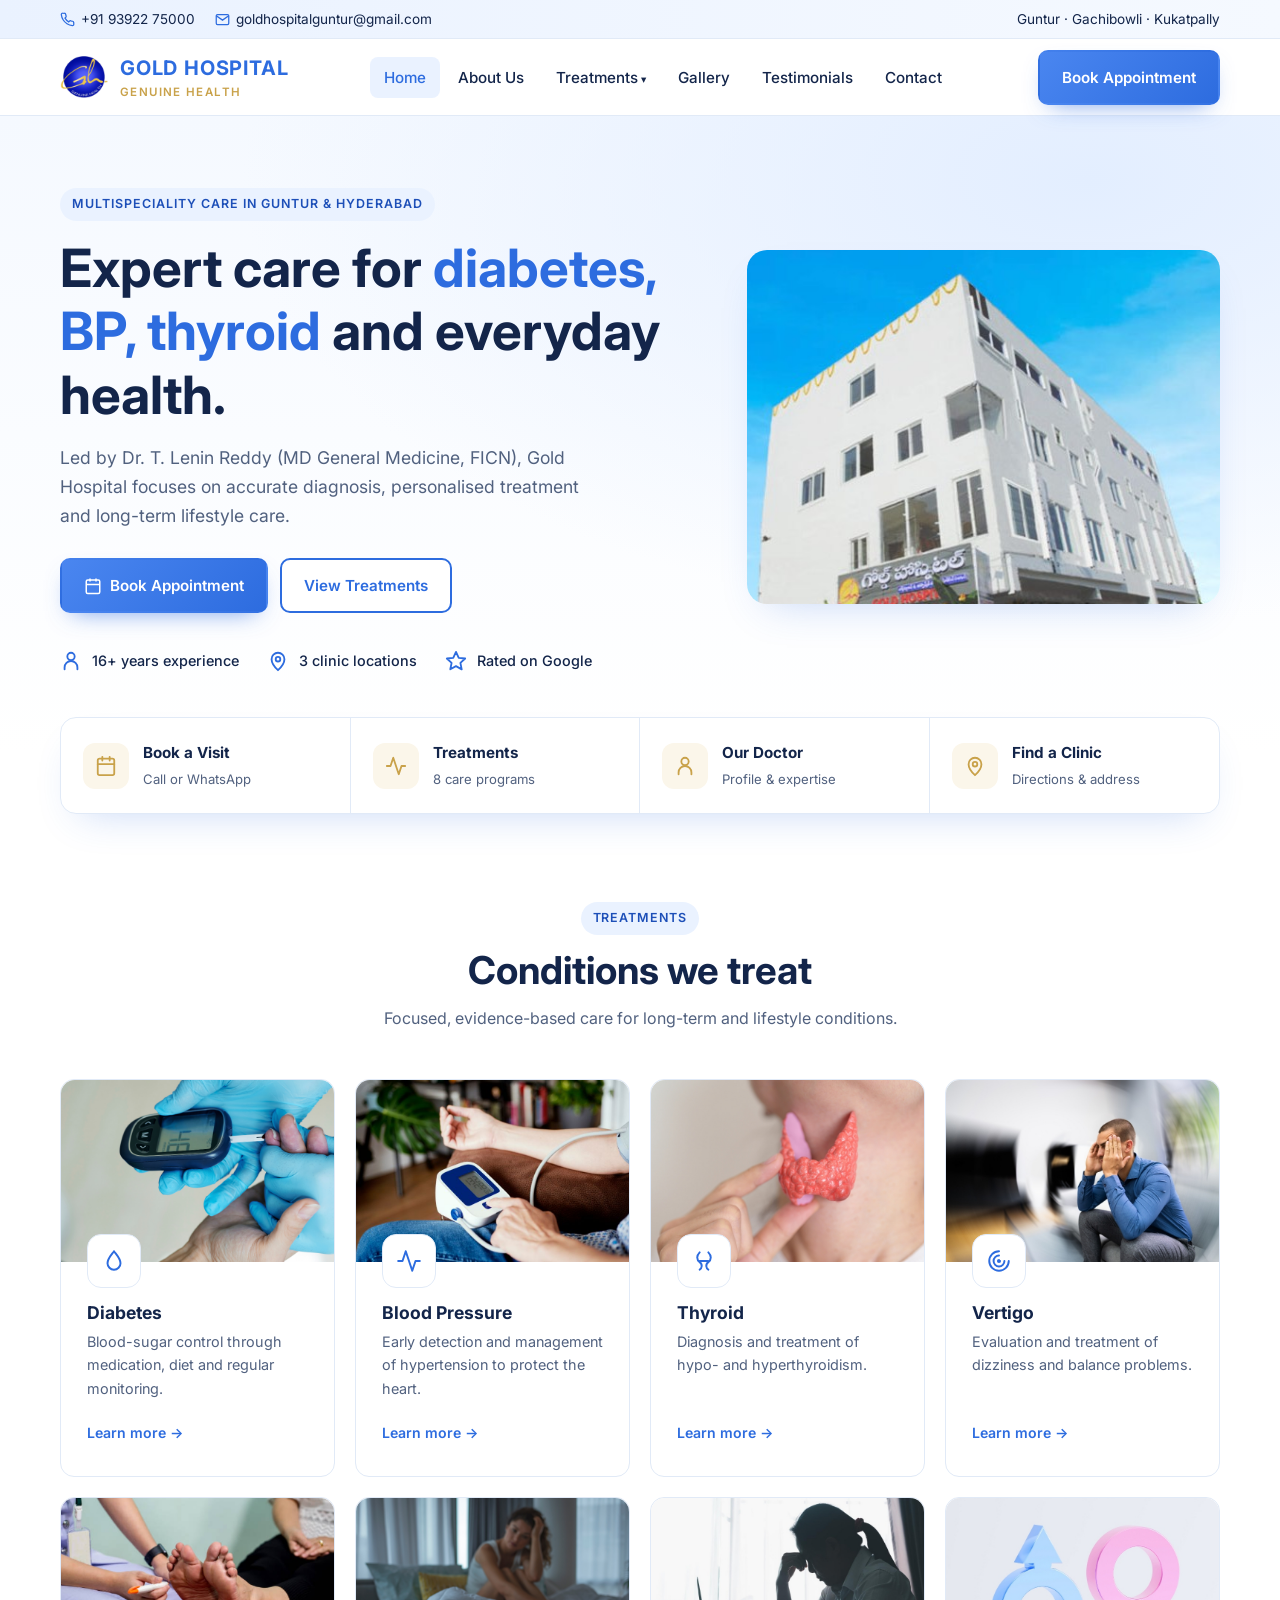
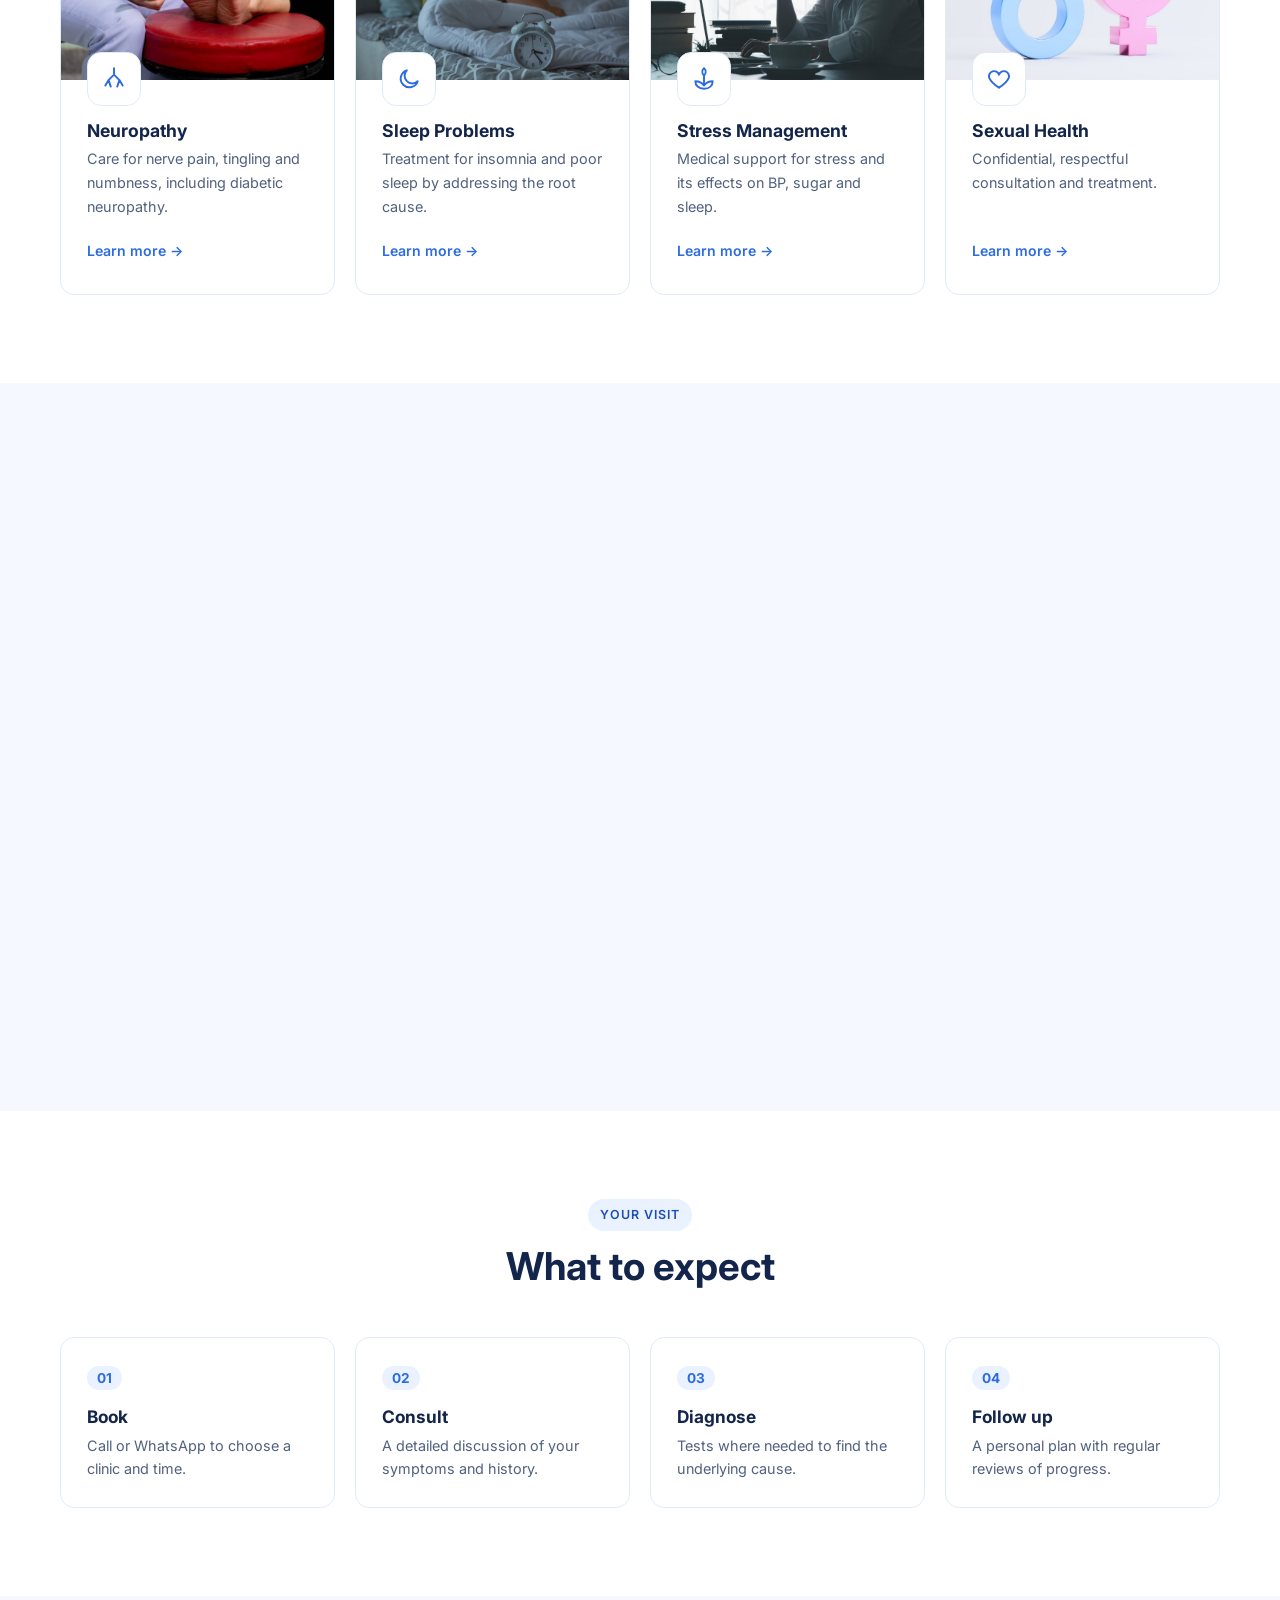
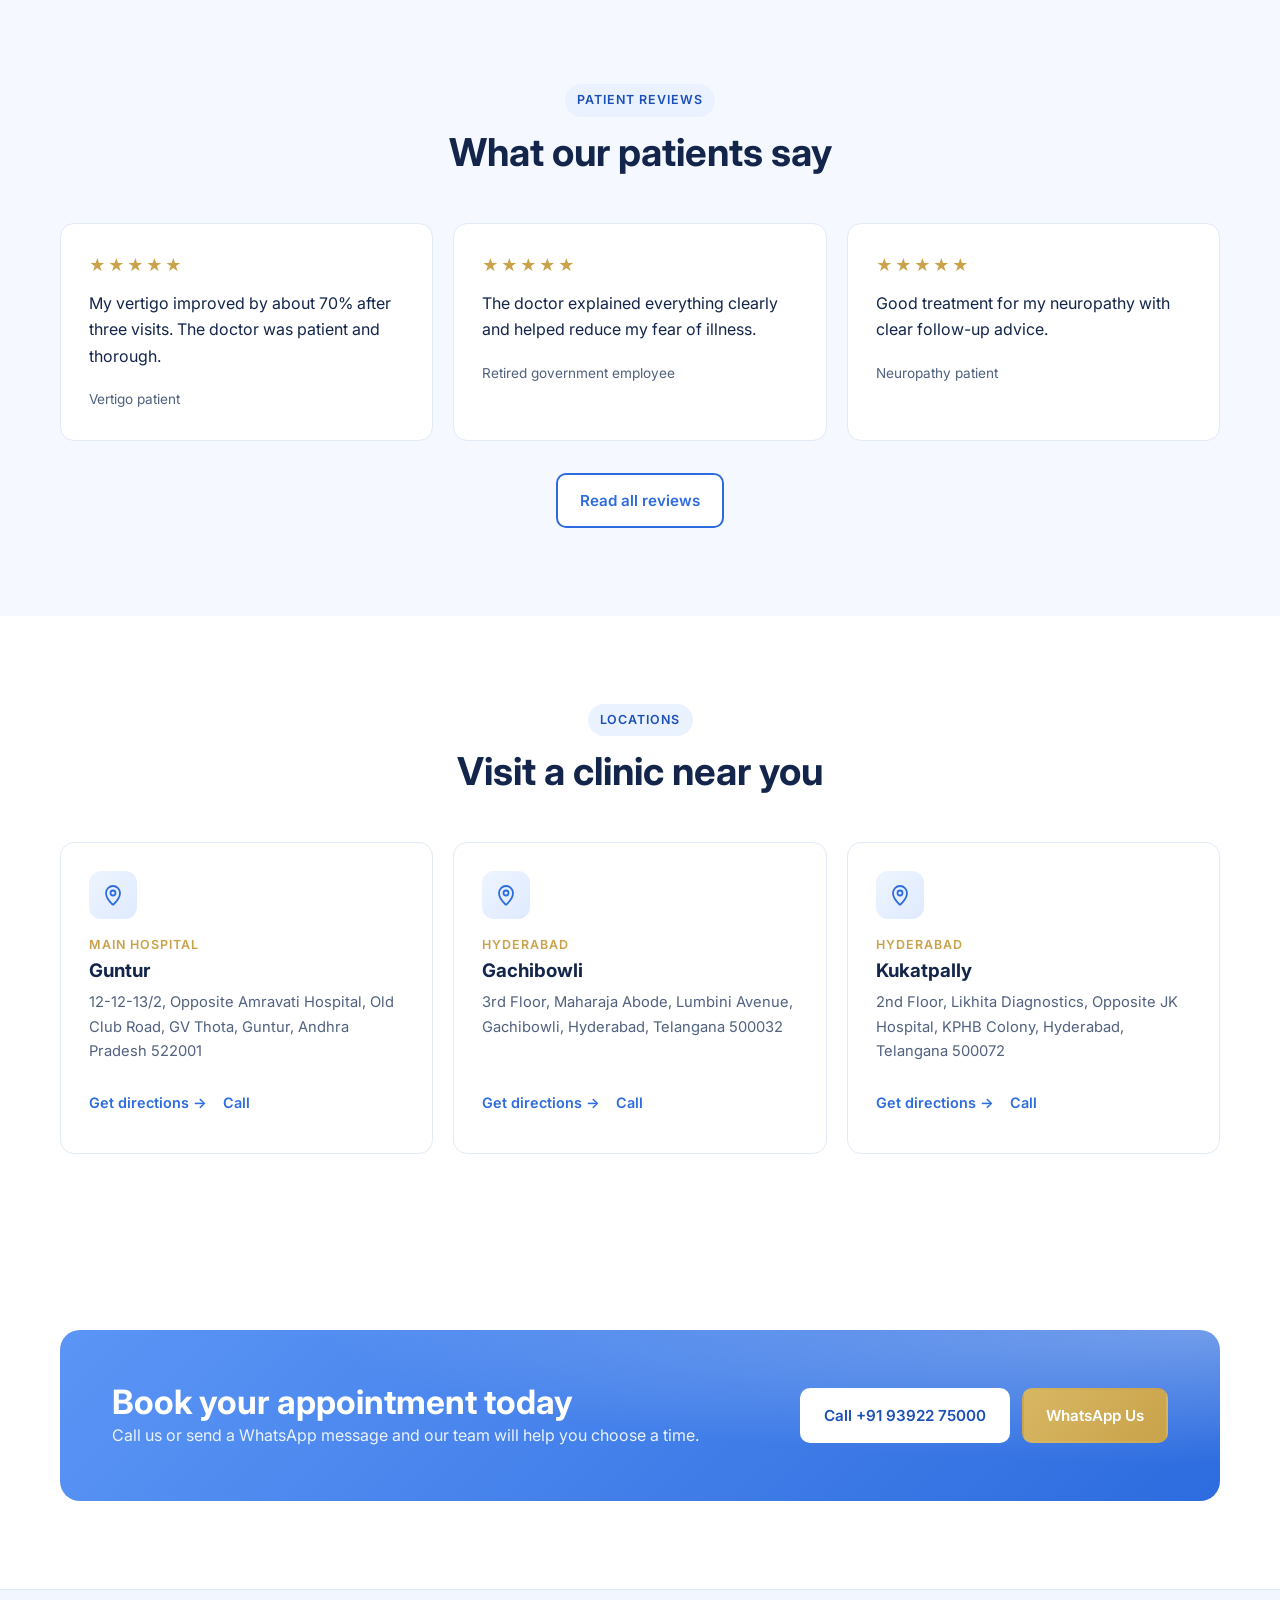
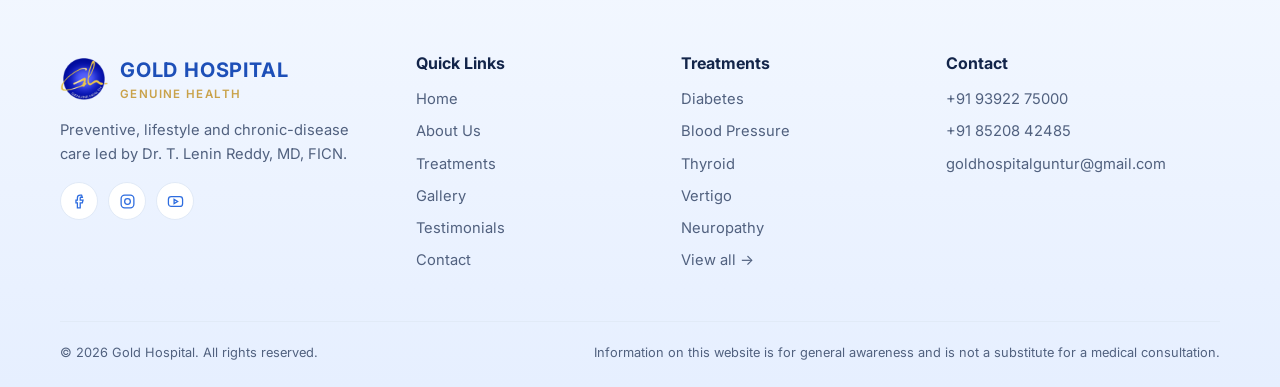
<file: index.html>
<!doctype html>
<html lang="en">
<head>
<meta charset="utf-8">
<meta name="viewport" content="width=device-width,initial-scale=1">
<title>Gold Hospital | Guntur &amp; Hyderabad</title>
<meta name="description" content="Gold Hospital: diabetes, BP, thyroid, vertigo, neuropathy and lifestyle care by Dr. T. Lenin Reddy in Guntur and Hyderabad.">
<link rel="icon" href="images/logo.png">
<link rel="preconnect" href="https://fonts.googleapis.com">
<link href="https://fonts.googleapis.com/css2?family=Inter:wght@400;500;600;700&display=swap" rel="stylesheet">
<link rel="stylesheet" href="assets/style.css">
</head>
<body>
<div class="topbar"><div class="wrap">
  <div style="display:flex;gap:20px;flex-wrap:wrap">
    <a href="tel:+919392275000"><svg viewBox="0 0 24 24" fill="none" stroke-width="2" ><path d="M22 16.9v3a2 2 0 0 1-2.2 2 19.8 19.8 0 0 1-8.6-3.1 19.5 19.5 0 0 1-6-6A19.8 19.8 0 0 1 2.1 4.2 2 2 0 0 1 4.1 2h3a2 2 0 0 1 2 1.7c.1.9.4 1.8.7 2.7a2 2 0 0 1-.5 2.1L8 9.8a16 16 0 0 0 6 6l1.3-1.3a2 2 0 0 1 2.1-.4c.9.3 1.8.6 2.7.7a2 2 0 0 1 1.7 2z"/></svg>+91 93922 75000</a>
    <a href="mailto:goldhospitalguntur@gmail.com" class="hide-sm"><svg viewBox="0 0 24 24" fill="none" stroke-width="2" ><rect x="2" y="4" width="20" height="16" rx="2"/><path d="m22 6-10 7L2 6"/></svg>goldhospitalguntur@gmail.com</a>
  </div>
  <span class="hide-sm">Guntur · Gachibowli · Kukatpally</span>
</div></div>
<header id="hdr"><div class="wrap">
  <a href="index.html" class="brand"><img src="images/logo.png" alt="Gold Hospital logo"><div><b>GOLD HOSPITAL</b><small>GENUINE HEALTH</small></div></a>
  <nav class="menu" id="menu"><a href="index.html" class="current">Home</a><a href="about.html">About Us</a><div class="dd"><a href="treatments.html">Treatments</a><button class="dd-btn" aria-label="Show treatments" aria-expanded="false"></button><div class="dd-menu"><a href="diabetes.html">Diabetes</a><a href="blood-pressure.html">Blood Pressure</a><a href="thyroid.html">Thyroid</a><a href="vertigo.html">Vertigo</a><a href="neuropathy.html">Neuropathy</a><a href="sleep-deprivation.html">Sleep Problems</a><a href="stress-management.html">Stress Management</a><a href="sexual-problems.html">Sexual Health</a></div></div><a href="gallery.html">Gallery</a><a href="testimonials.html">Testimonials</a><a href="contact.html">Contact</a></nav>
  <a href="contact.html" class="btn btn-primary">Book Appointment</a>
  <button class="burger" id="burger" aria-label="Open menu" aria-expanded="false"><span></span><span></span><span></span></button>
</div></header>
<main>
<section class="hero"><div class="wrap">
  <div>
    <span class="tag fade" style="--d:.05s">Multispeciality Care in Guntur &amp; Hyderabad</span>
    <h1 class="fade" style="--d:.15s">Expert care for <span>diabetes, BP, thyroid</span> and everyday health.</h1>
    <p class="fade" style="--d:.25s">Led by Dr. T. Lenin Reddy (MD General Medicine, FICN), Gold Hospital focuses on accurate diagnosis, personalised treatment and long-term lifestyle care.</p>
    <div class="actions fade" style="--d:.35s">
      <a href="contact.html" class="btn btn-primary"><svg viewBox="0 0 24 24" fill="none" stroke="currentColor" stroke-width="2"><rect x="3" y="4" width="18" height="18" rx="2"/><path d="M16 2v4M8 2v4M3 10h18"/></svg>Book Appointment</a>
      <a href="treatments.html" class="btn btn-outline">View Treatments</a>
    </div>
    <div class="trust fade" style="--d:.45s">
      <div><svg viewBox="0 0 24 24" fill="none" stroke-width="2" ><circle cx="12" cy="7" r="4"/><path d="M5 21v-2a7 7 0 0 1 14 0v2"/></svg>16+ years experience</div>
      <div><svg viewBox="0 0 24 24" fill="none" stroke-width="2" ><path d="M12 22s7-6.5 7-12a7 7 0 0 0-14 0c0 5.5 7 12 7 12z"/><circle cx="12" cy="10" r="2.5"/></svg>3 clinic locations</div>
      <div><svg viewBox="0 0 24 24" fill="none" stroke-width="2" ><path d="M12 2l3 6.5 7 .8-5.2 4.8 1.4 7L12 17.6 5.8 21l1.4-7L2 9.3l7-.8z"/></svg>Rated on Google</div>
    </div>
  </div>
  <div class="fade" style="--d:.3s"><img class="hero-img" src="images/Gold-Hospital-Building.jpeg" alt="Gold Hospital building"></div>
</div></section>

<div class="quick"><div class="wrap">
  <a href="contact.html"><div class="ic"><svg viewBox="0 0 24 24" fill="none" stroke-width="2" ><rect x="3" y="4" width="18" height="18" rx="2"/><path d="M16 2v4M8 2v4M3 10h18"/></svg></div><div><b>Book a Visit</b><span>Call or WhatsApp</span></div></a>
  <a href="treatments.html"><div class="ic"><svg viewBox="0 0 24 24" fill="none" stroke-width="2" ><path d="M22 12h-4l-3 9L9 3l-3 9H2"/></svg></div><div><b>Treatments</b><span>8 care programs</span></div></a>
  <a href="about.html"><div class="ic"><svg viewBox="0 0 24 24" fill="none" stroke-width="2" ><circle cx="12" cy="7" r="4"/><path d="M5 21v-2a7 7 0 0 1 14 0v2"/></svg></div><div><b>Our Doctor</b><span>Profile &amp; expertise</span></div></a>
  <a href="contact.html#locations"><div class="ic"><svg viewBox="0 0 24 24" fill="none" stroke-width="2" ><path d="M12 22s7-6.5 7-12a7 7 0 0 0-14 0c0 5.5 7 12 7 12z"/><circle cx="12" cy="10" r="2.5"/></svg></div><div><b>Find a Clinic</b><span>Directions &amp; address</span></div></a>
</div></div>

<section><div class="wrap">
  <div class="head fade"><span class="tag">Treatments</span><h2>Conditions we treat</h2><p>Focused, evidence-based care for long-term and lifestyle conditions.</p></div>
  <div class="services"><a class="svc fade" href="diabetes.html"><div class="svc-img"><img src="images/Endocrinology-Diabetes.png" alt="Diabetes treatment" loading="lazy"></div><div class="ic over"><svg viewBox="0 0 24 24"><path d="M12 3c3 4 6 7 6 11a6 6 0 0 1-12 0c0-4 3-7 6-11z"/></svg></div><h3>Diabetes</h3><p>Blood-sugar control through medication, diet and regular monitoring.</p><span class="more">Learn more →</span></a><a class="svc fade" href="blood-pressure.html"><div class="svc-img"><img src="images/Hypertension-High-BP-Wellness-Profile.jpg" alt="Blood Pressure treatment" loading="lazy"></div><div class="ic over"><svg viewBox="0 0 24 24"><path d="M22 12h-4l-3 9L9 3l-3 9H2"/></svg></div><h3>Blood Pressure</h3><p>Early detection and management of hypertension to protect the heart.</p><span class="more">Learn more →</span></a><a class="svc fade" href="thyroid.html"><div class="svc-img"><img src="images/thyroid-image.jpg" alt="Thyroid treatment" loading="lazy"></div><div class="ic over"><svg viewBox="0 0 24 24"><path d="M8 4c-3 3-3 7 0 9s2 6 0 7M16 4c3 3 3 7 0 9s-2 6 0 7M8 12h8"/></svg></div><h3>Thyroid</h3><p>Diagnosis and treatment of hypo- and hyperthyroidism.</p><span class="more">Learn more →</span></a><a class="svc fade" href="vertigo.html"><div class="svc-img"><img src="images/Vertigo.jpg" alt="Vertigo treatment" loading="lazy"></div><div class="ic over"><svg viewBox="0 0 24 24"><path d="M12 3a9 9 0 1 0 9 9M12 7a5 5 0 1 0 5 5M12 11a1 1 0 1 0 1 1"/></svg></div><h3>Vertigo</h3><p>Evaluation and treatment of dizziness and balance problems.</p><span class="more">Learn more →</span></a><a class="svc fade" href="neuropathy.html"><div class="svc-img"><img src="images/Neuropathy-Treatment-23.jpg" alt="Neuropathy treatment" loading="lazy"></div><div class="ic over"><svg viewBox="0 0 24 24"><path d="M12 2v6M12 8l-5 5M12 8l5 5M7 13l-3 5M7 13l2 6M17 13l3 5M17 13l-2 6"/></svg></div><h3>Neuropathy</h3><p>Care for nerve pain, tingling and numbness, including diabetic neuropathy.</p><span class="more">Learn more →</span></a><a class="svc fade" href="sleep-deprivation.html"><div class="svc-img"><img src="images/Sleep-Disorders.png" alt="Sleep Problems treatment" loading="lazy"></div><div class="ic over"><svg viewBox="0 0 24 24"><path d="M20 14A8 8 0 1 1 10 4a6 6 0 0 0 10 10z"/></svg></div><h3>Sleep Problems</h3><p>Treatment for insomnia and poor sleep by addressing the root cause.</p><span class="more">Learn more →</span></a><a class="svc fade" href="stress-management.html"><div class="svc-img"><img src="images/Stress-image.jpg" alt="Stress Management treatment" loading="lazy"></div><div class="ic over"><svg viewBox="0 0 24 24"><path d="M12 21c-5 0-8-3-8-7 3 0 6 1 8 4 2-3 5-4 8-4 0 4-3 7-8 7zM12 18V9M12 9c-2-2-2-5 0-7 2 2 2 5 0 7z"/></svg></div><h3>Stress Management</h3><p>Medical support for stress and its effects on BP, sugar and sleep.</p><span class="more">Learn more →</span></a><a class="svc fade" href="sexual-problems.html"><div class="svc-img"><img src="images/Sexual-Problems-image.jpg" alt="Sexual Health treatment" loading="lazy"></div><div class="ic over"><svg viewBox="0 0 24 24"><path d="M12 20s-7-4.4-9-9a4.5 4.5 0 0 1 9-3 4.5 4.5 0 0 1 9 3c-2 4.6-9 9-9 9z"/></svg></div><h3>Sexual Health</h3><p>Confidential, respectful consultation and treatment.</p><span class="more">Learn more →</span></a></div>
</div></section>

<section class="alt"><div class="wrap doc">
  <div class="doc-photo real fade"><img src="images/dr.lenin1_.jpg" alt="Dr. T. Lenin Reddy"><div class="badge"><b>Dr. T. Lenin Reddy</b><span>MD General Medicine, FICN</span></div></div>
  <div class="fade">
    <span class="tag">Our Doctor</span>
    <h2>Dr. T. Lenin Reddy</h2>
    <p>Dr. T. Lenin Reddy is a Consultant Physician with more than 16 years of experience in general medicine. He takes time to understand each patient's history and lifestyle, and combines early diagnosis with practical, long-term treatment plans.</p>
    <div class="checks"><div><svg viewBox="0 0 24 24" fill="none" stroke-width="2" stroke="#d9a43a"><circle cx="12" cy="12" r="10"/><path d="m8 12 3 3 5-6"/></svg>Diabetes &amp; hypertension</div><div><svg viewBox="0 0 24 24" fill="none" stroke-width="2" stroke="#d9a43a"><circle cx="12" cy="12" r="10"/><path d="m8 12 3 3 5-6"/></svg>Vertigo &amp; neuropathy</div><div><svg viewBox="0 0 24 24" fill="none" stroke-width="2" stroke="#d9a43a"><circle cx="12" cy="12" r="10"/><path d="m8 12 3 3 5-6"/></svg>Preventive &amp; lifestyle medicine</div><div><svg viewBox="0 0 24 24" fill="none" stroke-width="2" stroke="#d9a43a"><circle cx="12" cy="12" r="10"/><path d="m8 12 3 3 5-6"/></svg>Weight &amp; metabolic health</div></div>
    <a href="about.html" class="btn btn-primary">Learn more about us</a>
  </div>
</div></section>

<section><div class="wrap">
  <div class="head fade"><span class="tag">Your Visit</span><h2>What to expect</h2></div>
  <div class="process">
    <div class="step fade"><h4>Book</h4><p>Call or WhatsApp to choose a clinic and time.</p></div>
    <div class="step fade"><h4>Consult</h4><p>A detailed discussion of your symptoms and history.</p></div>
    <div class="step fade"><h4>Diagnose</h4><p>Tests where needed to find the underlying cause.</p></div>
    <div class="step fade"><h4>Follow up</h4><p>A personal plan with regular reviews of progress.</p></div>
  </div>
</div></section>

<section class="alt"><div class="wrap">
  <div class="head fade"><span class="tag">Patient Reviews</span><h2>What our patients say</h2></div>
  <div class="reviews"><div class="rev fade"><div class="stars">★★★★★</div><p>My vertigo improved by about 70% after three visits. The doctor was patient and thorough.</p><span>Vertigo patient</span></div><div class="rev fade"><div class="stars">★★★★★</div><p>The doctor explained everything clearly and helped reduce my fear of illness.</p><span>Retired government employee</span></div><div class="rev fade"><div class="stars">★★★★★</div><p>Good treatment for my neuropathy with clear follow-up advice.</p><span>Neuropathy patient</span></div></div>
  <div class="center fade"><a class="btn btn-outline" href="testimonials.html">Read all reviews</a></div>
</div></section>

<section><div class="wrap">
  <div class="head fade"><span class="tag">Locations</span><h2>Visit a clinic near you</h2></div>
  <div class="locs"><div class="loc fade"><div class="ic"><svg viewBox="0 0 24 24"><path d="M12 22s7-6.5 7-12a7 7 0 0 0-14 0c0 5.5 7 12 7 12z"/><circle cx="12" cy="10" r="2.5"/></svg></div><small>Main Hospital</small><h3>Guntur</h3><p>12-12-13/2, Opposite Amravati Hospital, Old Club Road, GV Thota, Guntur, Andhra Pradesh 522001</p><div class="links"><a href="https://maps.app.goo.gl/8vp49yUhH4xesyKYA" target="_blank" rel="noopener">Get directions →</a><a href="tel:+919392275000">Call</a></div></div><div class="loc fade"><div class="ic"><svg viewBox="0 0 24 24"><path d="M12 22s7-6.5 7-12a7 7 0 0 0-14 0c0 5.5 7 12 7 12z"/><circle cx="12" cy="10" r="2.5"/></svg></div><small>Hyderabad</small><h3>Gachibowli</h3><p>3rd Floor, Maharaja Abode, Lumbini Avenue, Gachibowli, Hyderabad, Telangana 500032</p><div class="links"><a href="https://maps.app.goo.gl/BS2TNJMsL8JmcVRh8" target="_blank" rel="noopener">Get directions →</a><a href="tel:+918520842485">Call</a></div></div><div class="loc fade"><div class="ic"><svg viewBox="0 0 24 24"><path d="M12 22s7-6.5 7-12a7 7 0 0 0-14 0c0 5.5 7 12 7 12z"/><circle cx="12" cy="10" r="2.5"/></svg></div><small>Hyderabad</small><h3>Kukatpally</h3><p>2nd Floor, Likhita Diagnostics, Opposite JK Hospital, KPHB Colony, Hyderabad, Telangana 500072</p><div class="links"><a href="https://maps.app.goo.gl/L6GABzcSboY91FHW7" target="_blank" rel="noopener">Get directions →</a><a href="tel:+918520842485">Call</a></div></div></div>
</div></section>
<div class="wrap" style="margin-top:88px"><div class="cta fade">
  <div><h2>Book your appointment today</h2><p>Call us or send a WhatsApp message and our team will help you choose a time.</p></div>
  <div class="actions"><a href="tel:+919392275000" class="btn btn-white">Call +91 93922 75000</a><a href="https://wa.me/919392275000" target="_blank" rel="noopener" class="btn btn-gold">WhatsApp Us</a></div>
</div></div>
</main>
<footer><div class="wrap">
  <div class="fgrid">
    <div><a href="index.html" class="brand" style="margin-bottom:14px"><img src="images/logo.png" alt=""><div><b>GOLD HOSPITAL</b><small>GENUINE HEALTH</small></div></a><p>Preventive, lifestyle and chronic-disease care led by Dr. T. Lenin Reddy, MD, FICN.</p>
      <div class="soc">
        <a href="https://www.facebook.com/goldhospitalguntur/" target="_blank" rel="noopener" aria-label="Facebook"><svg viewBox="0 0 24 24"><path d="M15 3h-2a4 4 0 0 0-4 4v3H7v4h2v7h4v-7h3l1-4h-4V7a1 1 0 0 1 1-1h2z"/></svg></a>
        <a href="https://www.instagram.com/goldhospital_guntur" target="_blank" rel="noopener" aria-label="Instagram"><svg viewBox="0 0 24 24"><rect x="3" y="3" width="18" height="18" rx="5"/><circle cx="12" cy="12" r="4"/></svg></a>
        <a href="https://www.youtube.com/channel/UC_iLjMo9iGosExm4Rg5Y2Zw/videos" target="_blank" rel="noopener" aria-label="YouTube"><svg viewBox="0 0 24 24"><rect x="2" y="5" width="20" height="14" rx="4"/><path d="M10 9l5 3-5 3z"/></svg></a>
      </div></div>
    <div><h4>Quick Links</h4><a href="index.html">Home</a><a href="about.html">About Us</a><a href="treatments.html">Treatments</a><a href="gallery.html">Gallery</a><a href="testimonials.html">Testimonials</a><a href="contact.html">Contact</a></div>
    <div><h4>Treatments</h4><a href="diabetes.html">Diabetes</a><a href="blood-pressure.html">Blood Pressure</a><a href="thyroid.html">Thyroid</a><a href="vertigo.html">Vertigo</a><a href="neuropathy.html">Neuropathy</a><a href="treatments.html">View all →</a></div>
    <div><h4>Contact</h4><a href="tel:+919392275000">+91 93922 75000</a><a href="tel:+918520842485">+91 85208 42485</a><a href="mailto:goldhospitalguntur@gmail.com">goldhospitalguntur@gmail.com</a></div>
  </div>
  <div class="legal"><span>© 2026 Gold Hospital. All rights reserved.</span><span>Information on this website is for general awareness and is not a substitute for a medical consultation.</span></div>
</div></footer>
<div class="mcall"><a href="tel:+919392275000" class="btn btn-primary">Call Now</a><a href="https://wa.me/919392275000" class="btn btn-gold" target="_blank" rel="noopener">WhatsApp</a></div>
<script src="assets/main.js"></script>
</body>
</html>
</file>
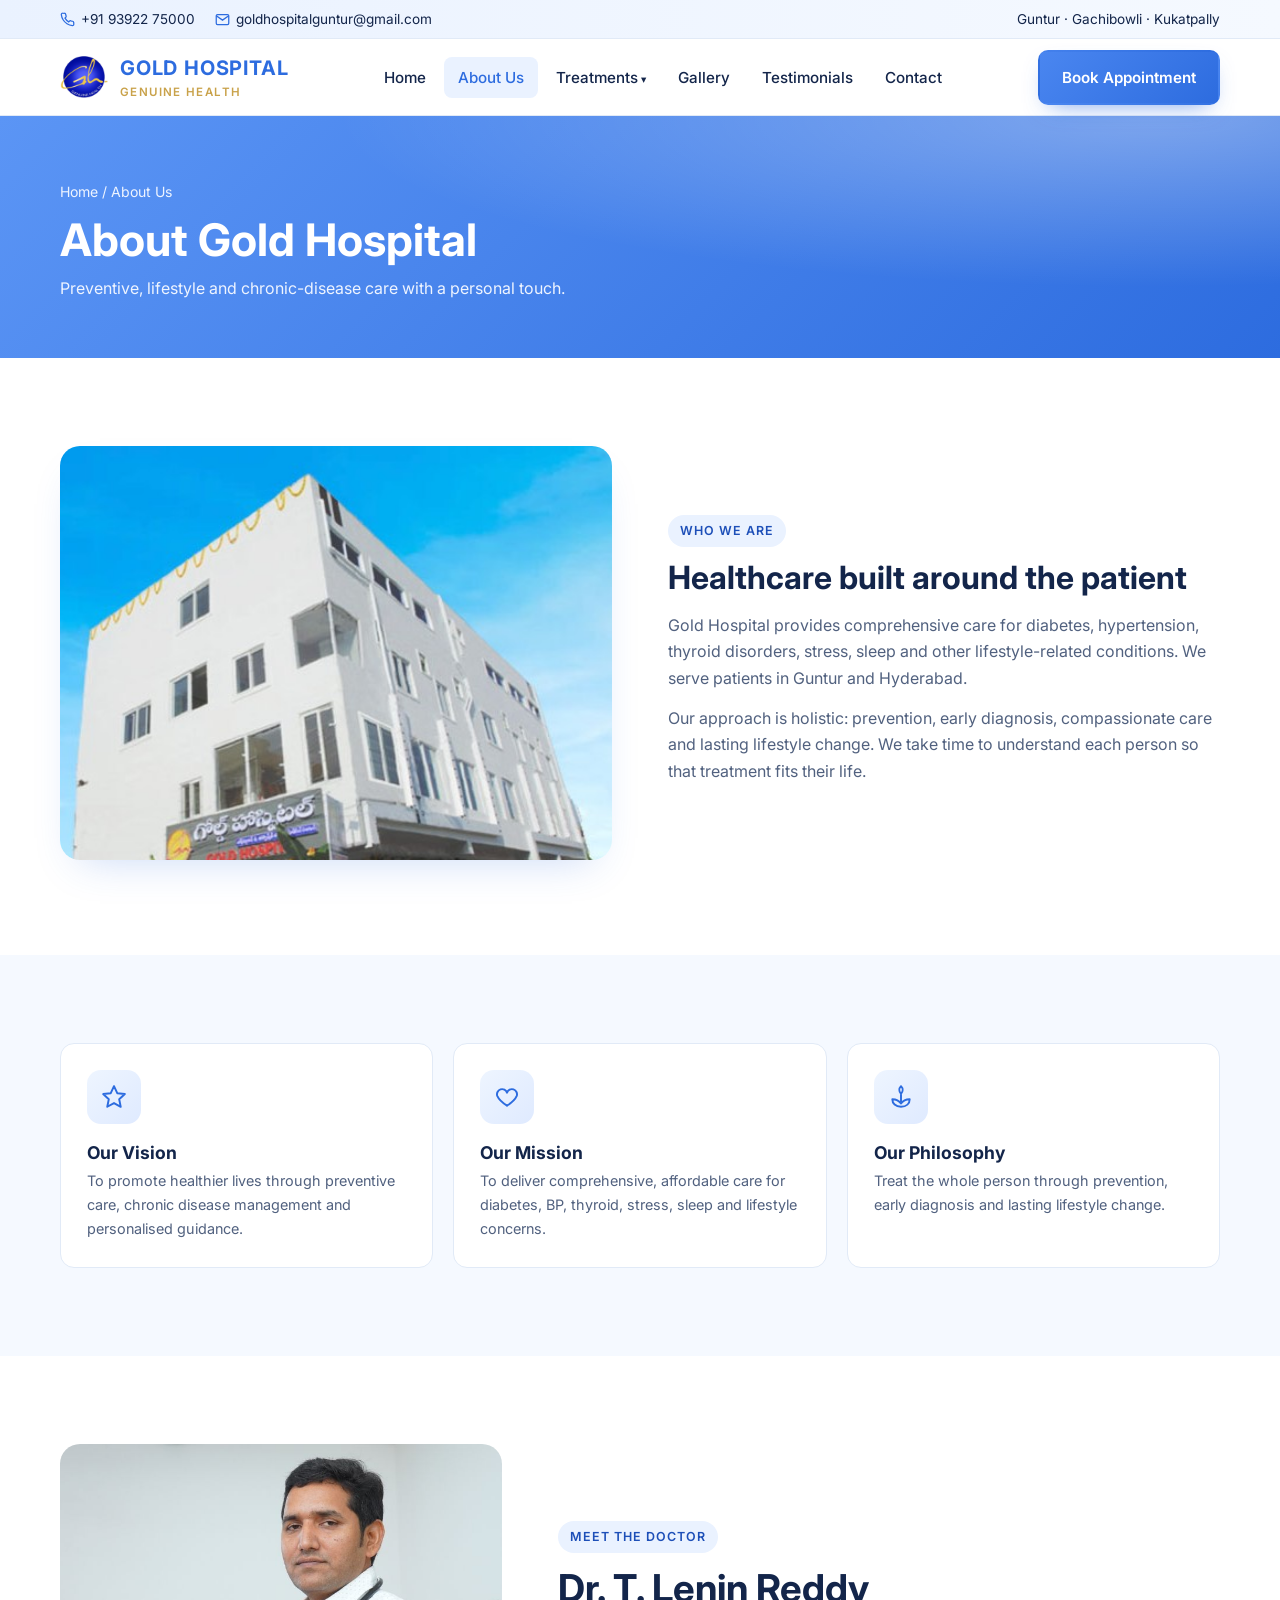
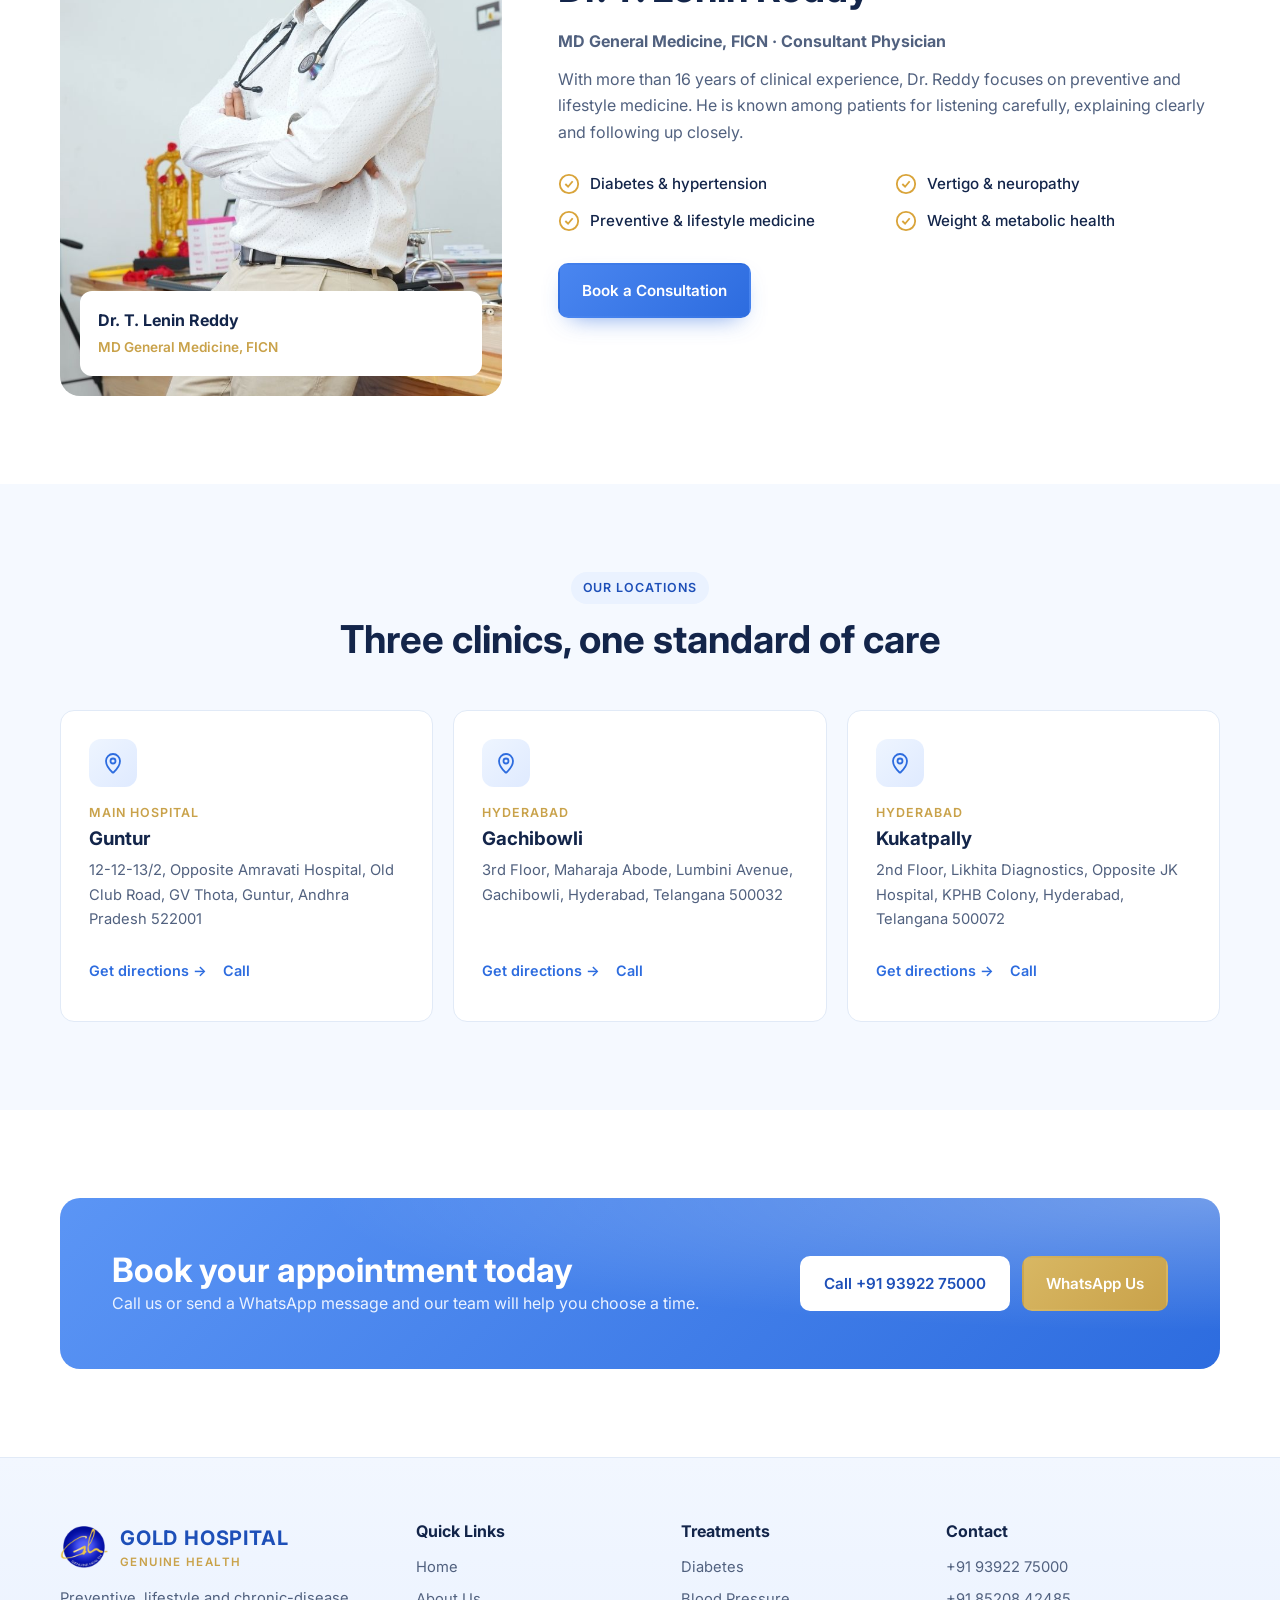
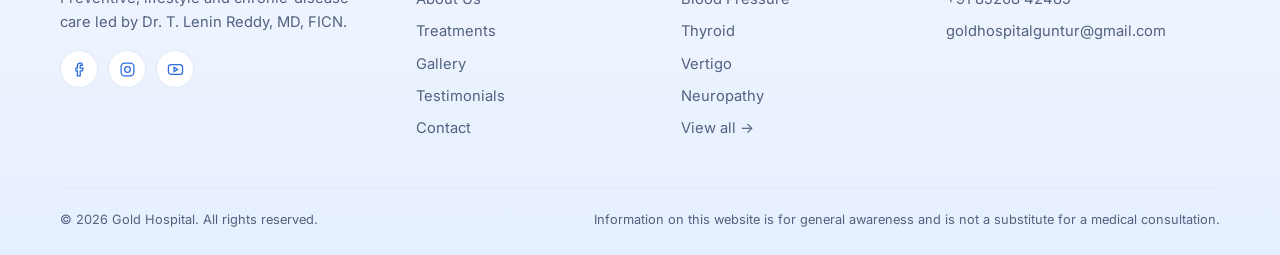
<file: about.html>
<!doctype html>
<html lang="en">
<head>
<meta charset="utf-8">
<meta name="viewport" content="width=device-width,initial-scale=1">
<title>About Us | Gold Hospital</title>
<meta name="description" content="About Gold Hospital and Dr. T. Lenin Reddy, MD, FICN.">
<link rel="icon" href="images/logo.png">
<link rel="preconnect" href="https://fonts.googleapis.com">
<link href="https://fonts.googleapis.com/css2?family=Inter:wght@400;500;600;700&display=swap" rel="stylesheet">
<link rel="stylesheet" href="assets/style.css">
</head>
<body>
<div class="topbar"><div class="wrap">
  <div style="display:flex;gap:20px;flex-wrap:wrap">
    <a href="tel:+919392275000"><svg viewBox="0 0 24 24" fill="none" stroke-width="2" ><path d="M22 16.9v3a2 2 0 0 1-2.2 2 19.8 19.8 0 0 1-8.6-3.1 19.5 19.5 0 0 1-6-6A19.8 19.8 0 0 1 2.1 4.2 2 2 0 0 1 4.1 2h3a2 2 0 0 1 2 1.7c.1.9.4 1.8.7 2.7a2 2 0 0 1-.5 2.1L8 9.8a16 16 0 0 0 6 6l1.3-1.3a2 2 0 0 1 2.1-.4c.9.3 1.8.6 2.7.7a2 2 0 0 1 1.7 2z"/></svg>+91 93922 75000</a>
    <a href="mailto:goldhospitalguntur@gmail.com" class="hide-sm"><svg viewBox="0 0 24 24" fill="none" stroke-width="2" ><rect x="2" y="4" width="20" height="16" rx="2"/><path d="m22 6-10 7L2 6"/></svg>goldhospitalguntur@gmail.com</a>
  </div>
  <span class="hide-sm">Guntur · Gachibowli · Kukatpally</span>
</div></div>
<header id="hdr"><div class="wrap">
  <a href="index.html" class="brand"><img src="images/logo.png" alt="Gold Hospital logo"><div><b>GOLD HOSPITAL</b><small>GENUINE HEALTH</small></div></a>
  <nav class="menu" id="menu"><a href="index.html">Home</a><a href="about.html" class="current">About Us</a><div class="dd"><a href="treatments.html">Treatments</a><button class="dd-btn" aria-label="Show treatments" aria-expanded="false"></button><div class="dd-menu"><a href="diabetes.html">Diabetes</a><a href="blood-pressure.html">Blood Pressure</a><a href="thyroid.html">Thyroid</a><a href="vertigo.html">Vertigo</a><a href="neuropathy.html">Neuropathy</a><a href="sleep-deprivation.html">Sleep Problems</a><a href="stress-management.html">Stress Management</a><a href="sexual-problems.html">Sexual Health</a></div></div><a href="gallery.html">Gallery</a><a href="testimonials.html">Testimonials</a><a href="contact.html">Contact</a></nav>
  <a href="contact.html" class="btn btn-primary">Book Appointment</a>
  <button class="burger" id="burger" aria-label="Open menu" aria-expanded="false"><span></span><span></span><span></span></button>
</div></header>
<main>
<section class="page-hero"><div class="wrap">
  <div class="crumbs"><a href="index.html">Home</a> / About Us</div>
  <h1>About Gold Hospital</h1><p>Preventive, lifestyle and chronic-disease care with a personal touch.</p>
</div></section>
<section><div class="wrap split">
  <div class="fade"><img class="hero-img" src="images/Gold-Hospital-Building.jpeg" alt="Gold Hospital building"></div>
  <div class="prose fade">
    <span class="tag">Who we are</span>
    <h2 style="margin-top:12px">Healthcare built around the patient</h2>
    <p>Gold Hospital provides comprehensive care for diabetes, hypertension, thyroid disorders, stress, sleep and other lifestyle-related conditions. We serve patients in Guntur and Hyderabad.</p>
    <p>Our approach is holistic: prevention, early diagnosis, compassionate care and lasting lifestyle change. We take time to understand each person so that treatment fits their life.</p>
  </div>
</div></section>

<section class="alt"><div class="wrap">
  <div class="services three">
    <div class="svc fade"><div class="ic"><svg viewBox="0 0 24 24"><path d="M12 2l3 6.5 7 .8-5.2 4.8 1.4 7L12 17.6 5.8 21l1.4-7L2 9.3l7-.8z"/></svg></div><h3>Our Vision</h3><p>To promote healthier lives through preventive care, chronic disease management and personalised guidance.</p></div>
    <div class="svc fade"><div class="ic"><svg viewBox="0 0 24 24"><path d="M12 20s-7-4.4-9-9a4.5 4.5 0 0 1 9-3 4.5 4.5 0 0 1 9 3c-2 4.6-9 9-9 9z"/></svg></div><h3>Our Mission</h3><p>To deliver comprehensive, affordable care for diabetes, BP, thyroid, stress, sleep and lifestyle concerns.</p></div>
    <div class="svc fade"><div class="ic"><svg viewBox="0 0 24 24"><path d="M12 21c-5 0-8-3-8-7 3 0 6 1 8 4 2-3 5-4 8-4 0 4-3 7-8 7zM12 18V9M12 9c-2-2-2-5 0-7 2 2 2 5 0 7z"/></svg></div><h3>Our Philosophy</h3><p>Treat the whole person through prevention, early diagnosis and lasting lifestyle change.</p></div>
  </div>
</div></section>

<section><div class="wrap doc">
  <div class="doc-photo real fade"><img src="images/dr.lenin1_.jpg" alt="Dr. T. Lenin Reddy"><div class="badge"><b>Dr. T. Lenin Reddy</b><span>MD General Medicine, FICN</span></div></div>
  <div class="fade">
    <span class="tag">Meet the Doctor</span>
    <h2>Dr. T. Lenin Reddy</h2>
    <p><b>MD General Medicine, FICN · Consultant Physician</b></p>
    <p style="margin-top:12px">With more than 16 years of clinical experience, Dr. Reddy focuses on preventive and lifestyle medicine. He is known among patients for listening carefully, explaining clearly and following up closely.</p>
    <div class="checks"><div><svg viewBox="0 0 24 24" fill="none" stroke-width="2" stroke="#d9a43a"><circle cx="12" cy="12" r="10"/><path d="m8 12 3 3 5-6"/></svg>Diabetes &amp; hypertension</div><div><svg viewBox="0 0 24 24" fill="none" stroke-width="2" stroke="#d9a43a"><circle cx="12" cy="12" r="10"/><path d="m8 12 3 3 5-6"/></svg>Vertigo &amp; neuropathy</div><div><svg viewBox="0 0 24 24" fill="none" stroke-width="2" stroke="#d9a43a"><circle cx="12" cy="12" r="10"/><path d="m8 12 3 3 5-6"/></svg>Preventive &amp; lifestyle medicine</div><div><svg viewBox="0 0 24 24" fill="none" stroke-width="2" stroke="#d9a43a"><circle cx="12" cy="12" r="10"/><path d="m8 12 3 3 5-6"/></svg>Weight &amp; metabolic health</div></div>
    <a href="contact.html" class="btn btn-primary">Book a Consultation</a>
  </div>
</div></section>

<section class="alt"><div class="wrap">
  <div class="head fade"><span class="tag">Our Locations</span><h2>Three clinics, one standard of care</h2></div>
  <div class="locs"><div class="loc fade"><div class="ic"><svg viewBox="0 0 24 24"><path d="M12 22s7-6.5 7-12a7 7 0 0 0-14 0c0 5.5 7 12 7 12z"/><circle cx="12" cy="10" r="2.5"/></svg></div><small>Main Hospital</small><h3>Guntur</h3><p>12-12-13/2, Opposite Amravati Hospital, Old Club Road, GV Thota, Guntur, Andhra Pradesh 522001</p><div class="links"><a href="https://maps.app.goo.gl/8vp49yUhH4xesyKYA" target="_blank" rel="noopener">Get directions →</a><a href="tel:+919392275000">Call</a></div></div><div class="loc fade"><div class="ic"><svg viewBox="0 0 24 24"><path d="M12 22s7-6.5 7-12a7 7 0 0 0-14 0c0 5.5 7 12 7 12z"/><circle cx="12" cy="10" r="2.5"/></svg></div><small>Hyderabad</small><h3>Gachibowli</h3><p>3rd Floor, Maharaja Abode, Lumbini Avenue, Gachibowli, Hyderabad, Telangana 500032</p><div class="links"><a href="https://maps.app.goo.gl/BS2TNJMsL8JmcVRh8" target="_blank" rel="noopener">Get directions →</a><a href="tel:+918520842485">Call</a></div></div><div class="loc fade"><div class="ic"><svg viewBox="0 0 24 24"><path d="M12 22s7-6.5 7-12a7 7 0 0 0-14 0c0 5.5 7 12 7 12z"/><circle cx="12" cy="10" r="2.5"/></svg></div><small>Hyderabad</small><h3>Kukatpally</h3><p>2nd Floor, Likhita Diagnostics, Opposite JK Hospital, KPHB Colony, Hyderabad, Telangana 500072</p><div class="links"><a href="https://maps.app.goo.gl/L6GABzcSboY91FHW7" target="_blank" rel="noopener">Get directions →</a><a href="tel:+918520842485">Call</a></div></div></div>
</div></section>
<div class="wrap" style="margin-top:88px"><div class="cta fade">
  <div><h2>Book your appointment today</h2><p>Call us or send a WhatsApp message and our team will help you choose a time.</p></div>
  <div class="actions"><a href="tel:+919392275000" class="btn btn-white">Call +91 93922 75000</a><a href="https://wa.me/919392275000" target="_blank" rel="noopener" class="btn btn-gold">WhatsApp Us</a></div>
</div></div>
</main>
<footer><div class="wrap">
  <div class="fgrid">
    <div><a href="index.html" class="brand" style="margin-bottom:14px"><img src="images/logo.png" alt=""><div><b>GOLD HOSPITAL</b><small>GENUINE HEALTH</small></div></a><p>Preventive, lifestyle and chronic-disease care led by Dr. T. Lenin Reddy, MD, FICN.</p>
      <div class="soc">
        <a href="https://www.facebook.com/goldhospitalguntur/" target="_blank" rel="noopener" aria-label="Facebook"><svg viewBox="0 0 24 24"><path d="M15 3h-2a4 4 0 0 0-4 4v3H7v4h2v7h4v-7h3l1-4h-4V7a1 1 0 0 1 1-1h2z"/></svg></a>
        <a href="https://www.instagram.com/goldhospital_guntur" target="_blank" rel="noopener" aria-label="Instagram"><svg viewBox="0 0 24 24"><rect x="3" y="3" width="18" height="18" rx="5"/><circle cx="12" cy="12" r="4"/></svg></a>
        <a href="https://www.youtube.com/channel/UC_iLjMo9iGosExm4Rg5Y2Zw/videos" target="_blank" rel="noopener" aria-label="YouTube"><svg viewBox="0 0 24 24"><rect x="2" y="5" width="20" height="14" rx="4"/><path d="M10 9l5 3-5 3z"/></svg></a>
      </div></div>
    <div><h4>Quick Links</h4><a href="index.html">Home</a><a href="about.html">About Us</a><a href="treatments.html">Treatments</a><a href="gallery.html">Gallery</a><a href="testimonials.html">Testimonials</a><a href="contact.html">Contact</a></div>
    <div><h4>Treatments</h4><a href="diabetes.html">Diabetes</a><a href="blood-pressure.html">Blood Pressure</a><a href="thyroid.html">Thyroid</a><a href="vertigo.html">Vertigo</a><a href="neuropathy.html">Neuropathy</a><a href="treatments.html">View all →</a></div>
    <div><h4>Contact</h4><a href="tel:+919392275000">+91 93922 75000</a><a href="tel:+918520842485">+91 85208 42485</a><a href="mailto:goldhospitalguntur@gmail.com">goldhospitalguntur@gmail.com</a></div>
  </div>
  <div class="legal"><span>© 2026 Gold Hospital. All rights reserved.</span><span>Information on this website is for general awareness and is not a substitute for a medical consultation.</span></div>
</div></footer>
<div class="mcall"><a href="tel:+919392275000" class="btn btn-primary">Call Now</a><a href="https://wa.me/919392275000" class="btn btn-gold" target="_blank" rel="noopener">WhatsApp</a></div>
<script src="assets/main.js"></script>
</body>
</html>
</file>
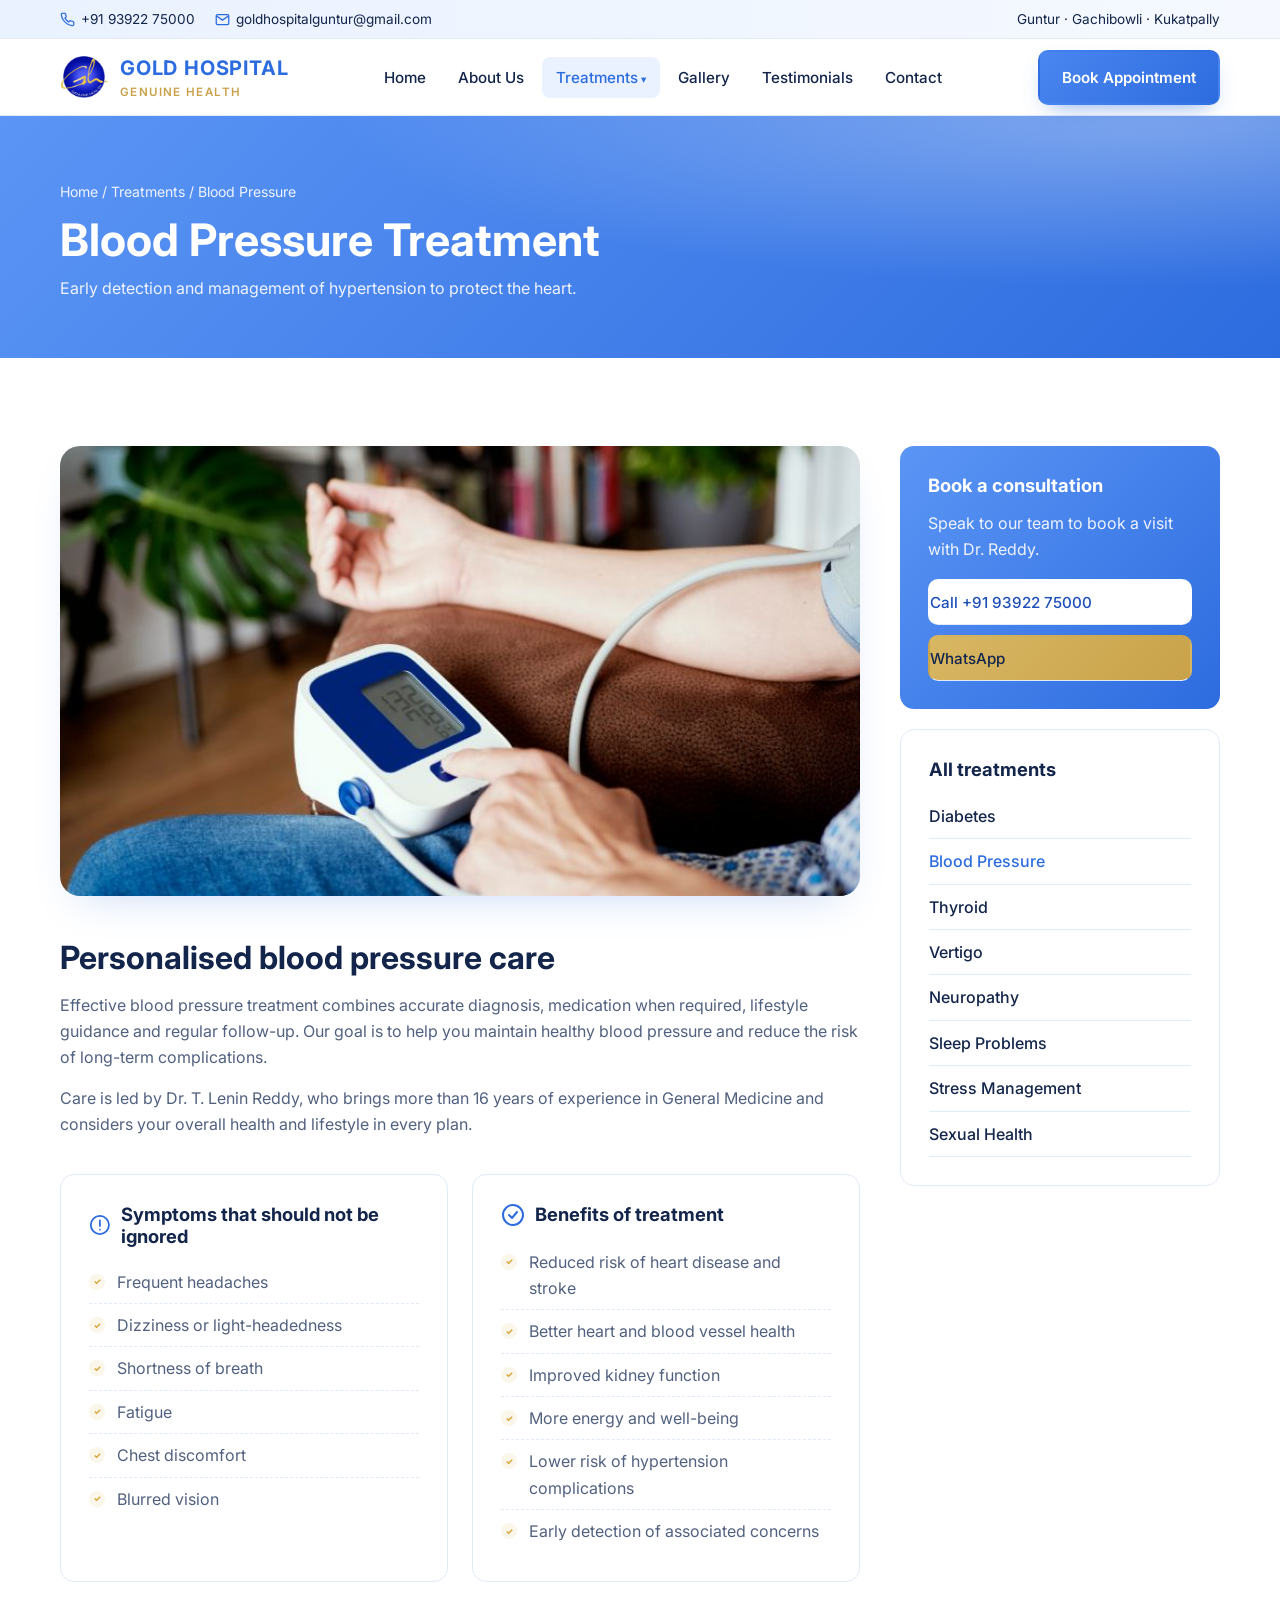
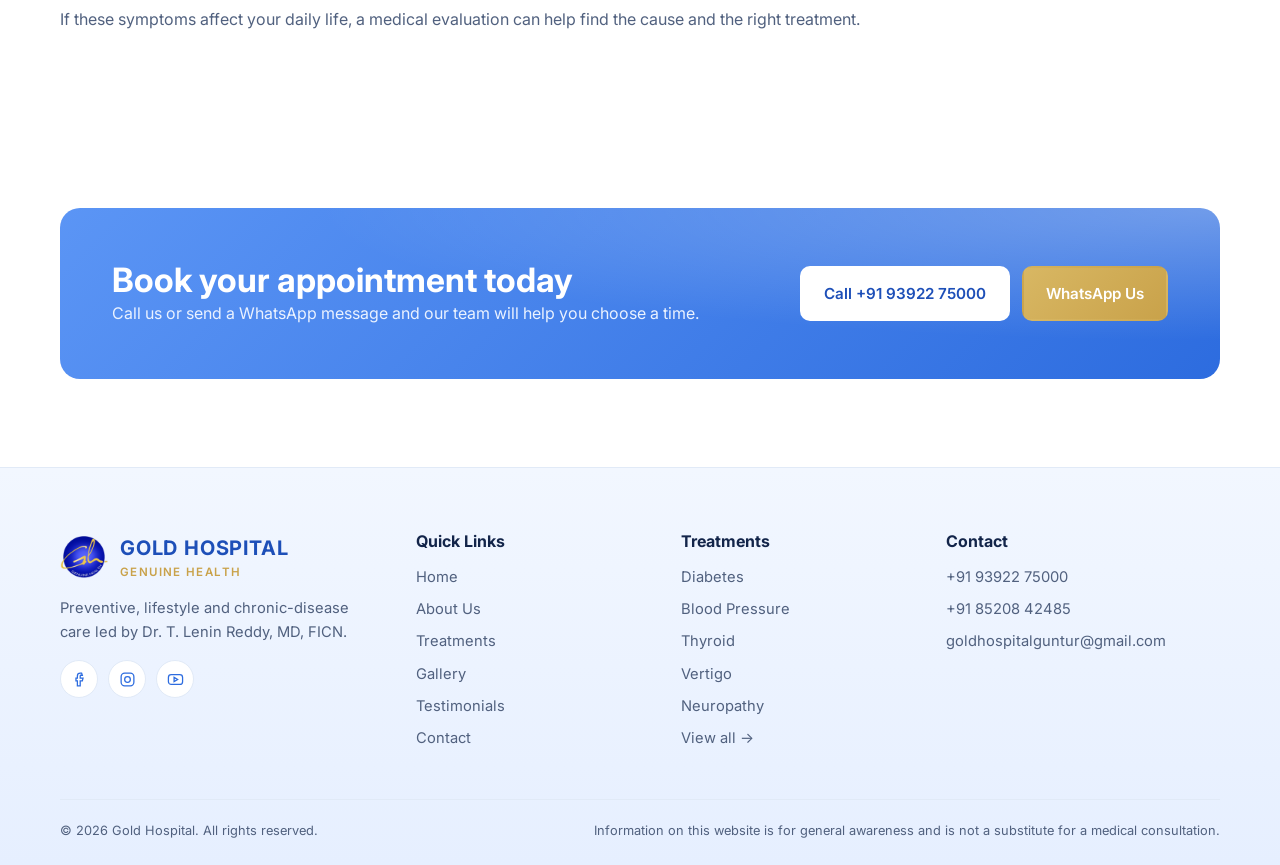
<file: blood-pressure.html>
<!doctype html>
<html lang="en">
<head>
<meta charset="utf-8">
<meta name="viewport" content="width=device-width,initial-scale=1">
<title>Blood Pressure Treatment in Guntur | Gold Hospital</title>
<meta name="description" content="Blood Pressure treatment at Gold Hospital by Dr. T. Lenin Reddy. Early detection and management of hypertension to protect the heart.">
<link rel="icon" href="images/logo.png">
<link rel="preconnect" href="https://fonts.googleapis.com">
<link href="https://fonts.googleapis.com/css2?family=Inter:wght@400;500;600;700&display=swap" rel="stylesheet">
<link rel="stylesheet" href="assets/style.css">
</head>
<body>
<div class="topbar"><div class="wrap">
  <div style="display:flex;gap:20px;flex-wrap:wrap">
    <a href="tel:+919392275000"><svg viewBox="0 0 24 24" fill="none" stroke-width="2" ><path d="M22 16.9v3a2 2 0 0 1-2.2 2 19.8 19.8 0 0 1-8.6-3.1 19.5 19.5 0 0 1-6-6A19.8 19.8 0 0 1 2.1 4.2 2 2 0 0 1 4.1 2h3a2 2 0 0 1 2 1.7c.1.9.4 1.8.7 2.7a2 2 0 0 1-.5 2.1L8 9.8a16 16 0 0 0 6 6l1.3-1.3a2 2 0 0 1 2.1-.4c.9.3 1.8.6 2.7.7a2 2 0 0 1 1.7 2z"/></svg>+91 93922 75000</a>
    <a href="mailto:goldhospitalguntur@gmail.com" class="hide-sm"><svg viewBox="0 0 24 24" fill="none" stroke-width="2" ><rect x="2" y="4" width="20" height="16" rx="2"/><path d="m22 6-10 7L2 6"/></svg>goldhospitalguntur@gmail.com</a>
  </div>
  <span class="hide-sm">Guntur · Gachibowli · Kukatpally</span>
</div></div>
<header id="hdr"><div class="wrap">
  <a href="index.html" class="brand"><img src="images/logo.png" alt="Gold Hospital logo"><div><b>GOLD HOSPITAL</b><small>GENUINE HEALTH</small></div></a>
  <nav class="menu" id="menu"><a href="index.html">Home</a><a href="about.html">About Us</a><div class="dd"><a href="treatments.html" class="current">Treatments</a><button class="dd-btn" aria-label="Show treatments" aria-expanded="false"></button><div class="dd-menu"><a href="diabetes.html">Diabetes</a><a href="blood-pressure.html">Blood Pressure</a><a href="thyroid.html">Thyroid</a><a href="vertigo.html">Vertigo</a><a href="neuropathy.html">Neuropathy</a><a href="sleep-deprivation.html">Sleep Problems</a><a href="stress-management.html">Stress Management</a><a href="sexual-problems.html">Sexual Health</a></div></div><a href="gallery.html">Gallery</a><a href="testimonials.html">Testimonials</a><a href="contact.html">Contact</a></nav>
  <a href="contact.html" class="btn btn-primary">Book Appointment</a>
  <button class="burger" id="burger" aria-label="Open menu" aria-expanded="false"><span></span><span></span><span></span></button>
</div></header>
<main>
<section class="page-hero"><div class="wrap">
  <div class="crumbs"><a href="index.html">Home</a> / <a href="treatments.html">Treatments</a> / Blood Pressure</div>
  <h1>Blood Pressure Treatment</h1><p>Early detection and management of hypertension to protect the heart.</p>
</div></section>
<section><div class="wrap layout">
  <div>
    <img class="hero-img fade" src="images/Hypertension-High-BP-Wellness-Profile.jpg" alt="Blood Pressure treatment at Gold Hospital" style="aspect-ratio:16/9">
    <div class="prose fade" style="margin:36px 0">
      <h2>Personalised blood pressure care</h2>
      <p>Effective blood pressure treatment combines accurate diagnosis, medication when required, lifestyle guidance and regular follow-up. Our goal is to help you maintain healthy blood pressure and reduce the risk of long-term complications.</p>
      <p>Care is led by Dr. T. Lenin Reddy, who brings more than 16 years of experience in General Medicine and considers your overall health and lifestyle in every plan.</p>
    </div>
    <div class="two-lists">
      <div class="box fade"><h3><svg viewBox="0 0 24 24" fill="none" stroke-width="2" ><circle cx="12" cy="12" r="10"/><path d="M12 7v6M12 17h.01"/></svg>Symptoms that should not be ignored</h3><ul><li>Frequent headaches</li><li>Dizziness or light-headedness</li><li>Shortness of breath</li><li>Fatigue</li><li>Chest discomfort</li><li>Blurred vision</li></ul></div>
      <div class="box fade"><h3><svg viewBox="0 0 24 24" fill="none" stroke-width="2" ><circle cx="12" cy="12" r="10"/><path d="m8 12 3 3 5-6"/></svg>Benefits of treatment</h3><ul><li>Reduced risk of heart disease and stroke</li><li>Better heart and blood vessel health</li><li>Improved kidney function</li><li>More energy and well-being</li><li>Lower risk of hypertension complications</li><li>Early detection of associated concerns</li></ul></div>
    </div>
    <p class="fade" style="margin-top:24px">If these symptoms affect your daily life, a medical evaluation can help find the cause and the right treatment.</p>
  </div>
  <aside class="side">
    <div class="box book fade"><h3>Book a consultation</h3><p>Speak to our team to book a visit with Dr. Reddy.</p><a href="tel:+919392275000" class="btn btn-white">Call +91 93922 75000</a><a href="https://wa.me/919392275000" target="_blank" rel="noopener" class="btn btn-gold">WhatsApp</a></div>
    <div class="box fade"><h3>All treatments</h3><a href="diabetes.html">Diabetes</a><a href="blood-pressure.html" class="current">Blood Pressure</a><a href="thyroid.html">Thyroid</a><a href="vertigo.html">Vertigo</a><a href="neuropathy.html">Neuropathy</a><a href="sleep-deprivation.html">Sleep Problems</a><a href="stress-management.html">Stress Management</a><a href="sexual-problems.html">Sexual Health</a></div>
  </aside>
</div></section>
<div class="wrap" style="margin-top:88px"><div class="cta fade">
  <div><h2>Book your appointment today</h2><p>Call us or send a WhatsApp message and our team will help you choose a time.</p></div>
  <div class="actions"><a href="tel:+919392275000" class="btn btn-white">Call +91 93922 75000</a><a href="https://wa.me/919392275000" target="_blank" rel="noopener" class="btn btn-gold">WhatsApp Us</a></div>
</div></div>
</main>
<footer><div class="wrap">
  <div class="fgrid">
    <div><a href="index.html" class="brand" style="margin-bottom:14px"><img src="images/logo.png" alt=""><div><b>GOLD HOSPITAL</b><small>GENUINE HEALTH</small></div></a><p>Preventive, lifestyle and chronic-disease care led by Dr. T. Lenin Reddy, MD, FICN.</p>
      <div class="soc">
        <a href="https://www.facebook.com/goldhospitalguntur/" target="_blank" rel="noopener" aria-label="Facebook"><svg viewBox="0 0 24 24"><path d="M15 3h-2a4 4 0 0 0-4 4v3H7v4h2v7h4v-7h3l1-4h-4V7a1 1 0 0 1 1-1h2z"/></svg></a>
        <a href="https://www.instagram.com/goldhospital_guntur" target="_blank" rel="noopener" aria-label="Instagram"><svg viewBox="0 0 24 24"><rect x="3" y="3" width="18" height="18" rx="5"/><circle cx="12" cy="12" r="4"/></svg></a>
        <a href="https://www.youtube.com/channel/UC_iLjMo9iGosExm4Rg5Y2Zw/videos" target="_blank" rel="noopener" aria-label="YouTube"><svg viewBox="0 0 24 24"><rect x="2" y="5" width="20" height="14" rx="4"/><path d="M10 9l5 3-5 3z"/></svg></a>
      </div></div>
    <div><h4>Quick Links</h4><a href="index.html">Home</a><a href="about.html">About Us</a><a href="treatments.html">Treatments</a><a href="gallery.html">Gallery</a><a href="testimonials.html">Testimonials</a><a href="contact.html">Contact</a></div>
    <div><h4>Treatments</h4><a href="diabetes.html">Diabetes</a><a href="blood-pressure.html">Blood Pressure</a><a href="thyroid.html">Thyroid</a><a href="vertigo.html">Vertigo</a><a href="neuropathy.html">Neuropathy</a><a href="treatments.html">View all →</a></div>
    <div><h4>Contact</h4><a href="tel:+919392275000">+91 93922 75000</a><a href="tel:+918520842485">+91 85208 42485</a><a href="mailto:goldhospitalguntur@gmail.com">goldhospitalguntur@gmail.com</a></div>
  </div>
  <div class="legal"><span>© 2026 Gold Hospital. All rights reserved.</span><span>Information on this website is for general awareness and is not a substitute for a medical consultation.</span></div>
</div></footer>
<div class="mcall"><a href="tel:+919392275000" class="btn btn-primary">Call Now</a><a href="https://wa.me/919392275000" class="btn btn-gold" target="_blank" rel="noopener">WhatsApp</a></div>
<script src="assets/main.js"></script>
</body>
</html>
</file>
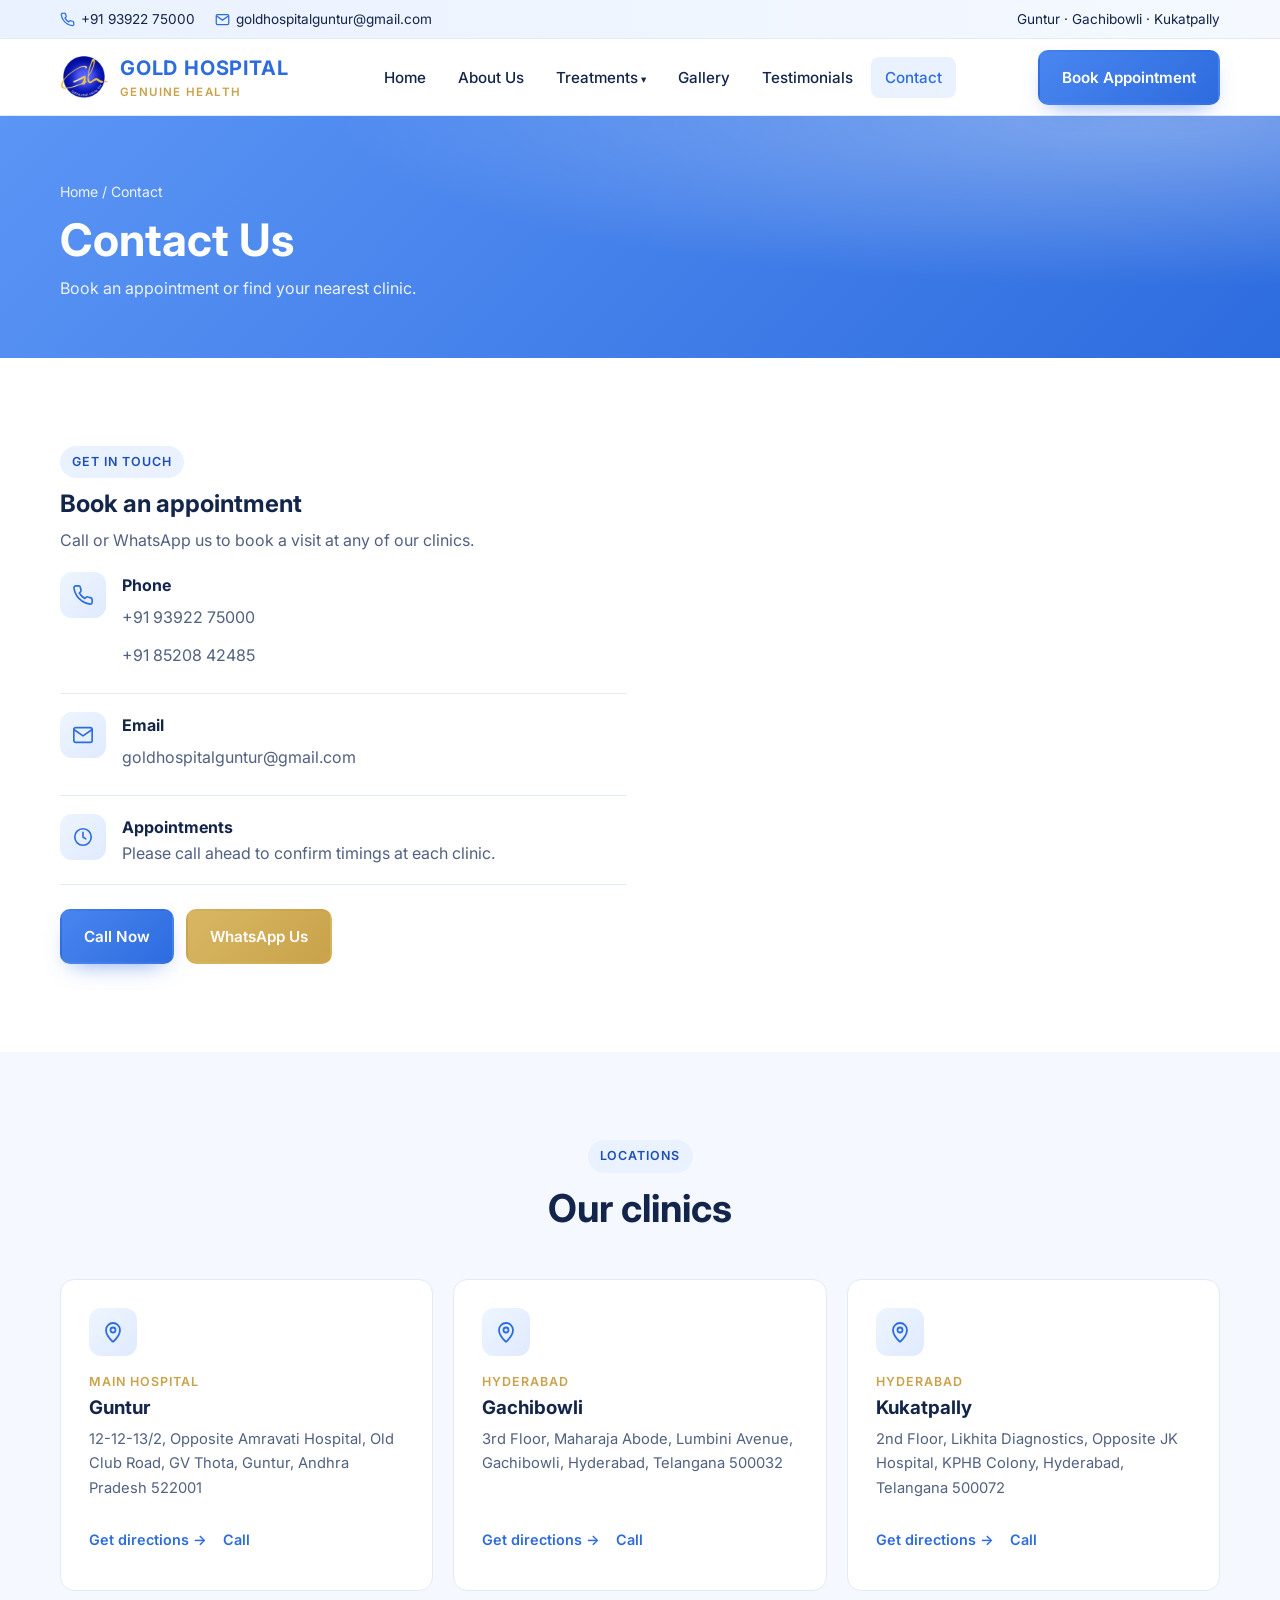
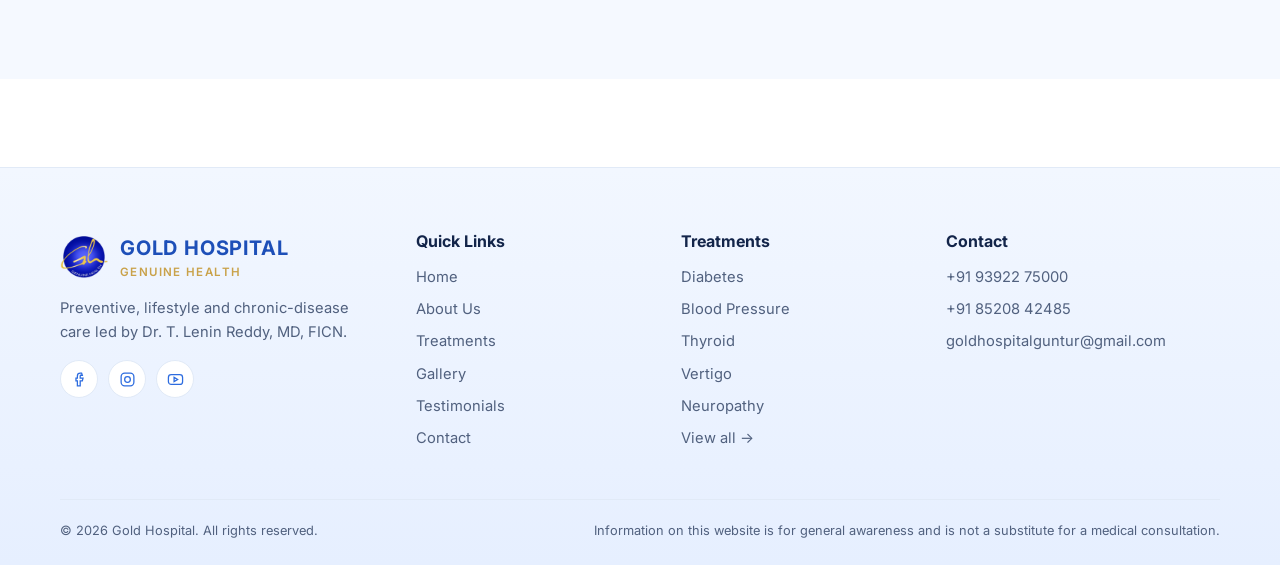
<file: contact.html>
<!doctype html>
<html lang="en">
<head>
<meta charset="utf-8">
<meta name="viewport" content="width=device-width,initial-scale=1">
<title>Contact Us | Gold Hospital</title>
<meta name="description" content="Contact Gold Hospital in Guntur, Gachibowli and Kukatpally.">
<link rel="icon" href="images/logo.png">
<link rel="preconnect" href="https://fonts.googleapis.com">
<link href="https://fonts.googleapis.com/css2?family=Inter:wght@400;500;600;700&display=swap" rel="stylesheet">
<link rel="stylesheet" href="assets/style.css">
</head>
<body>
<div class="topbar"><div class="wrap">
  <div style="display:flex;gap:20px;flex-wrap:wrap">
    <a href="tel:+919392275000"><svg viewBox="0 0 24 24" fill="none" stroke-width="2" ><path d="M22 16.9v3a2 2 0 0 1-2.2 2 19.8 19.8 0 0 1-8.6-3.1 19.5 19.5 0 0 1-6-6A19.8 19.8 0 0 1 2.1 4.2 2 2 0 0 1 4.1 2h3a2 2 0 0 1 2 1.7c.1.9.4 1.8.7 2.7a2 2 0 0 1-.5 2.1L8 9.8a16 16 0 0 0 6 6l1.3-1.3a2 2 0 0 1 2.1-.4c.9.3 1.8.6 2.7.7a2 2 0 0 1 1.7 2z"/></svg>+91 93922 75000</a>
    <a href="mailto:goldhospitalguntur@gmail.com" class="hide-sm"><svg viewBox="0 0 24 24" fill="none" stroke-width="2" ><rect x="2" y="4" width="20" height="16" rx="2"/><path d="m22 6-10 7L2 6"/></svg>goldhospitalguntur@gmail.com</a>
  </div>
  <span class="hide-sm">Guntur · Gachibowli · Kukatpally</span>
</div></div>
<header id="hdr"><div class="wrap">
  <a href="index.html" class="brand"><img src="images/logo.png" alt="Gold Hospital logo"><div><b>GOLD HOSPITAL</b><small>GENUINE HEALTH</small></div></a>
  <nav class="menu" id="menu"><a href="index.html">Home</a><a href="about.html">About Us</a><div class="dd"><a href="treatments.html">Treatments</a><button class="dd-btn" aria-label="Show treatments" aria-expanded="false"></button><div class="dd-menu"><a href="diabetes.html">Diabetes</a><a href="blood-pressure.html">Blood Pressure</a><a href="thyroid.html">Thyroid</a><a href="vertigo.html">Vertigo</a><a href="neuropathy.html">Neuropathy</a><a href="sleep-deprivation.html">Sleep Problems</a><a href="stress-management.html">Stress Management</a><a href="sexual-problems.html">Sexual Health</a></div></div><a href="gallery.html">Gallery</a><a href="testimonials.html">Testimonials</a><a href="contact.html" class="current">Contact</a></nav>
  <a href="contact.html" class="btn btn-primary">Book Appointment</a>
  <button class="burger" id="burger" aria-label="Open menu" aria-expanded="false"><span></span><span></span><span></span></button>
</div></header>
<main>
<section class="page-hero"><div class="wrap">
  <div class="crumbs"><a href="index.html">Home</a> / Contact</div>
  <h1>Contact Us</h1><p>Book an appointment or find your nearest clinic.</p>
</div></section>
<section><div class="wrap contact-grid">
  <div class="fade">
    <span class="tag">Get in touch</span>
    <h2 style="margin:12px 0 8px">Book an appointment</h2>
    <p>Call or WhatsApp us to book a visit at any of our clinics.</p>
    <div class="info-row"><div class="ic"><svg viewBox="0 0 24 24" fill="none" stroke-width="2" ><path d="M22 16.9v3a2 2 0 0 1-2.2 2 19.8 19.8 0 0 1-8.6-3.1 19.5 19.5 0 0 1-6-6A19.8 19.8 0 0 1 2.1 4.2 2 2 0 0 1 4.1 2h3a2 2 0 0 1 2 1.7c.1.9.4 1.8.7 2.7a2 2 0 0 1-.5 2.1L8 9.8a16 16 0 0 0 6 6l1.3-1.3a2 2 0 0 1 2.1-.4c.9.3 1.8.6 2.7.7a2 2 0 0 1 1.7 2z"/></svg></div><div><b>Phone</b><a class="tap" href="tel:+919392275000">+91 93922 75000</a><a class="tap" href="tel:+918520842485">+91 85208 42485</a></div></div>
    <div class="info-row"><div class="ic"><svg viewBox="0 0 24 24" fill="none" stroke-width="2" ><rect x="2" y="4" width="20" height="16" rx="2"/><path d="m22 6-10 7L2 6"/></svg></div><div><b>Email</b><a class="tap" href="mailto:goldhospitalguntur@gmail.com">goldhospitalguntur@gmail.com</a></div></div>
    <div class="info-row"><div class="ic"><svg viewBox="0 0 24 24" fill="none" stroke-width="2" ><circle cx="12" cy="12" r="9"/><path d="M12 7v5l3 2"/></svg></div><div><b>Appointments</b>Please call ahead to confirm timings at each clinic.</div></div>
    <div style="display:flex;gap:12px;margin-top:24px;flex-wrap:wrap"><a href="tel:+919392275000" class="btn btn-primary">Call Now</a><a href="https://wa.me/919392275000" target="_blank" rel="noopener" class="btn btn-gold">WhatsApp Us</a></div>
  </div>
  <div class="fade"><iframe class="map" title="Gold Hospital Guntur map" loading="lazy" src="https://maps.google.com/maps?q=Gold%20Hospital%20Old%20Club%20Road%20Guntur&output=embed"></iframe></div>
</div></section>
<section class="alt" id="locations"><div class="wrap">
  <div class="head fade"><span class="tag">Locations</span><h2>Our clinics</h2></div>
  <div class="locs"><div class="loc fade"><div class="ic"><svg viewBox="0 0 24 24"><path d="M12 22s7-6.5 7-12a7 7 0 0 0-14 0c0 5.5 7 12 7 12z"/><circle cx="12" cy="10" r="2.5"/></svg></div><small>Main Hospital</small><h3>Guntur</h3><p>12-12-13/2, Opposite Amravati Hospital, Old Club Road, GV Thota, Guntur, Andhra Pradesh 522001</p><div class="links"><a href="https://maps.app.goo.gl/8vp49yUhH4xesyKYA" target="_blank" rel="noopener">Get directions →</a><a href="tel:+919392275000">Call</a></div></div><div class="loc fade"><div class="ic"><svg viewBox="0 0 24 24"><path d="M12 22s7-6.5 7-12a7 7 0 0 0-14 0c0 5.5 7 12 7 12z"/><circle cx="12" cy="10" r="2.5"/></svg></div><small>Hyderabad</small><h3>Gachibowli</h3><p>3rd Floor, Maharaja Abode, Lumbini Avenue, Gachibowli, Hyderabad, Telangana 500032</p><div class="links"><a href="https://maps.app.goo.gl/BS2TNJMsL8JmcVRh8" target="_blank" rel="noopener">Get directions →</a><a href="tel:+918520842485">Call</a></div></div><div class="loc fade"><div class="ic"><svg viewBox="0 0 24 24"><path d="M12 22s7-6.5 7-12a7 7 0 0 0-14 0c0 5.5 7 12 7 12z"/><circle cx="12" cy="10" r="2.5"/></svg></div><small>Hyderabad</small><h3>Kukatpally</h3><p>2nd Floor, Likhita Diagnostics, Opposite JK Hospital, KPHB Colony, Hyderabad, Telangana 500072</p><div class="links"><a href="https://maps.app.goo.gl/L6GABzcSboY91FHW7" target="_blank" rel="noopener">Get directions →</a><a href="tel:+918520842485">Call</a></div></div></div>
</div></section>
</main>
<footer><div class="wrap">
  <div class="fgrid">
    <div><a href="index.html" class="brand" style="margin-bottom:14px"><img src="images/logo.png" alt=""><div><b>GOLD HOSPITAL</b><small>GENUINE HEALTH</small></div></a><p>Preventive, lifestyle and chronic-disease care led by Dr. T. Lenin Reddy, MD, FICN.</p>
      <div class="soc">
        <a href="https://www.facebook.com/goldhospitalguntur/" target="_blank" rel="noopener" aria-label="Facebook"><svg viewBox="0 0 24 24"><path d="M15 3h-2a4 4 0 0 0-4 4v3H7v4h2v7h4v-7h3l1-4h-4V7a1 1 0 0 1 1-1h2z"/></svg></a>
        <a href="https://www.instagram.com/goldhospital_guntur" target="_blank" rel="noopener" aria-label="Instagram"><svg viewBox="0 0 24 24"><rect x="3" y="3" width="18" height="18" rx="5"/><circle cx="12" cy="12" r="4"/></svg></a>
        <a href="https://www.youtube.com/channel/UC_iLjMo9iGosExm4Rg5Y2Zw/videos" target="_blank" rel="noopener" aria-label="YouTube"><svg viewBox="0 0 24 24"><rect x="2" y="5" width="20" height="14" rx="4"/><path d="M10 9l5 3-5 3z"/></svg></a>
      </div></div>
    <div><h4>Quick Links</h4><a href="index.html">Home</a><a href="about.html">About Us</a><a href="treatments.html">Treatments</a><a href="gallery.html">Gallery</a><a href="testimonials.html">Testimonials</a><a href="contact.html">Contact</a></div>
    <div><h4>Treatments</h4><a href="diabetes.html">Diabetes</a><a href="blood-pressure.html">Blood Pressure</a><a href="thyroid.html">Thyroid</a><a href="vertigo.html">Vertigo</a><a href="neuropathy.html">Neuropathy</a><a href="treatments.html">View all →</a></div>
    <div><h4>Contact</h4><a href="tel:+919392275000">+91 93922 75000</a><a href="tel:+918520842485">+91 85208 42485</a><a href="mailto:goldhospitalguntur@gmail.com">goldhospitalguntur@gmail.com</a></div>
  </div>
  <div class="legal"><span>© 2026 Gold Hospital. All rights reserved.</span><span>Information on this website is for general awareness and is not a substitute for a medical consultation.</span></div>
</div></footer>
<div class="mcall"><a href="tel:+919392275000" class="btn btn-primary">Call Now</a><a href="https://wa.me/919392275000" class="btn btn-gold" target="_blank" rel="noopener">WhatsApp</a></div>
<script src="assets/main.js"></script>
</body>
</html>
</file>
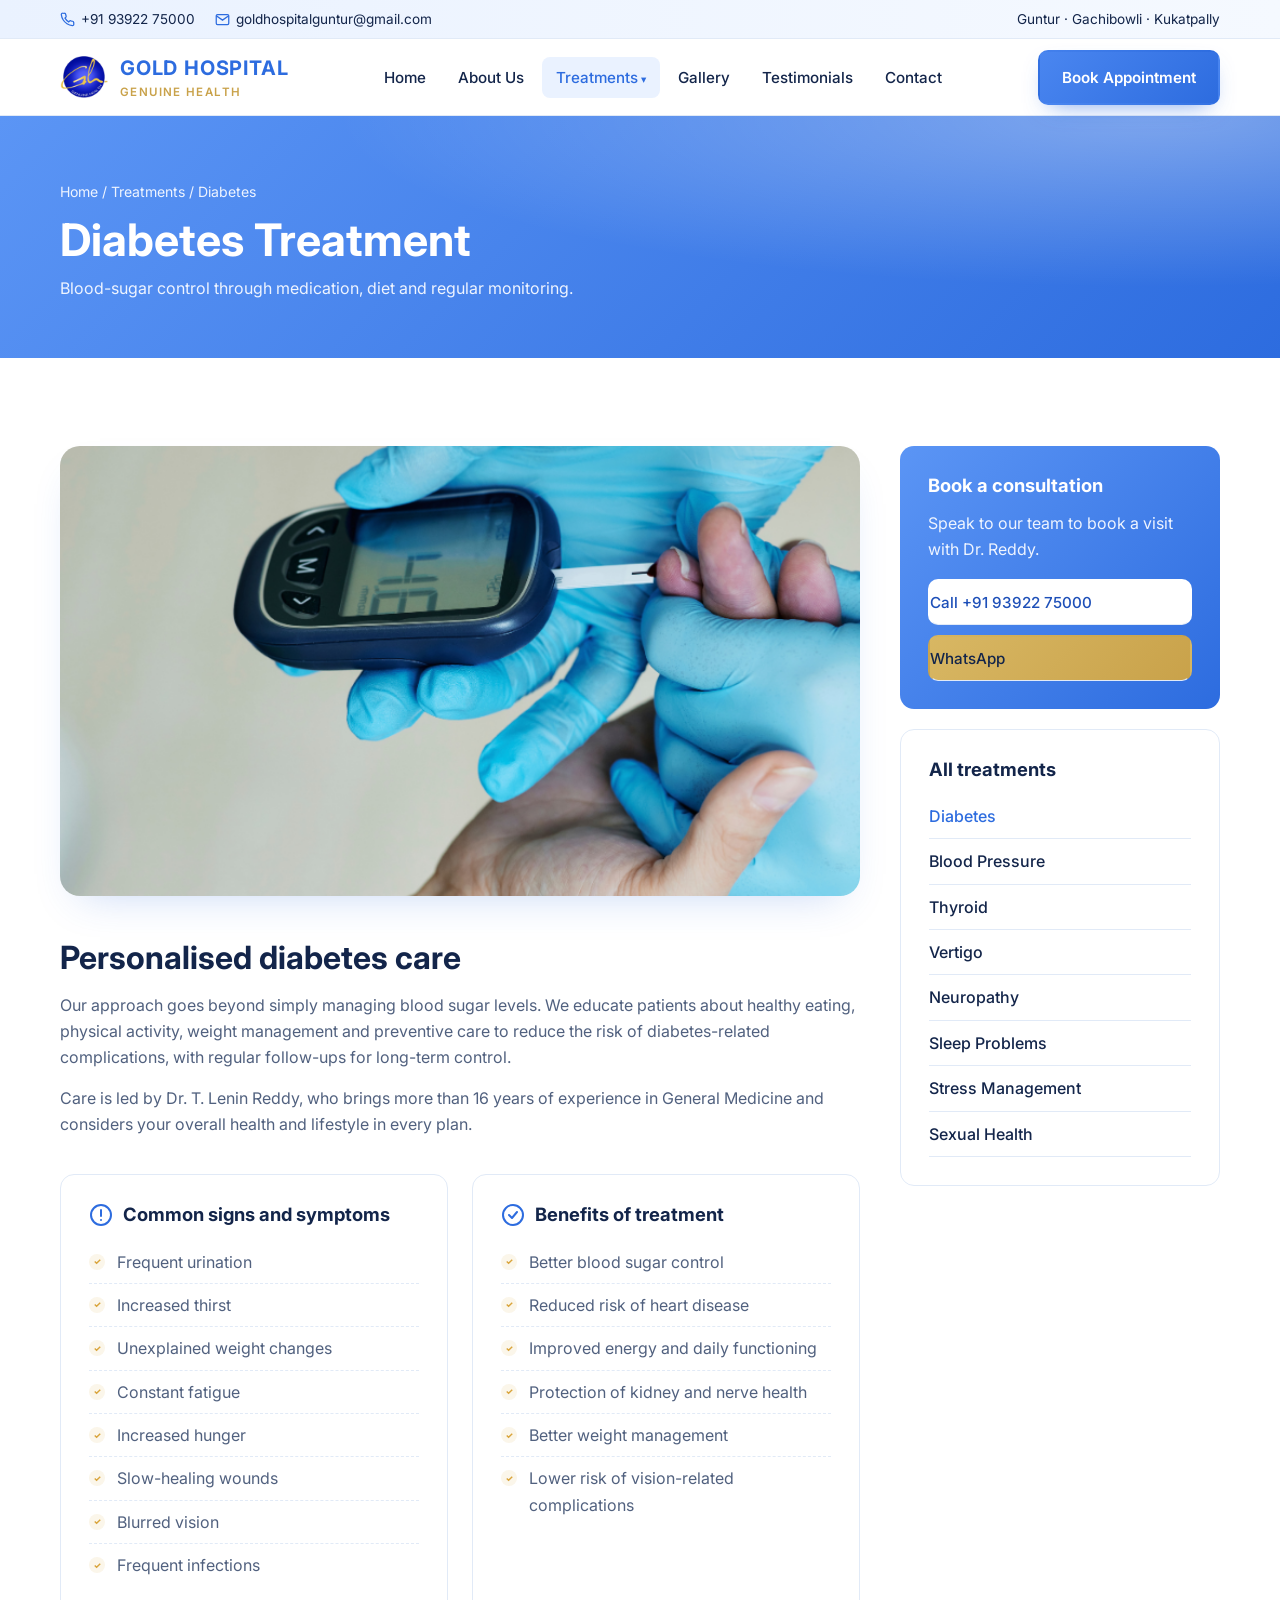
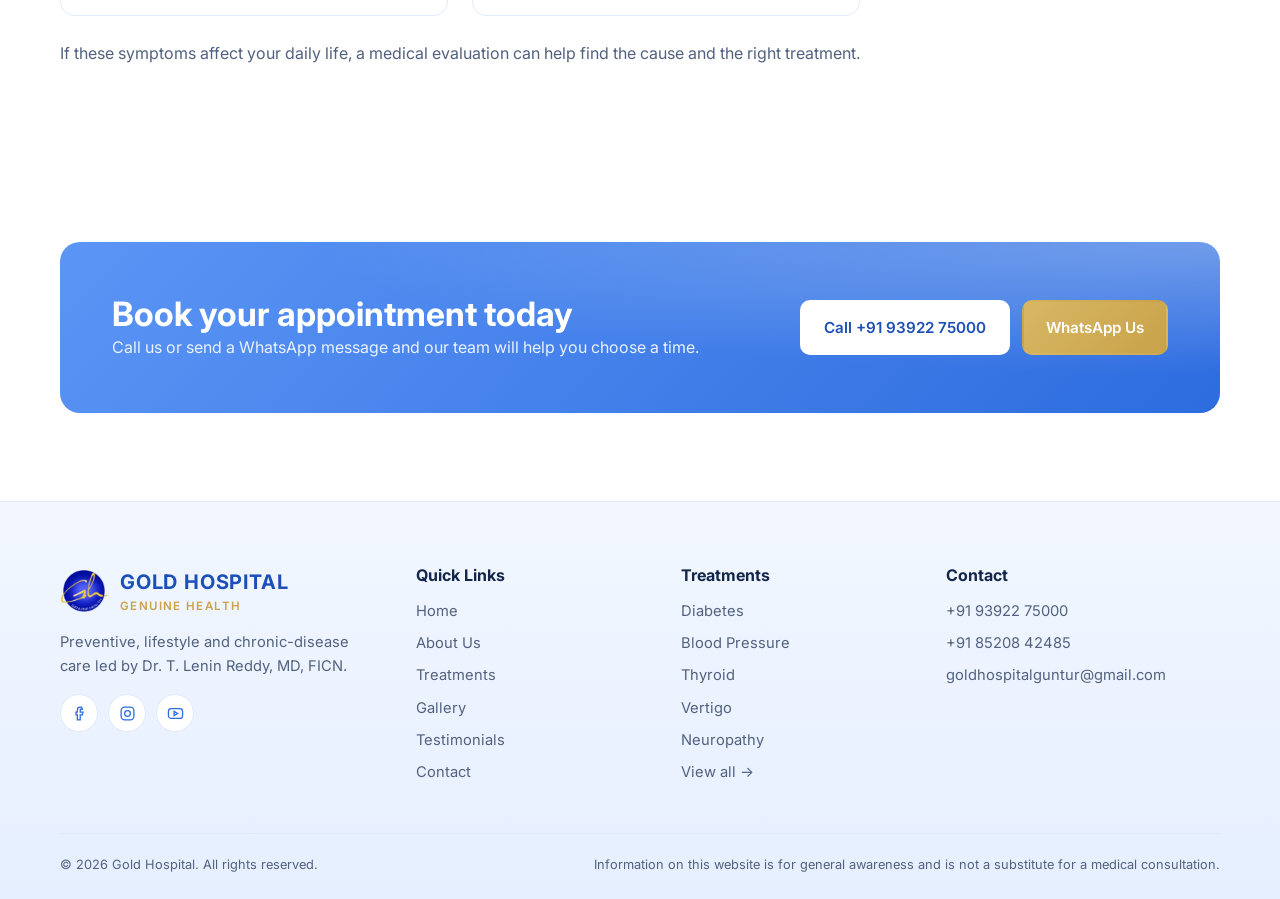
<file: diabetes.html>
<!doctype html>
<html lang="en">
<head>
<meta charset="utf-8">
<meta name="viewport" content="width=device-width,initial-scale=1">
<title>Diabetes Treatment in Guntur | Gold Hospital</title>
<meta name="description" content="Diabetes treatment at Gold Hospital by Dr. T. Lenin Reddy. Blood-sugar control through medication, diet and regular monitoring.">
<link rel="icon" href="images/logo.png">
<link rel="preconnect" href="https://fonts.googleapis.com">
<link href="https://fonts.googleapis.com/css2?family=Inter:wght@400;500;600;700&display=swap" rel="stylesheet">
<link rel="stylesheet" href="assets/style.css">
</head>
<body>
<div class="topbar"><div class="wrap">
  <div style="display:flex;gap:20px;flex-wrap:wrap">
    <a href="tel:+919392275000"><svg viewBox="0 0 24 24" fill="none" stroke-width="2" ><path d="M22 16.9v3a2 2 0 0 1-2.2 2 19.8 19.8 0 0 1-8.6-3.1 19.5 19.5 0 0 1-6-6A19.8 19.8 0 0 1 2.1 4.2 2 2 0 0 1 4.1 2h3a2 2 0 0 1 2 1.7c.1.9.4 1.8.7 2.7a2 2 0 0 1-.5 2.1L8 9.8a16 16 0 0 0 6 6l1.3-1.3a2 2 0 0 1 2.1-.4c.9.3 1.8.6 2.7.7a2 2 0 0 1 1.7 2z"/></svg>+91 93922 75000</a>
    <a href="mailto:goldhospitalguntur@gmail.com" class="hide-sm"><svg viewBox="0 0 24 24" fill="none" stroke-width="2" ><rect x="2" y="4" width="20" height="16" rx="2"/><path d="m22 6-10 7L2 6"/></svg>goldhospitalguntur@gmail.com</a>
  </div>
  <span class="hide-sm">Guntur · Gachibowli · Kukatpally</span>
</div></div>
<header id="hdr"><div class="wrap">
  <a href="index.html" class="brand"><img src="images/logo.png" alt="Gold Hospital logo"><div><b>GOLD HOSPITAL</b><small>GENUINE HEALTH</small></div></a>
  <nav class="menu" id="menu"><a href="index.html">Home</a><a href="about.html">About Us</a><div class="dd"><a href="treatments.html" class="current">Treatments</a><button class="dd-btn" aria-label="Show treatments" aria-expanded="false"></button><div class="dd-menu"><a href="diabetes.html">Diabetes</a><a href="blood-pressure.html">Blood Pressure</a><a href="thyroid.html">Thyroid</a><a href="vertigo.html">Vertigo</a><a href="neuropathy.html">Neuropathy</a><a href="sleep-deprivation.html">Sleep Problems</a><a href="stress-management.html">Stress Management</a><a href="sexual-problems.html">Sexual Health</a></div></div><a href="gallery.html">Gallery</a><a href="testimonials.html">Testimonials</a><a href="contact.html">Contact</a></nav>
  <a href="contact.html" class="btn btn-primary">Book Appointment</a>
  <button class="burger" id="burger" aria-label="Open menu" aria-expanded="false"><span></span><span></span><span></span></button>
</div></header>
<main>
<section class="page-hero"><div class="wrap">
  <div class="crumbs"><a href="index.html">Home</a> / <a href="treatments.html">Treatments</a> / Diabetes</div>
  <h1>Diabetes Treatment</h1><p>Blood-sugar control through medication, diet and regular monitoring.</p>
</div></section>
<section><div class="wrap layout">
  <div>
    <img class="hero-img fade" src="images/Endocrinology-Diabetes.png" alt="Diabetes treatment at Gold Hospital" style="aspect-ratio:16/9">
    <div class="prose fade" style="margin:36px 0">
      <h2>Personalised diabetes care</h2>
      <p>Our approach goes beyond simply managing blood sugar levels. We educate patients about healthy eating, physical activity, weight management and preventive care to reduce the risk of diabetes-related complications, with regular follow-ups for long-term control.</p>
      <p>Care is led by Dr. T. Lenin Reddy, who brings more than 16 years of experience in General Medicine and considers your overall health and lifestyle in every plan.</p>
    </div>
    <div class="two-lists">
      <div class="box fade"><h3><svg viewBox="0 0 24 24" fill="none" stroke-width="2" ><circle cx="12" cy="12" r="10"/><path d="M12 7v6M12 17h.01"/></svg>Common signs and symptoms</h3><ul><li>Frequent urination</li><li>Increased thirst</li><li>Unexplained weight changes</li><li>Constant fatigue</li><li>Increased hunger</li><li>Slow-healing wounds</li><li>Blurred vision</li><li>Frequent infections</li></ul></div>
      <div class="box fade"><h3><svg viewBox="0 0 24 24" fill="none" stroke-width="2" ><circle cx="12" cy="12" r="10"/><path d="m8 12 3 3 5-6"/></svg>Benefits of treatment</h3><ul><li>Better blood sugar control</li><li>Reduced risk of heart disease</li><li>Improved energy and daily functioning</li><li>Protection of kidney and nerve health</li><li>Better weight management</li><li>Lower risk of vision-related complications</li></ul></div>
    </div>
    <p class="fade" style="margin-top:24px">If these symptoms affect your daily life, a medical evaluation can help find the cause and the right treatment.</p>
  </div>
  <aside class="side">
    <div class="box book fade"><h3>Book a consultation</h3><p>Speak to our team to book a visit with Dr. Reddy.</p><a href="tel:+919392275000" class="btn btn-white">Call +91 93922 75000</a><a href="https://wa.me/919392275000" target="_blank" rel="noopener" class="btn btn-gold">WhatsApp</a></div>
    <div class="box fade"><h3>All treatments</h3><a href="diabetes.html" class="current">Diabetes</a><a href="blood-pressure.html">Blood Pressure</a><a href="thyroid.html">Thyroid</a><a href="vertigo.html">Vertigo</a><a href="neuropathy.html">Neuropathy</a><a href="sleep-deprivation.html">Sleep Problems</a><a href="stress-management.html">Stress Management</a><a href="sexual-problems.html">Sexual Health</a></div>
  </aside>
</div></section>
<div class="wrap" style="margin-top:88px"><div class="cta fade">
  <div><h2>Book your appointment today</h2><p>Call us or send a WhatsApp message and our team will help you choose a time.</p></div>
  <div class="actions"><a href="tel:+919392275000" class="btn btn-white">Call +91 93922 75000</a><a href="https://wa.me/919392275000" target="_blank" rel="noopener" class="btn btn-gold">WhatsApp Us</a></div>
</div></div>
</main>
<footer><div class="wrap">
  <div class="fgrid">
    <div><a href="index.html" class="brand" style="margin-bottom:14px"><img src="images/logo.png" alt=""><div><b>GOLD HOSPITAL</b><small>GENUINE HEALTH</small></div></a><p>Preventive, lifestyle and chronic-disease care led by Dr. T. Lenin Reddy, MD, FICN.</p>
      <div class="soc">
        <a href="https://www.facebook.com/goldhospitalguntur/" target="_blank" rel="noopener" aria-label="Facebook"><svg viewBox="0 0 24 24"><path d="M15 3h-2a4 4 0 0 0-4 4v3H7v4h2v7h4v-7h3l1-4h-4V7a1 1 0 0 1 1-1h2z"/></svg></a>
        <a href="https://www.instagram.com/goldhospital_guntur" target="_blank" rel="noopener" aria-label="Instagram"><svg viewBox="0 0 24 24"><rect x="3" y="3" width="18" height="18" rx="5"/><circle cx="12" cy="12" r="4"/></svg></a>
        <a href="https://www.youtube.com/channel/UC_iLjMo9iGosExm4Rg5Y2Zw/videos" target="_blank" rel="noopener" aria-label="YouTube"><svg viewBox="0 0 24 24"><rect x="2" y="5" width="20" height="14" rx="4"/><path d="M10 9l5 3-5 3z"/></svg></a>
      </div></div>
    <div><h4>Quick Links</h4><a href="index.html">Home</a><a href="about.html">About Us</a><a href="treatments.html">Treatments</a><a href="gallery.html">Gallery</a><a href="testimonials.html">Testimonials</a><a href="contact.html">Contact</a></div>
    <div><h4>Treatments</h4><a href="diabetes.html">Diabetes</a><a href="blood-pressure.html">Blood Pressure</a><a href="thyroid.html">Thyroid</a><a href="vertigo.html">Vertigo</a><a href="neuropathy.html">Neuropathy</a><a href="treatments.html">View all →</a></div>
    <div><h4>Contact</h4><a href="tel:+919392275000">+91 93922 75000</a><a href="tel:+918520842485">+91 85208 42485</a><a href="mailto:goldhospitalguntur@gmail.com">goldhospitalguntur@gmail.com</a></div>
  </div>
  <div class="legal"><span>© 2026 Gold Hospital. All rights reserved.</span><span>Information on this website is for general awareness and is not a substitute for a medical consultation.</span></div>
</div></footer>
<div class="mcall"><a href="tel:+919392275000" class="btn btn-primary">Call Now</a><a href="https://wa.me/919392275000" class="btn btn-gold" target="_blank" rel="noopener">WhatsApp</a></div>
<script src="assets/main.js"></script>
</body>
</html>
</file>
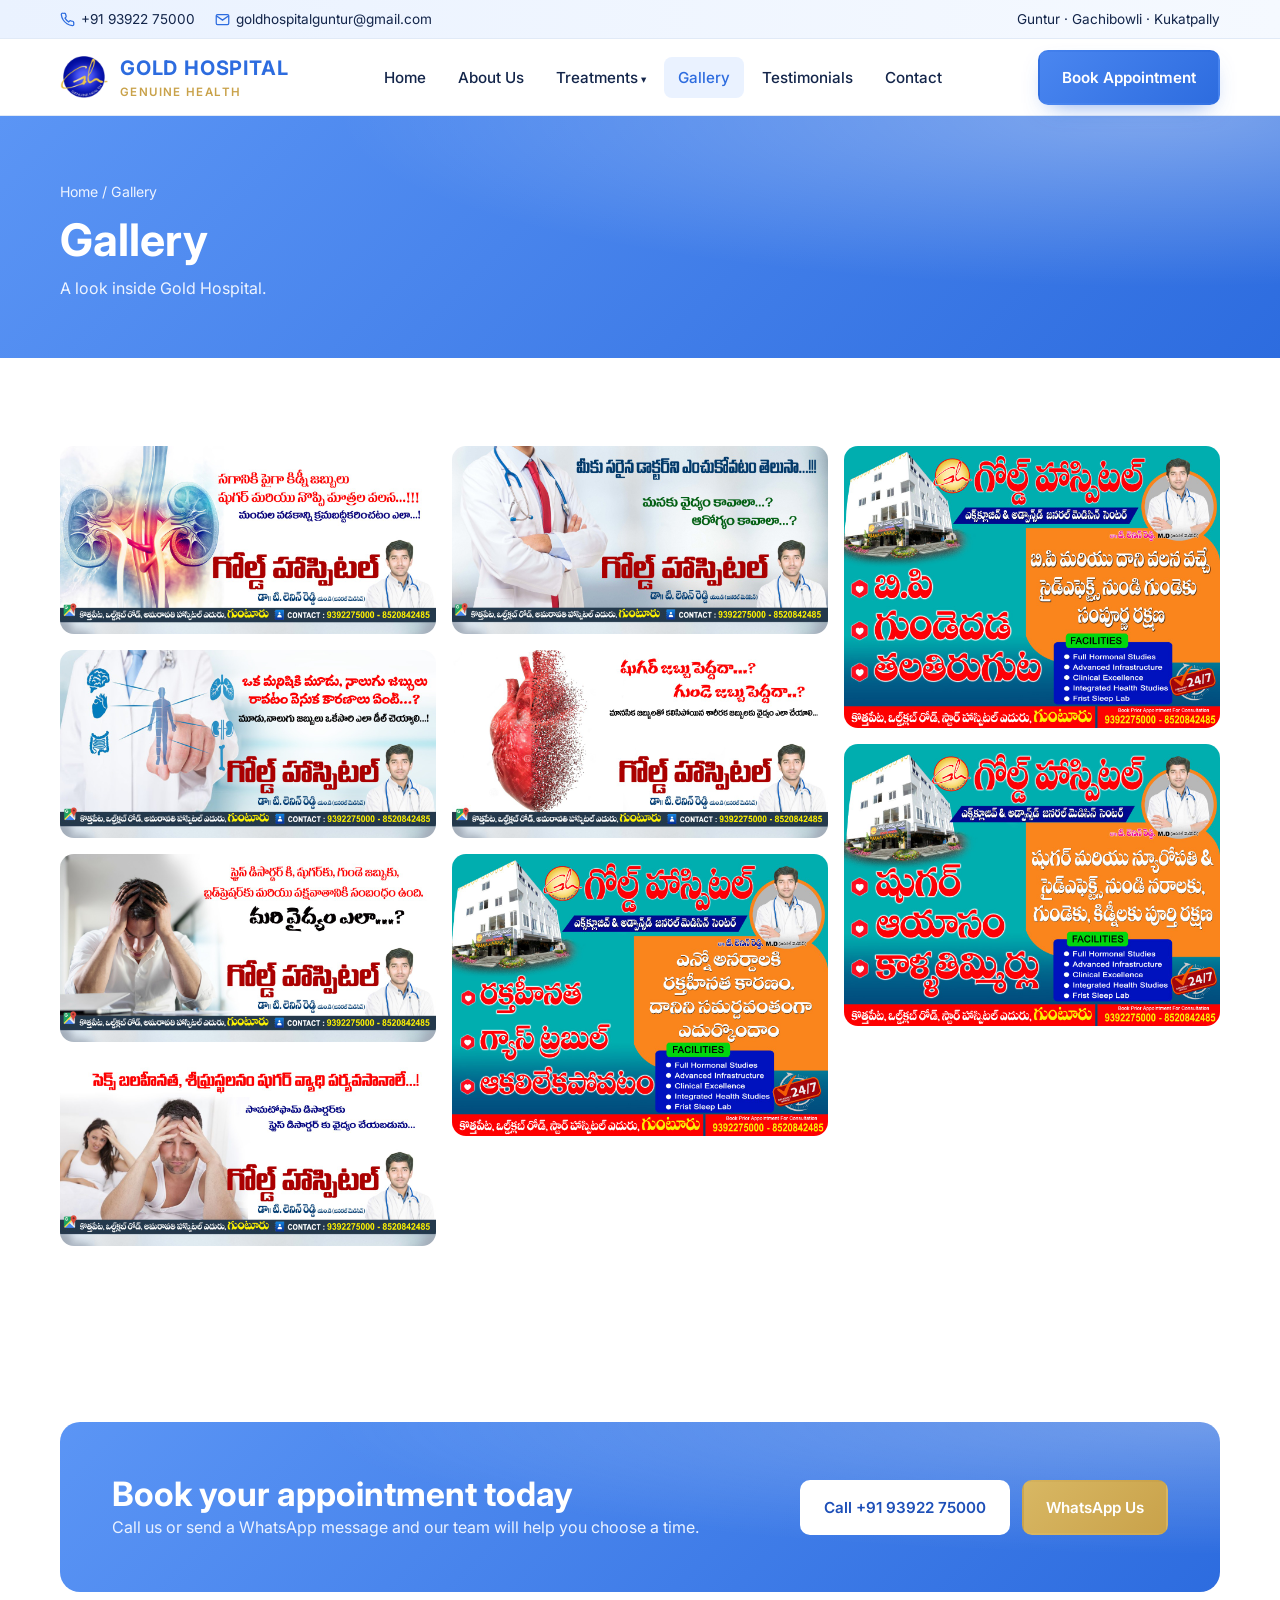
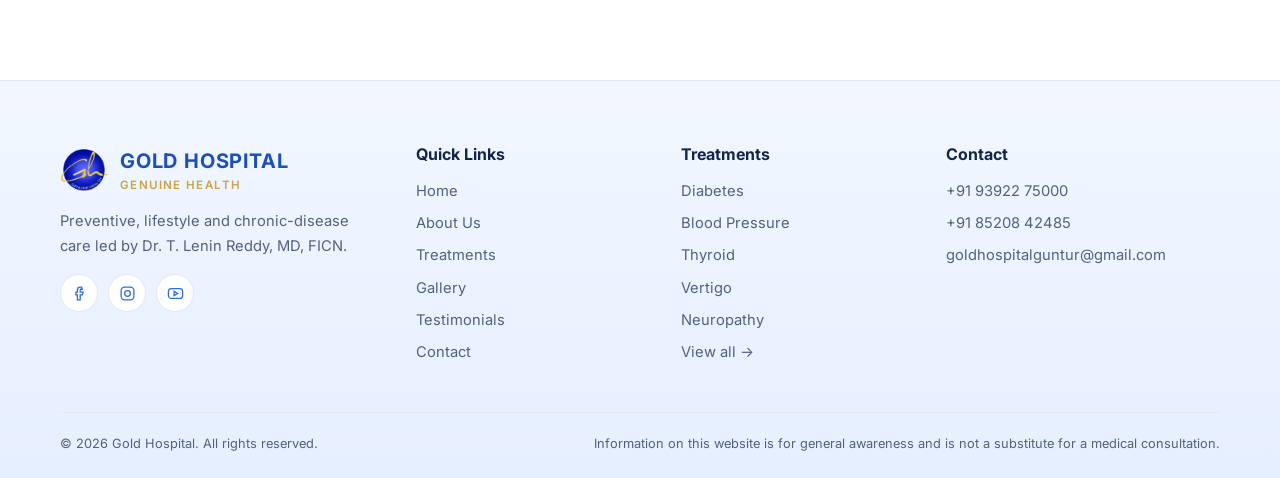
<file: gallery.html>
<!doctype html>
<html lang="en">
<head>
<meta charset="utf-8">
<meta name="viewport" content="width=device-width,initial-scale=1">
<title>Gallery | Gold Hospital</title>
<meta name="description" content="Photos of Gold Hospital.">
<link rel="icon" href="images/logo.png">
<link rel="preconnect" href="https://fonts.googleapis.com">
<link href="https://fonts.googleapis.com/css2?family=Inter:wght@400;500;600;700&display=swap" rel="stylesheet">
<link rel="stylesheet" href="assets/style.css">
</head>
<body>
<div class="topbar"><div class="wrap">
  <div style="display:flex;gap:20px;flex-wrap:wrap">
    <a href="tel:+919392275000"><svg viewBox="0 0 24 24" fill="none" stroke-width="2" ><path d="M22 16.9v3a2 2 0 0 1-2.2 2 19.8 19.8 0 0 1-8.6-3.1 19.5 19.5 0 0 1-6-6A19.8 19.8 0 0 1 2.1 4.2 2 2 0 0 1 4.1 2h3a2 2 0 0 1 2 1.7c.1.9.4 1.8.7 2.7a2 2 0 0 1-.5 2.1L8 9.8a16 16 0 0 0 6 6l1.3-1.3a2 2 0 0 1 2.1-.4c.9.3 1.8.6 2.7.7a2 2 0 0 1 1.7 2z"/></svg>+91 93922 75000</a>
    <a href="mailto:goldhospitalguntur@gmail.com" class="hide-sm"><svg viewBox="0 0 24 24" fill="none" stroke-width="2" ><rect x="2" y="4" width="20" height="16" rx="2"/><path d="m22 6-10 7L2 6"/></svg>goldhospitalguntur@gmail.com</a>
  </div>
  <span class="hide-sm">Guntur · Gachibowli · Kukatpally</span>
</div></div>
<header id="hdr"><div class="wrap">
  <a href="index.html" class="brand"><img src="images/logo.png" alt="Gold Hospital logo"><div><b>GOLD HOSPITAL</b><small>GENUINE HEALTH</small></div></a>
  <nav class="menu" id="menu"><a href="index.html">Home</a><a href="about.html">About Us</a><div class="dd"><a href="treatments.html">Treatments</a><button class="dd-btn" aria-label="Show treatments" aria-expanded="false"></button><div class="dd-menu"><a href="diabetes.html">Diabetes</a><a href="blood-pressure.html">Blood Pressure</a><a href="thyroid.html">Thyroid</a><a href="vertigo.html">Vertigo</a><a href="neuropathy.html">Neuropathy</a><a href="sleep-deprivation.html">Sleep Problems</a><a href="stress-management.html">Stress Management</a><a href="sexual-problems.html">Sexual Health</a></div></div><a href="gallery.html" class="current">Gallery</a><a href="testimonials.html">Testimonials</a><a href="contact.html">Contact</a></nav>
  <a href="contact.html" class="btn btn-primary">Book Appointment</a>
  <button class="burger" id="burger" aria-label="Open menu" aria-expanded="false"><span></span><span></span><span></span></button>
</div></header>
<main>
<section class="page-hero"><div class="wrap">
  <div class="crumbs"><a href="index.html">Home</a> / Gallery</div>
  <h1>Gallery</h1><p>A look inside Gold Hospital.</p>
</div></section>
<section><div class="wrap"><div class="gallery"><button class="fade"><img src="images/Gold-Hospital-Gallery-1.jpeg" alt="Gold Hospital photo 1" loading="lazy"></button><button class="fade"><img src="images/Gold-Hospital-Gallery-2.jpeg" alt="Gold Hospital photo 2" loading="lazy"></button><button class="fade"><img src="images/Gold-Hospital-Gallery-3.jpeg" alt="Gold Hospital photo 3" loading="lazy"></button><button class="fade"><img src="images/Gold-Hospital-Gallery-4.jpeg" alt="Gold Hospital photo 4" loading="lazy"></button><button class="fade"><img src="images/Gold-Hospital-Gallery-5.jpeg" alt="Gold Hospital photo 5" loading="lazy"></button><button class="fade"><img src="images/Gold-Hospital-Gallery-6.jpeg" alt="Gold Hospital photo 6" loading="lazy"></button><button class="fade"><img src="images/Gold-Hospital-Gallery-7.jpeg" alt="Gold Hospital photo 7" loading="lazy"></button><button class="fade"><img src="images/Gold-Hospital-Gallery-8.jpeg" alt="Gold Hospital photo 8" loading="lazy"></button><button class="fade"><img src="images/Gold-Hospital-Gallery-9.jpeg" alt="Gold Hospital photo 9" loading="lazy"></button></div></div></section>
<div class="lb" id="lb" role="dialog" aria-label="Image viewer"><button class="x" aria-label="Close">✕</button><button class="p" aria-label="Previous">‹</button><img alt=""><button class="n" aria-label="Next">›</button></div>
<div class="wrap" style="margin-top:88px"><div class="cta fade">
  <div><h2>Book your appointment today</h2><p>Call us or send a WhatsApp message and our team will help you choose a time.</p></div>
  <div class="actions"><a href="tel:+919392275000" class="btn btn-white">Call +91 93922 75000</a><a href="https://wa.me/919392275000" target="_blank" rel="noopener" class="btn btn-gold">WhatsApp Us</a></div>
</div></div>
</main>
<footer><div class="wrap">
  <div class="fgrid">
    <div><a href="index.html" class="brand" style="margin-bottom:14px"><img src="images/logo.png" alt=""><div><b>GOLD HOSPITAL</b><small>GENUINE HEALTH</small></div></a><p>Preventive, lifestyle and chronic-disease care led by Dr. T. Lenin Reddy, MD, FICN.</p>
      <div class="soc">
        <a href="https://www.facebook.com/goldhospitalguntur/" target="_blank" rel="noopener" aria-label="Facebook"><svg viewBox="0 0 24 24"><path d="M15 3h-2a4 4 0 0 0-4 4v3H7v4h2v7h4v-7h3l1-4h-4V7a1 1 0 0 1 1-1h2z"/></svg></a>
        <a href="https://www.instagram.com/goldhospital_guntur" target="_blank" rel="noopener" aria-label="Instagram"><svg viewBox="0 0 24 24"><rect x="3" y="3" width="18" height="18" rx="5"/><circle cx="12" cy="12" r="4"/></svg></a>
        <a href="https://www.youtube.com/channel/UC_iLjMo9iGosExm4Rg5Y2Zw/videos" target="_blank" rel="noopener" aria-label="YouTube"><svg viewBox="0 0 24 24"><rect x="2" y="5" width="20" height="14" rx="4"/><path d="M10 9l5 3-5 3z"/></svg></a>
      </div></div>
    <div><h4>Quick Links</h4><a href="index.html">Home</a><a href="about.html">About Us</a><a href="treatments.html">Treatments</a><a href="gallery.html">Gallery</a><a href="testimonials.html">Testimonials</a><a href="contact.html">Contact</a></div>
    <div><h4>Treatments</h4><a href="diabetes.html">Diabetes</a><a href="blood-pressure.html">Blood Pressure</a><a href="thyroid.html">Thyroid</a><a href="vertigo.html">Vertigo</a><a href="neuropathy.html">Neuropathy</a><a href="treatments.html">View all →</a></div>
    <div><h4>Contact</h4><a href="tel:+919392275000">+91 93922 75000</a><a href="tel:+918520842485">+91 85208 42485</a><a href="mailto:goldhospitalguntur@gmail.com">goldhospitalguntur@gmail.com</a></div>
  </div>
  <div class="legal"><span>© 2026 Gold Hospital. All rights reserved.</span><span>Information on this website is for general awareness and is not a substitute for a medical consultation.</span></div>
</div></footer>
<div class="mcall"><a href="tel:+919392275000" class="btn btn-primary">Call Now</a><a href="https://wa.me/919392275000" class="btn btn-gold" target="_blank" rel="noopener">WhatsApp</a></div>
<script src="assets/main.js"></script>
</body>
</html>
</file>
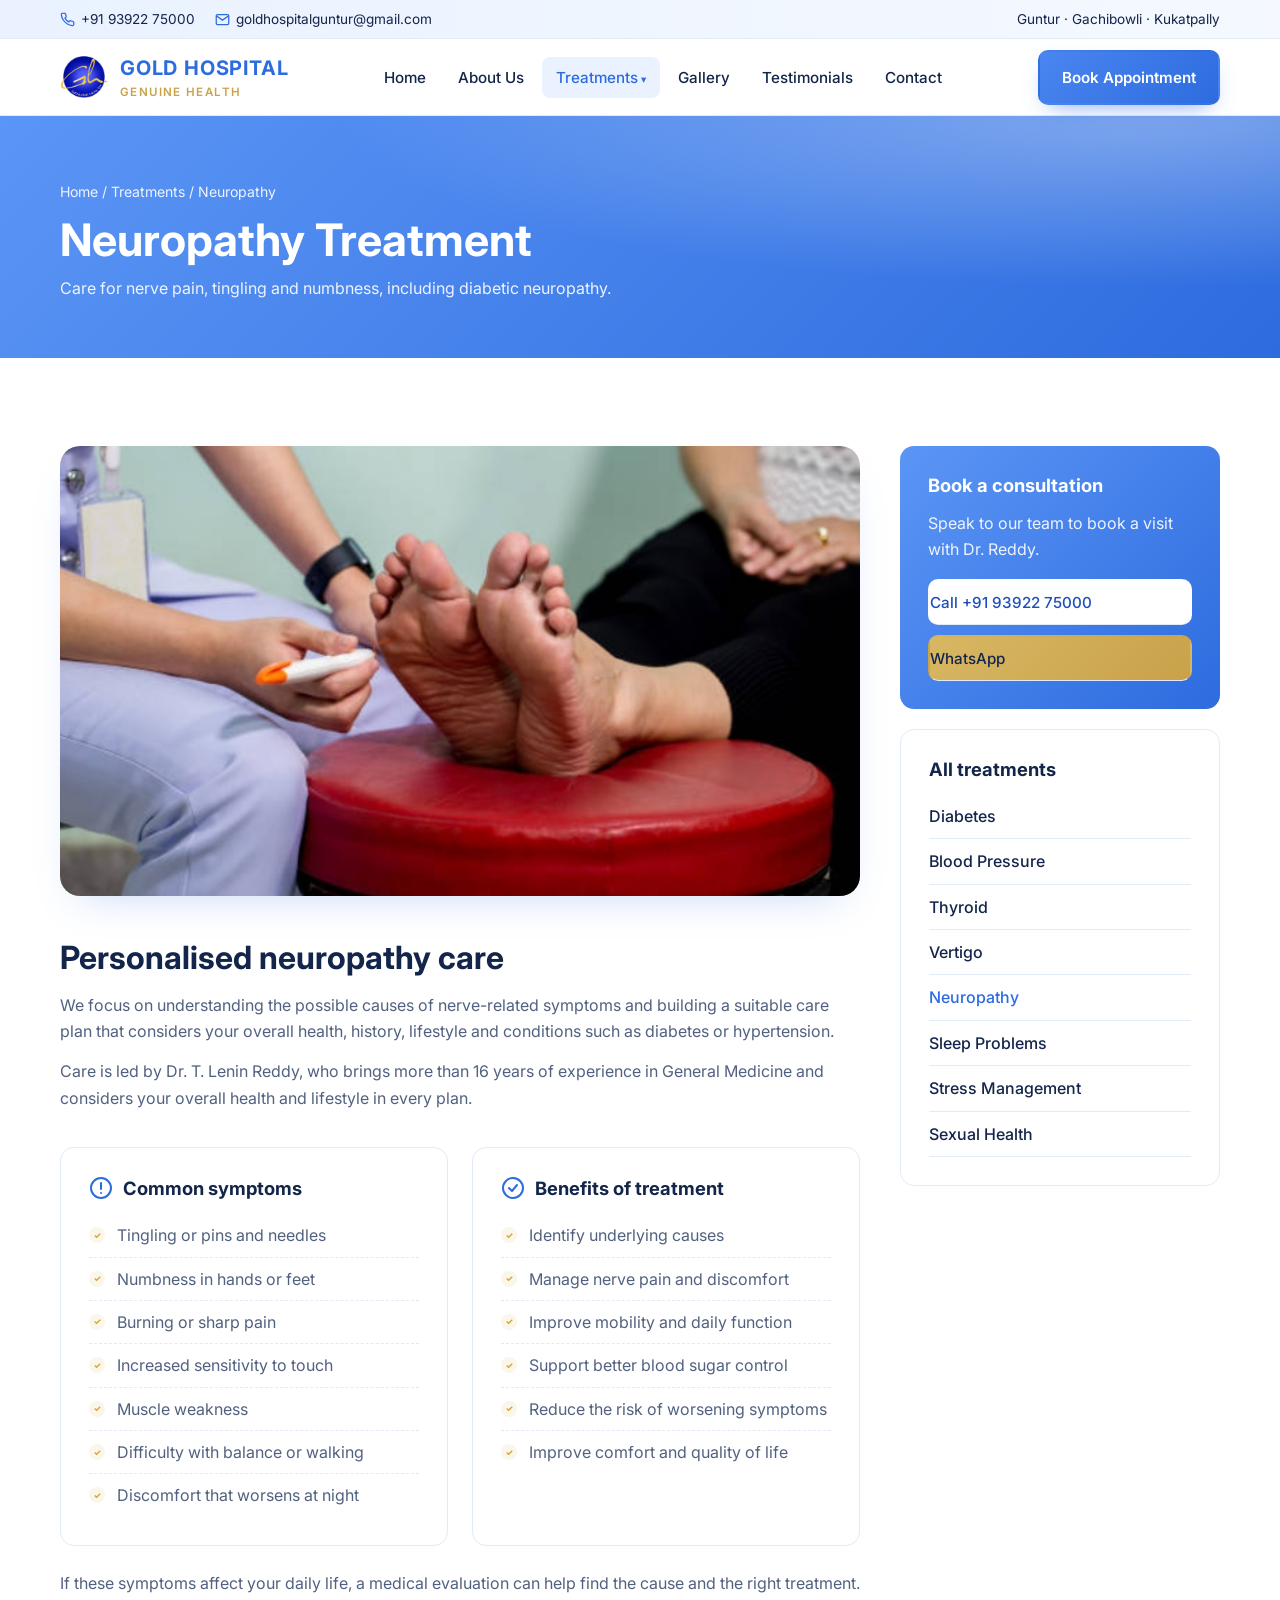
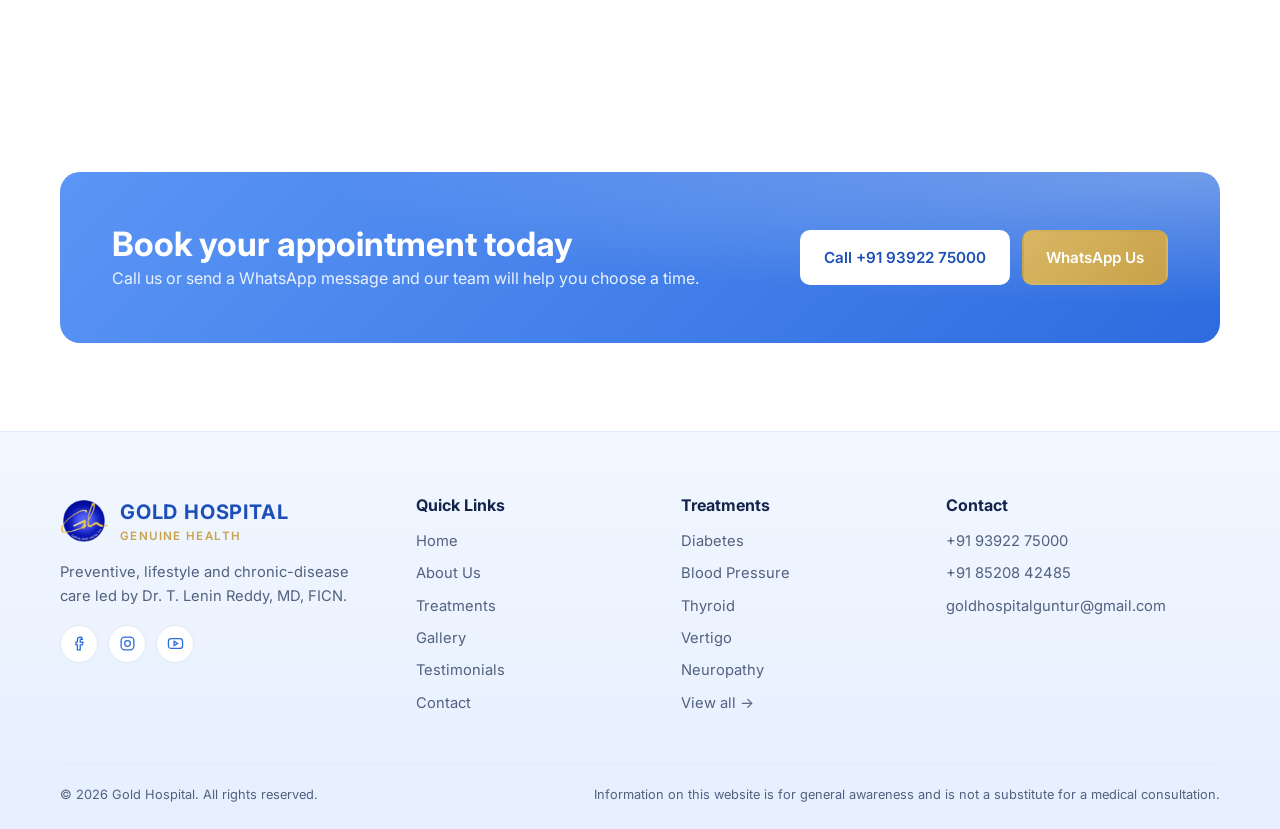
<file: neuropathy.html>
<!doctype html>
<html lang="en">
<head>
<meta charset="utf-8">
<meta name="viewport" content="width=device-width,initial-scale=1">
<title>Neuropathy Treatment in Guntur | Gold Hospital</title>
<meta name="description" content="Neuropathy treatment at Gold Hospital by Dr. T. Lenin Reddy. Care for nerve pain, tingling and numbness, including diabetic neuropathy.">
<link rel="icon" href="images/logo.png">
<link rel="preconnect" href="https://fonts.googleapis.com">
<link href="https://fonts.googleapis.com/css2?family=Inter:wght@400;500;600;700&display=swap" rel="stylesheet">
<link rel="stylesheet" href="assets/style.css">
</head>
<body>
<div class="topbar"><div class="wrap">
  <div style="display:flex;gap:20px;flex-wrap:wrap">
    <a href="tel:+919392275000"><svg viewBox="0 0 24 24" fill="none" stroke-width="2" ><path d="M22 16.9v3a2 2 0 0 1-2.2 2 19.8 19.8 0 0 1-8.6-3.1 19.5 19.5 0 0 1-6-6A19.8 19.8 0 0 1 2.1 4.2 2 2 0 0 1 4.1 2h3a2 2 0 0 1 2 1.7c.1.9.4 1.8.7 2.7a2 2 0 0 1-.5 2.1L8 9.8a16 16 0 0 0 6 6l1.3-1.3a2 2 0 0 1 2.1-.4c.9.3 1.8.6 2.7.7a2 2 0 0 1 1.7 2z"/></svg>+91 93922 75000</a>
    <a href="mailto:goldhospitalguntur@gmail.com" class="hide-sm"><svg viewBox="0 0 24 24" fill="none" stroke-width="2" ><rect x="2" y="4" width="20" height="16" rx="2"/><path d="m22 6-10 7L2 6"/></svg>goldhospitalguntur@gmail.com</a>
  </div>
  <span class="hide-sm">Guntur · Gachibowli · Kukatpally</span>
</div></div>
<header id="hdr"><div class="wrap">
  <a href="index.html" class="brand"><img src="images/logo.png" alt="Gold Hospital logo"><div><b>GOLD HOSPITAL</b><small>GENUINE HEALTH</small></div></a>
  <nav class="menu" id="menu"><a href="index.html">Home</a><a href="about.html">About Us</a><div class="dd"><a href="treatments.html" class="current">Treatments</a><button class="dd-btn" aria-label="Show treatments" aria-expanded="false"></button><div class="dd-menu"><a href="diabetes.html">Diabetes</a><a href="blood-pressure.html">Blood Pressure</a><a href="thyroid.html">Thyroid</a><a href="vertigo.html">Vertigo</a><a href="neuropathy.html">Neuropathy</a><a href="sleep-deprivation.html">Sleep Problems</a><a href="stress-management.html">Stress Management</a><a href="sexual-problems.html">Sexual Health</a></div></div><a href="gallery.html">Gallery</a><a href="testimonials.html">Testimonials</a><a href="contact.html">Contact</a></nav>
  <a href="contact.html" class="btn btn-primary">Book Appointment</a>
  <button class="burger" id="burger" aria-label="Open menu" aria-expanded="false"><span></span><span></span><span></span></button>
</div></header>
<main>
<section class="page-hero"><div class="wrap">
  <div class="crumbs"><a href="index.html">Home</a> / <a href="treatments.html">Treatments</a> / Neuropathy</div>
  <h1>Neuropathy Treatment</h1><p>Care for nerve pain, tingling and numbness, including diabetic neuropathy.</p>
</div></section>
<section><div class="wrap layout">
  <div>
    <img class="hero-img fade" src="images/Neuropathy-Treatment-23.jpg" alt="Neuropathy treatment at Gold Hospital" style="aspect-ratio:16/9">
    <div class="prose fade" style="margin:36px 0">
      <h2>Personalised neuropathy care</h2>
      <p>We focus on understanding the possible causes of nerve-related symptoms and building a suitable care plan that considers your overall health, history, lifestyle and conditions such as diabetes or hypertension.</p>
      <p>Care is led by Dr. T. Lenin Reddy, who brings more than 16 years of experience in General Medicine and considers your overall health and lifestyle in every plan.</p>
    </div>
    <div class="two-lists">
      <div class="box fade"><h3><svg viewBox="0 0 24 24" fill="none" stroke-width="2" ><circle cx="12" cy="12" r="10"/><path d="M12 7v6M12 17h.01"/></svg>Common symptoms</h3><ul><li>Tingling or pins and needles</li><li>Numbness in hands or feet</li><li>Burning or sharp pain</li><li>Increased sensitivity to touch</li><li>Muscle weakness</li><li>Difficulty with balance or walking</li><li>Discomfort that worsens at night</li></ul></div>
      <div class="box fade"><h3><svg viewBox="0 0 24 24" fill="none" stroke-width="2" ><circle cx="12" cy="12" r="10"/><path d="m8 12 3 3 5-6"/></svg>Benefits of treatment</h3><ul><li>Identify underlying causes</li><li>Manage nerve pain and discomfort</li><li>Improve mobility and daily function</li><li>Support better blood sugar control</li><li>Reduce the risk of worsening symptoms</li><li>Improve comfort and quality of life</li></ul></div>
    </div>
    <p class="fade" style="margin-top:24px">If these symptoms affect your daily life, a medical evaluation can help find the cause and the right treatment.</p>
  </div>
  <aside class="side">
    <div class="box book fade"><h3>Book a consultation</h3><p>Speak to our team to book a visit with Dr. Reddy.</p><a href="tel:+919392275000" class="btn btn-white">Call +91 93922 75000</a><a href="https://wa.me/919392275000" target="_blank" rel="noopener" class="btn btn-gold">WhatsApp</a></div>
    <div class="box fade"><h3>All treatments</h3><a href="diabetes.html">Diabetes</a><a href="blood-pressure.html">Blood Pressure</a><a href="thyroid.html">Thyroid</a><a href="vertigo.html">Vertigo</a><a href="neuropathy.html" class="current">Neuropathy</a><a href="sleep-deprivation.html">Sleep Problems</a><a href="stress-management.html">Stress Management</a><a href="sexual-problems.html">Sexual Health</a></div>
  </aside>
</div></section>
<div class="wrap" style="margin-top:88px"><div class="cta fade">
  <div><h2>Book your appointment today</h2><p>Call us or send a WhatsApp message and our team will help you choose a time.</p></div>
  <div class="actions"><a href="tel:+919392275000" class="btn btn-white">Call +91 93922 75000</a><a href="https://wa.me/919392275000" target="_blank" rel="noopener" class="btn btn-gold">WhatsApp Us</a></div>
</div></div>
</main>
<footer><div class="wrap">
  <div class="fgrid">
    <div><a href="index.html" class="brand" style="margin-bottom:14px"><img src="images/logo.png" alt=""><div><b>GOLD HOSPITAL</b><small>GENUINE HEALTH</small></div></a><p>Preventive, lifestyle and chronic-disease care led by Dr. T. Lenin Reddy, MD, FICN.</p>
      <div class="soc">
        <a href="https://www.facebook.com/goldhospitalguntur/" target="_blank" rel="noopener" aria-label="Facebook"><svg viewBox="0 0 24 24"><path d="M15 3h-2a4 4 0 0 0-4 4v3H7v4h2v7h4v-7h3l1-4h-4V7a1 1 0 0 1 1-1h2z"/></svg></a>
        <a href="https://www.instagram.com/goldhospital_guntur" target="_blank" rel="noopener" aria-label="Instagram"><svg viewBox="0 0 24 24"><rect x="3" y="3" width="18" height="18" rx="5"/><circle cx="12" cy="12" r="4"/></svg></a>
        <a href="https://www.youtube.com/channel/UC_iLjMo9iGosExm4Rg5Y2Zw/videos" target="_blank" rel="noopener" aria-label="YouTube"><svg viewBox="0 0 24 24"><rect x="2" y="5" width="20" height="14" rx="4"/><path d="M10 9l5 3-5 3z"/></svg></a>
      </div></div>
    <div><h4>Quick Links</h4><a href="index.html">Home</a><a href="about.html">About Us</a><a href="treatments.html">Treatments</a><a href="gallery.html">Gallery</a><a href="testimonials.html">Testimonials</a><a href="contact.html">Contact</a></div>
    <div><h4>Treatments</h4><a href="diabetes.html">Diabetes</a><a href="blood-pressure.html">Blood Pressure</a><a href="thyroid.html">Thyroid</a><a href="vertigo.html">Vertigo</a><a href="neuropathy.html">Neuropathy</a><a href="treatments.html">View all →</a></div>
    <div><h4>Contact</h4><a href="tel:+919392275000">+91 93922 75000</a><a href="tel:+918520842485">+91 85208 42485</a><a href="mailto:goldhospitalguntur@gmail.com">goldhospitalguntur@gmail.com</a></div>
  </div>
  <div class="legal"><span>© 2026 Gold Hospital. All rights reserved.</span><span>Information on this website is for general awareness and is not a substitute for a medical consultation.</span></div>
</div></footer>
<div class="mcall"><a href="tel:+919392275000" class="btn btn-primary">Call Now</a><a href="https://wa.me/919392275000" class="btn btn-gold" target="_blank" rel="noopener">WhatsApp</a></div>
<script src="assets/main.js"></script>
</body>
</html>
</file>
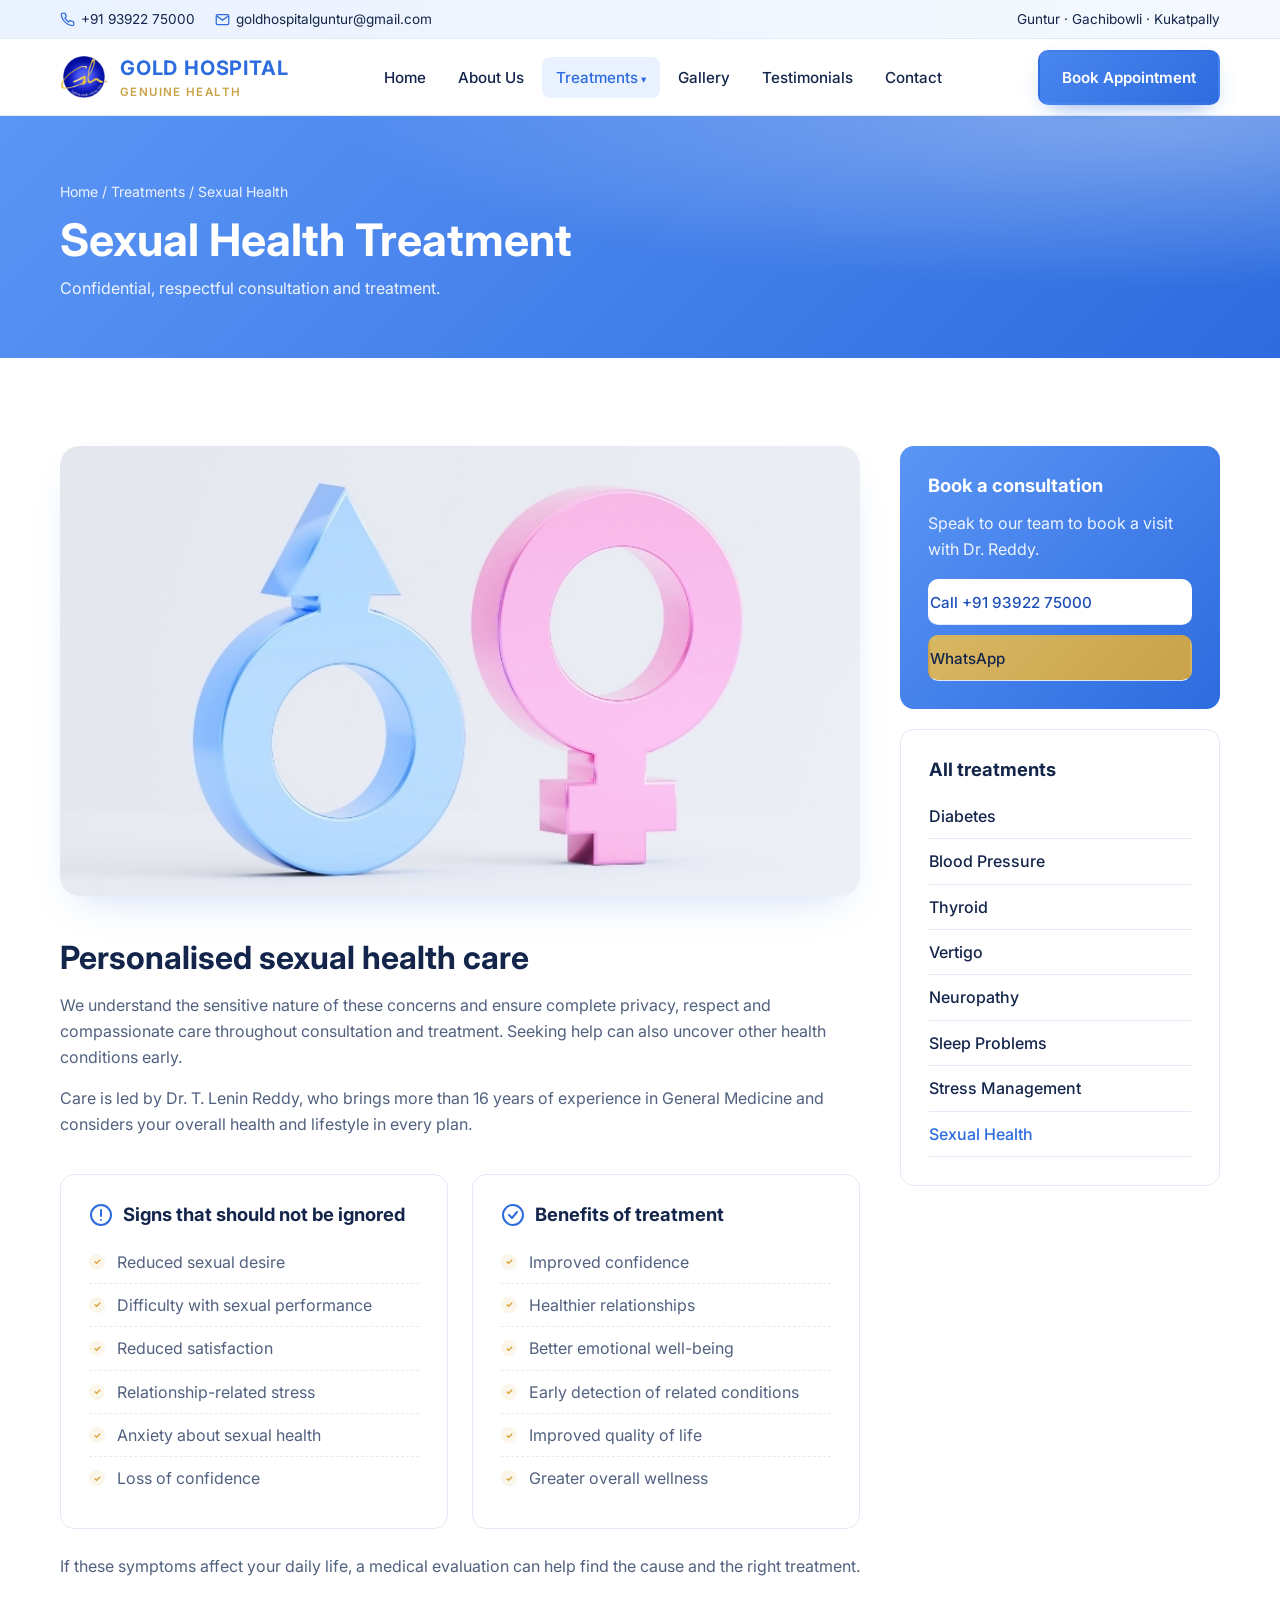
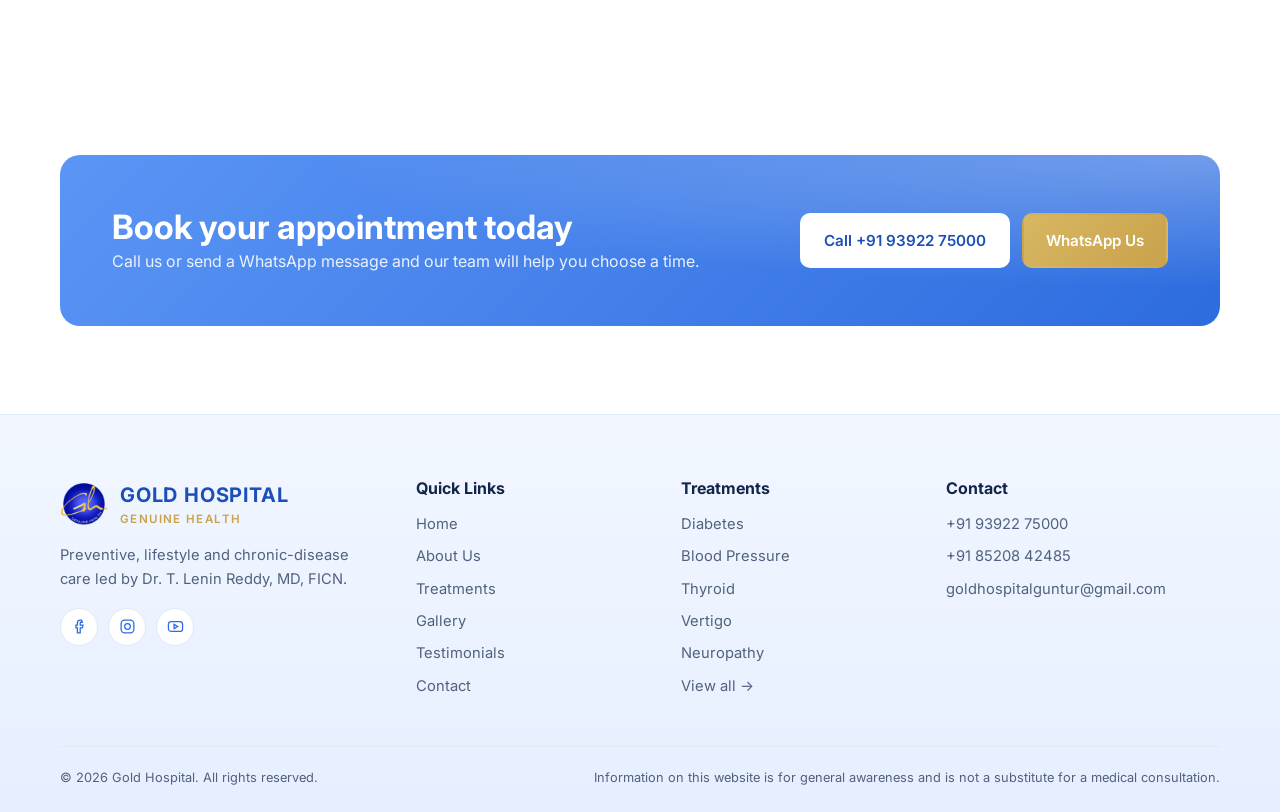
<file: sexual-problems.html>
<!doctype html>
<html lang="en">
<head>
<meta charset="utf-8">
<meta name="viewport" content="width=device-width,initial-scale=1">
<title>Sexual Health Treatment in Guntur | Gold Hospital</title>
<meta name="description" content="Sexual Health treatment at Gold Hospital by Dr. T. Lenin Reddy. Confidential, respectful consultation and treatment.">
<link rel="icon" href="images/logo.png">
<link rel="preconnect" href="https://fonts.googleapis.com">
<link href="https://fonts.googleapis.com/css2?family=Inter:wght@400;500;600;700&display=swap" rel="stylesheet">
<link rel="stylesheet" href="assets/style.css">
</head>
<body>
<div class="topbar"><div class="wrap">
  <div style="display:flex;gap:20px;flex-wrap:wrap">
    <a href="tel:+919392275000"><svg viewBox="0 0 24 24" fill="none" stroke-width="2" ><path d="M22 16.9v3a2 2 0 0 1-2.2 2 19.8 19.8 0 0 1-8.6-3.1 19.5 19.5 0 0 1-6-6A19.8 19.8 0 0 1 2.1 4.2 2 2 0 0 1 4.1 2h3a2 2 0 0 1 2 1.7c.1.9.4 1.8.7 2.7a2 2 0 0 1-.5 2.1L8 9.8a16 16 0 0 0 6 6l1.3-1.3a2 2 0 0 1 2.1-.4c.9.3 1.8.6 2.7.7a2 2 0 0 1 1.7 2z"/></svg>+91 93922 75000</a>
    <a href="mailto:goldhospitalguntur@gmail.com" class="hide-sm"><svg viewBox="0 0 24 24" fill="none" stroke-width="2" ><rect x="2" y="4" width="20" height="16" rx="2"/><path d="m22 6-10 7L2 6"/></svg>goldhospitalguntur@gmail.com</a>
  </div>
  <span class="hide-sm">Guntur · Gachibowli · Kukatpally</span>
</div></div>
<header id="hdr"><div class="wrap">
  <a href="index.html" class="brand"><img src="images/logo.png" alt="Gold Hospital logo"><div><b>GOLD HOSPITAL</b><small>GENUINE HEALTH</small></div></a>
  <nav class="menu" id="menu"><a href="index.html">Home</a><a href="about.html">About Us</a><div class="dd"><a href="treatments.html" class="current">Treatments</a><button class="dd-btn" aria-label="Show treatments" aria-expanded="false"></button><div class="dd-menu"><a href="diabetes.html">Diabetes</a><a href="blood-pressure.html">Blood Pressure</a><a href="thyroid.html">Thyroid</a><a href="vertigo.html">Vertigo</a><a href="neuropathy.html">Neuropathy</a><a href="sleep-deprivation.html">Sleep Problems</a><a href="stress-management.html">Stress Management</a><a href="sexual-problems.html">Sexual Health</a></div></div><a href="gallery.html">Gallery</a><a href="testimonials.html">Testimonials</a><a href="contact.html">Contact</a></nav>
  <a href="contact.html" class="btn btn-primary">Book Appointment</a>
  <button class="burger" id="burger" aria-label="Open menu" aria-expanded="false"><span></span><span></span><span></span></button>
</div></header>
<main>
<section class="page-hero"><div class="wrap">
  <div class="crumbs"><a href="index.html">Home</a> / <a href="treatments.html">Treatments</a> / Sexual Health</div>
  <h1>Sexual Health Treatment</h1><p>Confidential, respectful consultation and treatment.</p>
</div></section>
<section><div class="wrap layout">
  <div>
    <img class="hero-img fade" src="images/Sexual-Problems-image.jpg" alt="Sexual Health treatment at Gold Hospital" style="aspect-ratio:16/9">
    <div class="prose fade" style="margin:36px 0">
      <h2>Personalised sexual health care</h2>
      <p>We understand the sensitive nature of these concerns and ensure complete privacy, respect and compassionate care throughout consultation and treatment. Seeking help can also uncover other health conditions early.</p>
      <p>Care is led by Dr. T. Lenin Reddy, who brings more than 16 years of experience in General Medicine and considers your overall health and lifestyle in every plan.</p>
    </div>
    <div class="two-lists">
      <div class="box fade"><h3><svg viewBox="0 0 24 24" fill="none" stroke-width="2" ><circle cx="12" cy="12" r="10"/><path d="M12 7v6M12 17h.01"/></svg>Signs that should not be ignored</h3><ul><li>Reduced sexual desire</li><li>Difficulty with sexual performance</li><li>Reduced satisfaction</li><li>Relationship-related stress</li><li>Anxiety about sexual health</li><li>Loss of confidence</li></ul></div>
      <div class="box fade"><h3><svg viewBox="0 0 24 24" fill="none" stroke-width="2" ><circle cx="12" cy="12" r="10"/><path d="m8 12 3 3 5-6"/></svg>Benefits of treatment</h3><ul><li>Improved confidence</li><li>Healthier relationships</li><li>Better emotional well-being</li><li>Early detection of related conditions</li><li>Improved quality of life</li><li>Greater overall wellness</li></ul></div>
    </div>
    <p class="fade" style="margin-top:24px">If these symptoms affect your daily life, a medical evaluation can help find the cause and the right treatment.</p>
  </div>
  <aside class="side">
    <div class="box book fade"><h3>Book a consultation</h3><p>Speak to our team to book a visit with Dr. Reddy.</p><a href="tel:+919392275000" class="btn btn-white">Call +91 93922 75000</a><a href="https://wa.me/919392275000" target="_blank" rel="noopener" class="btn btn-gold">WhatsApp</a></div>
    <div class="box fade"><h3>All treatments</h3><a href="diabetes.html">Diabetes</a><a href="blood-pressure.html">Blood Pressure</a><a href="thyroid.html">Thyroid</a><a href="vertigo.html">Vertigo</a><a href="neuropathy.html">Neuropathy</a><a href="sleep-deprivation.html">Sleep Problems</a><a href="stress-management.html">Stress Management</a><a href="sexual-problems.html" class="current">Sexual Health</a></div>
  </aside>
</div></section>
<div class="wrap" style="margin-top:88px"><div class="cta fade">
  <div><h2>Book your appointment today</h2><p>Call us or send a WhatsApp message and our team will help you choose a time.</p></div>
  <div class="actions"><a href="tel:+919392275000" class="btn btn-white">Call +91 93922 75000</a><a href="https://wa.me/919392275000" target="_blank" rel="noopener" class="btn btn-gold">WhatsApp Us</a></div>
</div></div>
</main>
<footer><div class="wrap">
  <div class="fgrid">
    <div><a href="index.html" class="brand" style="margin-bottom:14px"><img src="images/logo.png" alt=""><div><b>GOLD HOSPITAL</b><small>GENUINE HEALTH</small></div></a><p>Preventive, lifestyle and chronic-disease care led by Dr. T. Lenin Reddy, MD, FICN.</p>
      <div class="soc">
        <a href="https://www.facebook.com/goldhospitalguntur/" target="_blank" rel="noopener" aria-label="Facebook"><svg viewBox="0 0 24 24"><path d="M15 3h-2a4 4 0 0 0-4 4v3H7v4h2v7h4v-7h3l1-4h-4V7a1 1 0 0 1 1-1h2z"/></svg></a>
        <a href="https://www.instagram.com/goldhospital_guntur" target="_blank" rel="noopener" aria-label="Instagram"><svg viewBox="0 0 24 24"><rect x="3" y="3" width="18" height="18" rx="5"/><circle cx="12" cy="12" r="4"/></svg></a>
        <a href="https://www.youtube.com/channel/UC_iLjMo9iGosExm4Rg5Y2Zw/videos" target="_blank" rel="noopener" aria-label="YouTube"><svg viewBox="0 0 24 24"><rect x="2" y="5" width="20" height="14" rx="4"/><path d="M10 9l5 3-5 3z"/></svg></a>
      </div></div>
    <div><h4>Quick Links</h4><a href="index.html">Home</a><a href="about.html">About Us</a><a href="treatments.html">Treatments</a><a href="gallery.html">Gallery</a><a href="testimonials.html">Testimonials</a><a href="contact.html">Contact</a></div>
    <div><h4>Treatments</h4><a href="diabetes.html">Diabetes</a><a href="blood-pressure.html">Blood Pressure</a><a href="thyroid.html">Thyroid</a><a href="vertigo.html">Vertigo</a><a href="neuropathy.html">Neuropathy</a><a href="treatments.html">View all →</a></div>
    <div><h4>Contact</h4><a href="tel:+919392275000">+91 93922 75000</a><a href="tel:+918520842485">+91 85208 42485</a><a href="mailto:goldhospitalguntur@gmail.com">goldhospitalguntur@gmail.com</a></div>
  </div>
  <div class="legal"><span>© 2026 Gold Hospital. All rights reserved.</span><span>Information on this website is for general awareness and is not a substitute for a medical consultation.</span></div>
</div></footer>
<div class="mcall"><a href="tel:+919392275000" class="btn btn-primary">Call Now</a><a href="https://wa.me/919392275000" class="btn btn-gold" target="_blank" rel="noopener">WhatsApp</a></div>
<script src="assets/main.js"></script>
</body>
</html>
</file>
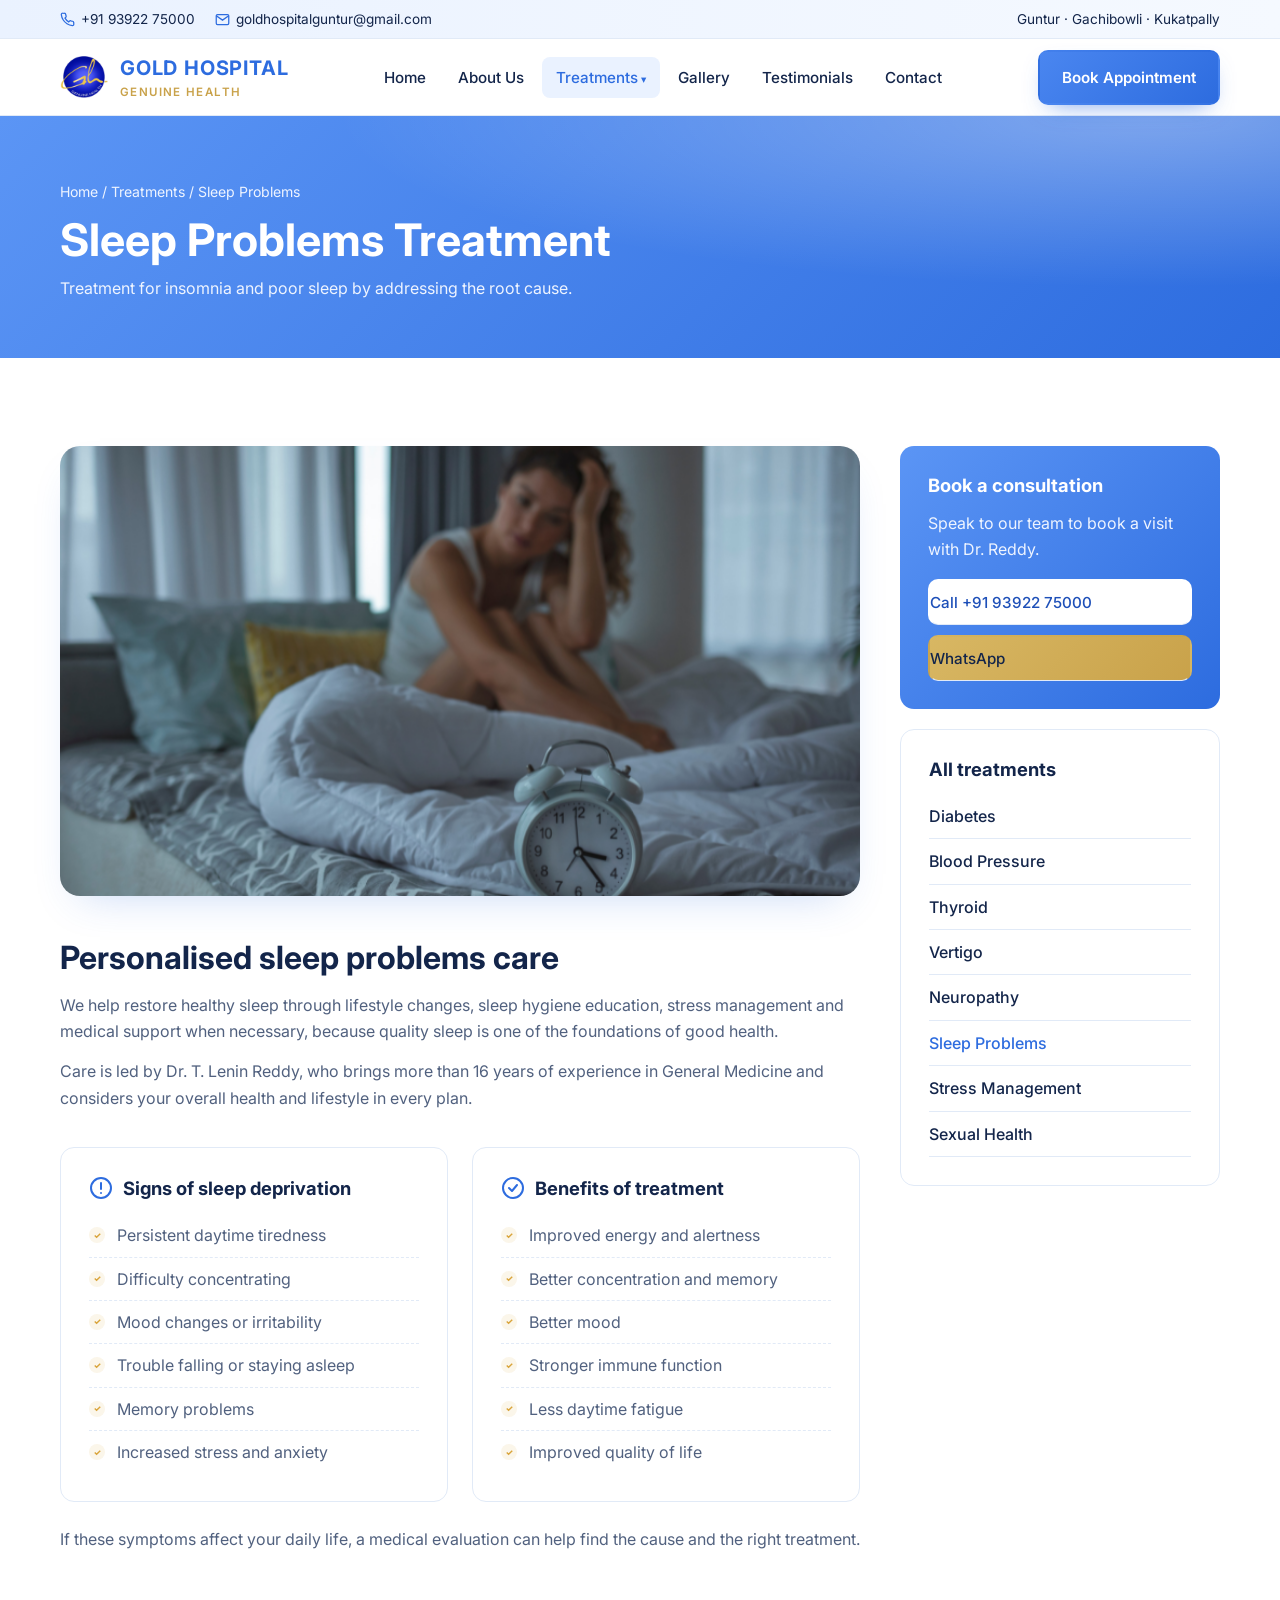
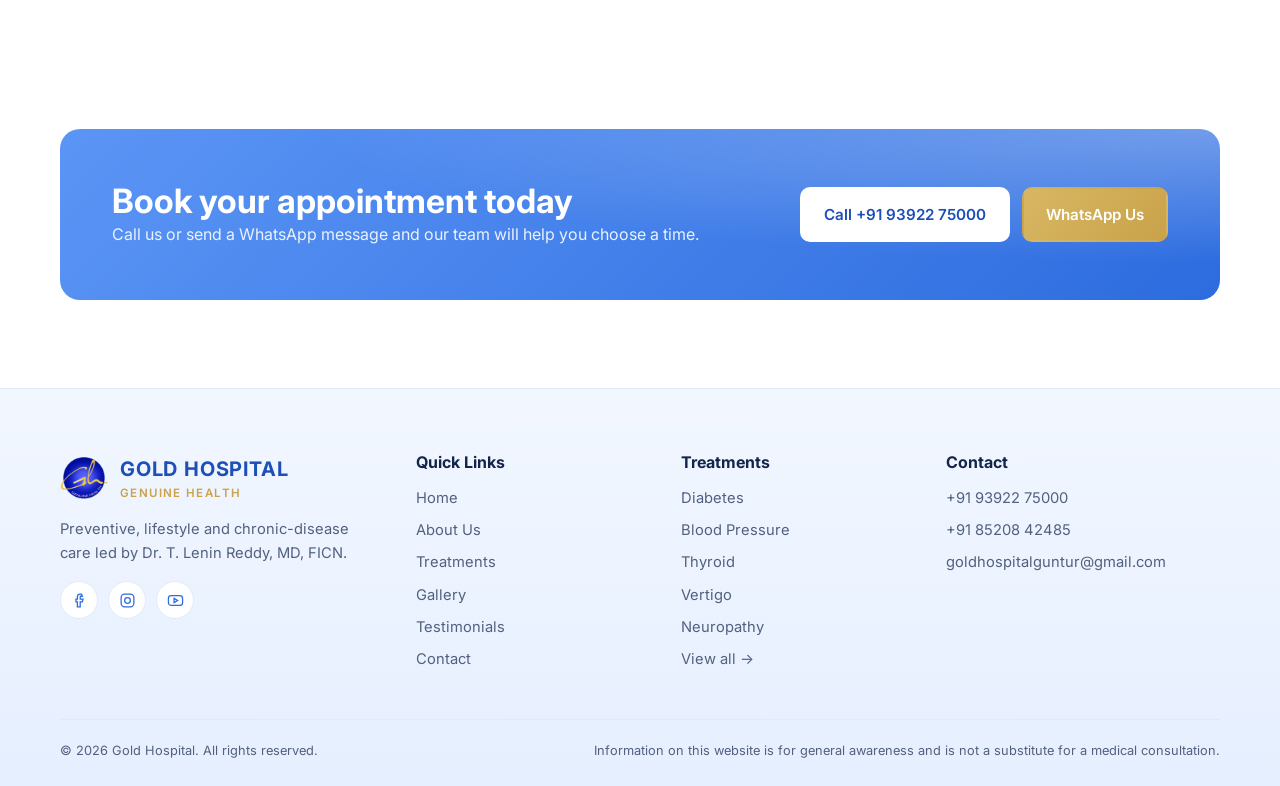
<file: sleep-deprivation.html>
<!doctype html>
<html lang="en">
<head>
<meta charset="utf-8">
<meta name="viewport" content="width=device-width,initial-scale=1">
<title>Sleep Problems Treatment in Guntur | Gold Hospital</title>
<meta name="description" content="Sleep Problems treatment at Gold Hospital by Dr. T. Lenin Reddy. Treatment for insomnia and poor sleep by addressing the root cause.">
<link rel="icon" href="images/logo.png">
<link rel="preconnect" href="https://fonts.googleapis.com">
<link href="https://fonts.googleapis.com/css2?family=Inter:wght@400;500;600;700&display=swap" rel="stylesheet">
<link rel="stylesheet" href="assets/style.css">
</head>
<body>
<div class="topbar"><div class="wrap">
  <div style="display:flex;gap:20px;flex-wrap:wrap">
    <a href="tel:+919392275000"><svg viewBox="0 0 24 24" fill="none" stroke-width="2" ><path d="M22 16.9v3a2 2 0 0 1-2.2 2 19.8 19.8 0 0 1-8.6-3.1 19.5 19.5 0 0 1-6-6A19.8 19.8 0 0 1 2.1 4.2 2 2 0 0 1 4.1 2h3a2 2 0 0 1 2 1.7c.1.9.4 1.8.7 2.7a2 2 0 0 1-.5 2.1L8 9.8a16 16 0 0 0 6 6l1.3-1.3a2 2 0 0 1 2.1-.4c.9.3 1.8.6 2.7.7a2 2 0 0 1 1.7 2z"/></svg>+91 93922 75000</a>
    <a href="mailto:goldhospitalguntur@gmail.com" class="hide-sm"><svg viewBox="0 0 24 24" fill="none" stroke-width="2" ><rect x="2" y="4" width="20" height="16" rx="2"/><path d="m22 6-10 7L2 6"/></svg>goldhospitalguntur@gmail.com</a>
  </div>
  <span class="hide-sm">Guntur · Gachibowli · Kukatpally</span>
</div></div>
<header id="hdr"><div class="wrap">
  <a href="index.html" class="brand"><img src="images/logo.png" alt="Gold Hospital logo"><div><b>GOLD HOSPITAL</b><small>GENUINE HEALTH</small></div></a>
  <nav class="menu" id="menu"><a href="index.html">Home</a><a href="about.html">About Us</a><div class="dd"><a href="treatments.html" class="current">Treatments</a><button class="dd-btn" aria-label="Show treatments" aria-expanded="false"></button><div class="dd-menu"><a href="diabetes.html">Diabetes</a><a href="blood-pressure.html">Blood Pressure</a><a href="thyroid.html">Thyroid</a><a href="vertigo.html">Vertigo</a><a href="neuropathy.html">Neuropathy</a><a href="sleep-deprivation.html">Sleep Problems</a><a href="stress-management.html">Stress Management</a><a href="sexual-problems.html">Sexual Health</a></div></div><a href="gallery.html">Gallery</a><a href="testimonials.html">Testimonials</a><a href="contact.html">Contact</a></nav>
  <a href="contact.html" class="btn btn-primary">Book Appointment</a>
  <button class="burger" id="burger" aria-label="Open menu" aria-expanded="false"><span></span><span></span><span></span></button>
</div></header>
<main>
<section class="page-hero"><div class="wrap">
  <div class="crumbs"><a href="index.html">Home</a> / <a href="treatments.html">Treatments</a> / Sleep Problems</div>
  <h1>Sleep Problems Treatment</h1><p>Treatment for insomnia and poor sleep by addressing the root cause.</p>
</div></section>
<section><div class="wrap layout">
  <div>
    <img class="hero-img fade" src="images/Sleep-Disorders.png" alt="Sleep Problems treatment at Gold Hospital" style="aspect-ratio:16/9">
    <div class="prose fade" style="margin:36px 0">
      <h2>Personalised sleep problems care</h2>
      <p>We help restore healthy sleep through lifestyle changes, sleep hygiene education, stress management and medical support when necessary, because quality sleep is one of the foundations of good health.</p>
      <p>Care is led by Dr. T. Lenin Reddy, who brings more than 16 years of experience in General Medicine and considers your overall health and lifestyle in every plan.</p>
    </div>
    <div class="two-lists">
      <div class="box fade"><h3><svg viewBox="0 0 24 24" fill="none" stroke-width="2" ><circle cx="12" cy="12" r="10"/><path d="M12 7v6M12 17h.01"/></svg>Signs of sleep deprivation</h3><ul><li>Persistent daytime tiredness</li><li>Difficulty concentrating</li><li>Mood changes or irritability</li><li>Trouble falling or staying asleep</li><li>Memory problems</li><li>Increased stress and anxiety</li></ul></div>
      <div class="box fade"><h3><svg viewBox="0 0 24 24" fill="none" stroke-width="2" ><circle cx="12" cy="12" r="10"/><path d="m8 12 3 3 5-6"/></svg>Benefits of treatment</h3><ul><li>Improved energy and alertness</li><li>Better concentration and memory</li><li>Better mood</li><li>Stronger immune function</li><li>Less daytime fatigue</li><li>Improved quality of life</li></ul></div>
    </div>
    <p class="fade" style="margin-top:24px">If these symptoms affect your daily life, a medical evaluation can help find the cause and the right treatment.</p>
  </div>
  <aside class="side">
    <div class="box book fade"><h3>Book a consultation</h3><p>Speak to our team to book a visit with Dr. Reddy.</p><a href="tel:+919392275000" class="btn btn-white">Call +91 93922 75000</a><a href="https://wa.me/919392275000" target="_blank" rel="noopener" class="btn btn-gold">WhatsApp</a></div>
    <div class="box fade"><h3>All treatments</h3><a href="diabetes.html">Diabetes</a><a href="blood-pressure.html">Blood Pressure</a><a href="thyroid.html">Thyroid</a><a href="vertigo.html">Vertigo</a><a href="neuropathy.html">Neuropathy</a><a href="sleep-deprivation.html" class="current">Sleep Problems</a><a href="stress-management.html">Stress Management</a><a href="sexual-problems.html">Sexual Health</a></div>
  </aside>
</div></section>
<div class="wrap" style="margin-top:88px"><div class="cta fade">
  <div><h2>Book your appointment today</h2><p>Call us or send a WhatsApp message and our team will help you choose a time.</p></div>
  <div class="actions"><a href="tel:+919392275000" class="btn btn-white">Call +91 93922 75000</a><a href="https://wa.me/919392275000" target="_blank" rel="noopener" class="btn btn-gold">WhatsApp Us</a></div>
</div></div>
</main>
<footer><div class="wrap">
  <div class="fgrid">
    <div><a href="index.html" class="brand" style="margin-bottom:14px"><img src="images/logo.png" alt=""><div><b>GOLD HOSPITAL</b><small>GENUINE HEALTH</small></div></a><p>Preventive, lifestyle and chronic-disease care led by Dr. T. Lenin Reddy, MD, FICN.</p>
      <div class="soc">
        <a href="https://www.facebook.com/goldhospitalguntur/" target="_blank" rel="noopener" aria-label="Facebook"><svg viewBox="0 0 24 24"><path d="M15 3h-2a4 4 0 0 0-4 4v3H7v4h2v7h4v-7h3l1-4h-4V7a1 1 0 0 1 1-1h2z"/></svg></a>
        <a href="https://www.instagram.com/goldhospital_guntur" target="_blank" rel="noopener" aria-label="Instagram"><svg viewBox="0 0 24 24"><rect x="3" y="3" width="18" height="18" rx="5"/><circle cx="12" cy="12" r="4"/></svg></a>
        <a href="https://www.youtube.com/channel/UC_iLjMo9iGosExm4Rg5Y2Zw/videos" target="_blank" rel="noopener" aria-label="YouTube"><svg viewBox="0 0 24 24"><rect x="2" y="5" width="20" height="14" rx="4"/><path d="M10 9l5 3-5 3z"/></svg></a>
      </div></div>
    <div><h4>Quick Links</h4><a href="index.html">Home</a><a href="about.html">About Us</a><a href="treatments.html">Treatments</a><a href="gallery.html">Gallery</a><a href="testimonials.html">Testimonials</a><a href="contact.html">Contact</a></div>
    <div><h4>Treatments</h4><a href="diabetes.html">Diabetes</a><a href="blood-pressure.html">Blood Pressure</a><a href="thyroid.html">Thyroid</a><a href="vertigo.html">Vertigo</a><a href="neuropathy.html">Neuropathy</a><a href="treatments.html">View all →</a></div>
    <div><h4>Contact</h4><a href="tel:+919392275000">+91 93922 75000</a><a href="tel:+918520842485">+91 85208 42485</a><a href="mailto:goldhospitalguntur@gmail.com">goldhospitalguntur@gmail.com</a></div>
  </div>
  <div class="legal"><span>© 2026 Gold Hospital. All rights reserved.</span><span>Information on this website is for general awareness and is not a substitute for a medical consultation.</span></div>
</div></footer>
<div class="mcall"><a href="tel:+919392275000" class="btn btn-primary">Call Now</a><a href="https://wa.me/919392275000" class="btn btn-gold" target="_blank" rel="noopener">WhatsApp</a></div>
<script src="assets/main.js"></script>
</body>
</html>
</file>
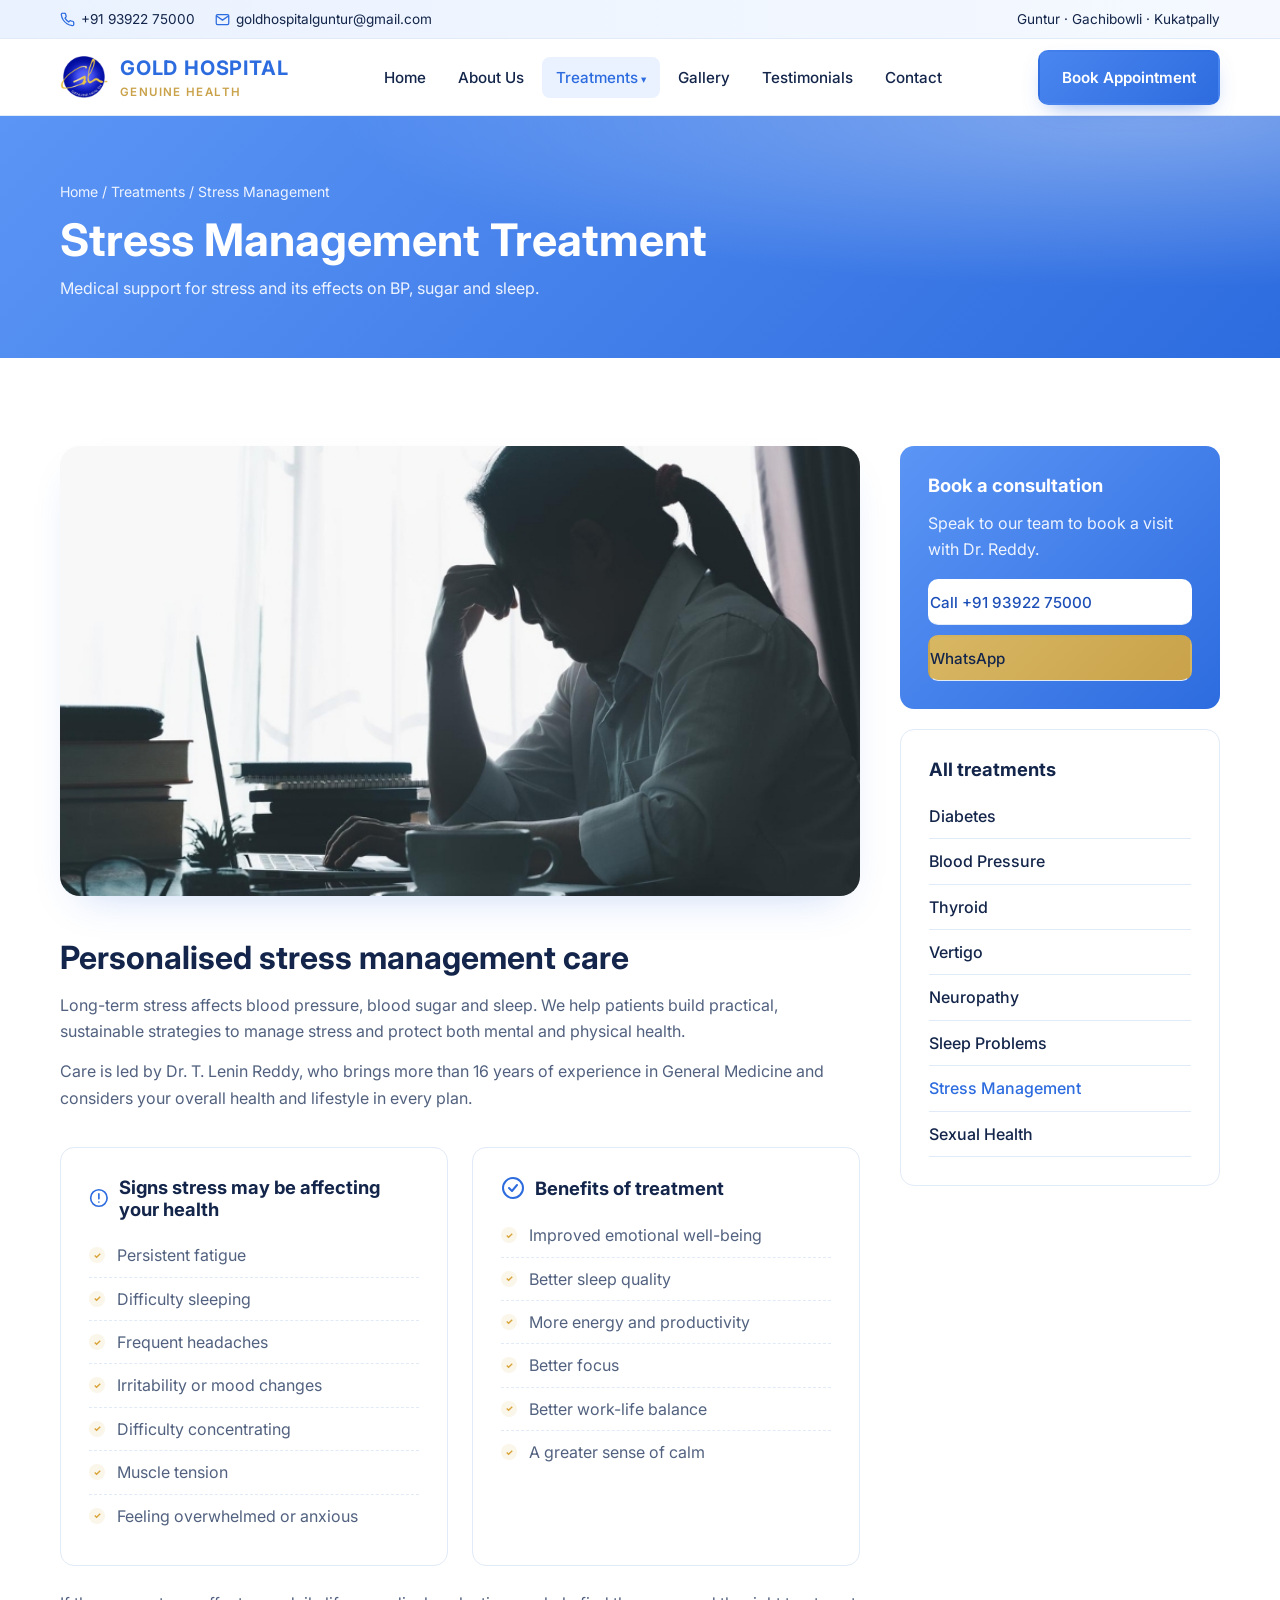
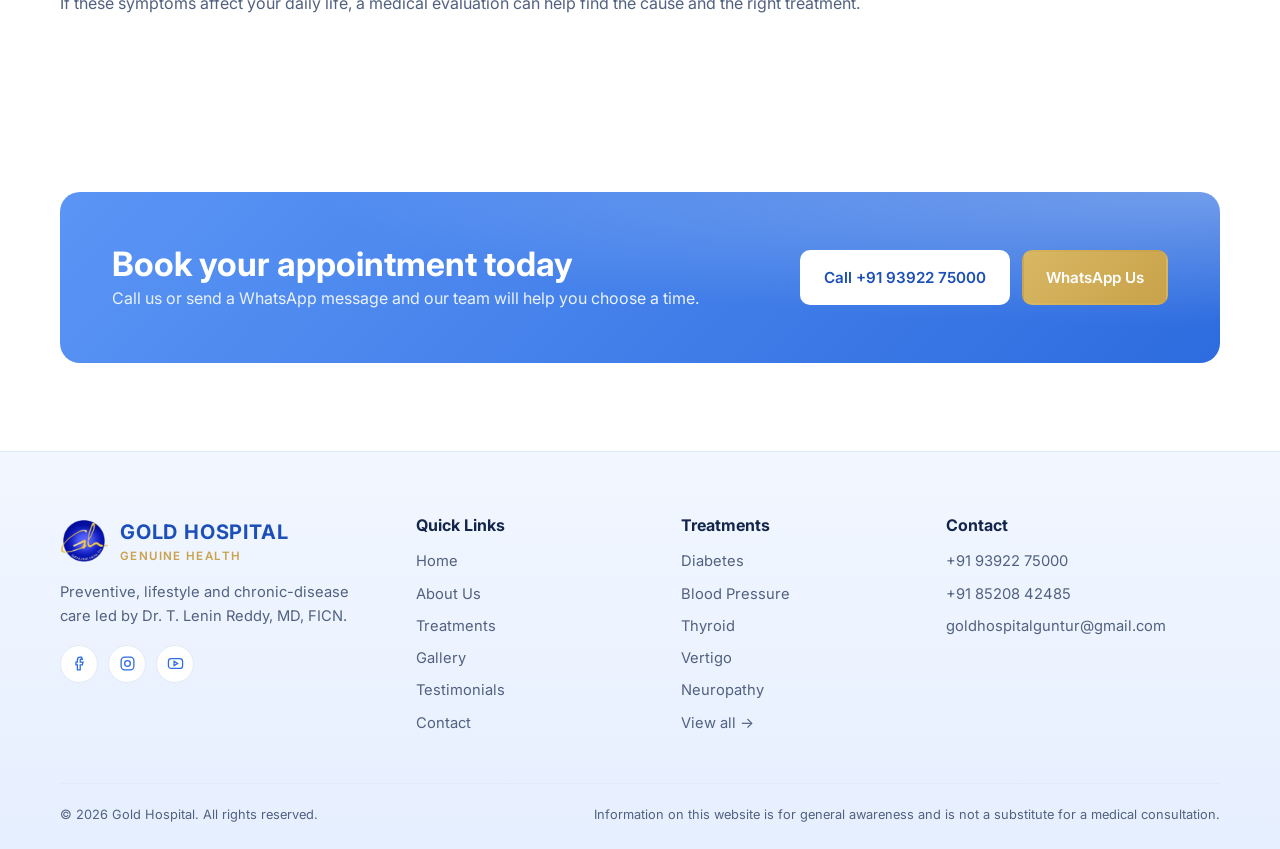
<file: stress-management.html>
<!doctype html>
<html lang="en">
<head>
<meta charset="utf-8">
<meta name="viewport" content="width=device-width,initial-scale=1">
<title>Stress Management Treatment in Guntur | Gold Hospital</title>
<meta name="description" content="Stress Management treatment at Gold Hospital by Dr. T. Lenin Reddy. Medical support for stress and its effects on BP, sugar and sleep.">
<link rel="icon" href="images/logo.png">
<link rel="preconnect" href="https://fonts.googleapis.com">
<link href="https://fonts.googleapis.com/css2?family=Inter:wght@400;500;600;700&display=swap" rel="stylesheet">
<link rel="stylesheet" href="assets/style.css">
</head>
<body>
<div class="topbar"><div class="wrap">
  <div style="display:flex;gap:20px;flex-wrap:wrap">
    <a href="tel:+919392275000"><svg viewBox="0 0 24 24" fill="none" stroke-width="2" ><path d="M22 16.9v3a2 2 0 0 1-2.2 2 19.8 19.8 0 0 1-8.6-3.1 19.5 19.5 0 0 1-6-6A19.8 19.8 0 0 1 2.1 4.2 2 2 0 0 1 4.1 2h3a2 2 0 0 1 2 1.7c.1.9.4 1.8.7 2.7a2 2 0 0 1-.5 2.1L8 9.8a16 16 0 0 0 6 6l1.3-1.3a2 2 0 0 1 2.1-.4c.9.3 1.8.6 2.7.7a2 2 0 0 1 1.7 2z"/></svg>+91 93922 75000</a>
    <a href="mailto:goldhospitalguntur@gmail.com" class="hide-sm"><svg viewBox="0 0 24 24" fill="none" stroke-width="2" ><rect x="2" y="4" width="20" height="16" rx="2"/><path d="m22 6-10 7L2 6"/></svg>goldhospitalguntur@gmail.com</a>
  </div>
  <span class="hide-sm">Guntur · Gachibowli · Kukatpally</span>
</div></div>
<header id="hdr"><div class="wrap">
  <a href="index.html" class="brand"><img src="images/logo.png" alt="Gold Hospital logo"><div><b>GOLD HOSPITAL</b><small>GENUINE HEALTH</small></div></a>
  <nav class="menu" id="menu"><a href="index.html">Home</a><a href="about.html">About Us</a><div class="dd"><a href="treatments.html" class="current">Treatments</a><button class="dd-btn" aria-label="Show treatments" aria-expanded="false"></button><div class="dd-menu"><a href="diabetes.html">Diabetes</a><a href="blood-pressure.html">Blood Pressure</a><a href="thyroid.html">Thyroid</a><a href="vertigo.html">Vertigo</a><a href="neuropathy.html">Neuropathy</a><a href="sleep-deprivation.html">Sleep Problems</a><a href="stress-management.html">Stress Management</a><a href="sexual-problems.html">Sexual Health</a></div></div><a href="gallery.html">Gallery</a><a href="testimonials.html">Testimonials</a><a href="contact.html">Contact</a></nav>
  <a href="contact.html" class="btn btn-primary">Book Appointment</a>
  <button class="burger" id="burger" aria-label="Open menu" aria-expanded="false"><span></span><span></span><span></span></button>
</div></header>
<main>
<section class="page-hero"><div class="wrap">
  <div class="crumbs"><a href="index.html">Home</a> / <a href="treatments.html">Treatments</a> / Stress Management</div>
  <h1>Stress Management Treatment</h1><p>Medical support for stress and its effects on BP, sugar and sleep.</p>
</div></section>
<section><div class="wrap layout">
  <div>
    <img class="hero-img fade" src="images/Stress-image.jpg" alt="Stress Management treatment at Gold Hospital" style="aspect-ratio:16/9">
    <div class="prose fade" style="margin:36px 0">
      <h2>Personalised stress management care</h2>
      <p>Long-term stress affects blood pressure, blood sugar and sleep. We help patients build practical, sustainable strategies to manage stress and protect both mental and physical health.</p>
      <p>Care is led by Dr. T. Lenin Reddy, who brings more than 16 years of experience in General Medicine and considers your overall health and lifestyle in every plan.</p>
    </div>
    <div class="two-lists">
      <div class="box fade"><h3><svg viewBox="0 0 24 24" fill="none" stroke-width="2" ><circle cx="12" cy="12" r="10"/><path d="M12 7v6M12 17h.01"/></svg>Signs stress may be affecting your health</h3><ul><li>Persistent fatigue</li><li>Difficulty sleeping</li><li>Frequent headaches</li><li>Irritability or mood changes</li><li>Difficulty concentrating</li><li>Muscle tension</li><li>Feeling overwhelmed or anxious</li></ul></div>
      <div class="box fade"><h3><svg viewBox="0 0 24 24" fill="none" stroke-width="2" ><circle cx="12" cy="12" r="10"/><path d="m8 12 3 3 5-6"/></svg>Benefits of treatment</h3><ul><li>Improved emotional well-being</li><li>Better sleep quality</li><li>More energy and productivity</li><li>Better focus</li><li>Better work-life balance</li><li>A greater sense of calm</li></ul></div>
    </div>
    <p class="fade" style="margin-top:24px">If these symptoms affect your daily life, a medical evaluation can help find the cause and the right treatment.</p>
  </div>
  <aside class="side">
    <div class="box book fade"><h3>Book a consultation</h3><p>Speak to our team to book a visit with Dr. Reddy.</p><a href="tel:+919392275000" class="btn btn-white">Call +91 93922 75000</a><a href="https://wa.me/919392275000" target="_blank" rel="noopener" class="btn btn-gold">WhatsApp</a></div>
    <div class="box fade"><h3>All treatments</h3><a href="diabetes.html">Diabetes</a><a href="blood-pressure.html">Blood Pressure</a><a href="thyroid.html">Thyroid</a><a href="vertigo.html">Vertigo</a><a href="neuropathy.html">Neuropathy</a><a href="sleep-deprivation.html">Sleep Problems</a><a href="stress-management.html" class="current">Stress Management</a><a href="sexual-problems.html">Sexual Health</a></div>
  </aside>
</div></section>
<div class="wrap" style="margin-top:88px"><div class="cta fade">
  <div><h2>Book your appointment today</h2><p>Call us or send a WhatsApp message and our team will help you choose a time.</p></div>
  <div class="actions"><a href="tel:+919392275000" class="btn btn-white">Call +91 93922 75000</a><a href="https://wa.me/919392275000" target="_blank" rel="noopener" class="btn btn-gold">WhatsApp Us</a></div>
</div></div>
</main>
<footer><div class="wrap">
  <div class="fgrid">
    <div><a href="index.html" class="brand" style="margin-bottom:14px"><img src="images/logo.png" alt=""><div><b>GOLD HOSPITAL</b><small>GENUINE HEALTH</small></div></a><p>Preventive, lifestyle and chronic-disease care led by Dr. T. Lenin Reddy, MD, FICN.</p>
      <div class="soc">
        <a href="https://www.facebook.com/goldhospitalguntur/" target="_blank" rel="noopener" aria-label="Facebook"><svg viewBox="0 0 24 24"><path d="M15 3h-2a4 4 0 0 0-4 4v3H7v4h2v7h4v-7h3l1-4h-4V7a1 1 0 0 1 1-1h2z"/></svg></a>
        <a href="https://www.instagram.com/goldhospital_guntur" target="_blank" rel="noopener" aria-label="Instagram"><svg viewBox="0 0 24 24"><rect x="3" y="3" width="18" height="18" rx="5"/><circle cx="12" cy="12" r="4"/></svg></a>
        <a href="https://www.youtube.com/channel/UC_iLjMo9iGosExm4Rg5Y2Zw/videos" target="_blank" rel="noopener" aria-label="YouTube"><svg viewBox="0 0 24 24"><rect x="2" y="5" width="20" height="14" rx="4"/><path d="M10 9l5 3-5 3z"/></svg></a>
      </div></div>
    <div><h4>Quick Links</h4><a href="index.html">Home</a><a href="about.html">About Us</a><a href="treatments.html">Treatments</a><a href="gallery.html">Gallery</a><a href="testimonials.html">Testimonials</a><a href="contact.html">Contact</a></div>
    <div><h4>Treatments</h4><a href="diabetes.html">Diabetes</a><a href="blood-pressure.html">Blood Pressure</a><a href="thyroid.html">Thyroid</a><a href="vertigo.html">Vertigo</a><a href="neuropathy.html">Neuropathy</a><a href="treatments.html">View all →</a></div>
    <div><h4>Contact</h4><a href="tel:+919392275000">+91 93922 75000</a><a href="tel:+918520842485">+91 85208 42485</a><a href="mailto:goldhospitalguntur@gmail.com">goldhospitalguntur@gmail.com</a></div>
  </div>
  <div class="legal"><span>© 2026 Gold Hospital. All rights reserved.</span><span>Information on this website is for general awareness and is not a substitute for a medical consultation.</span></div>
</div></footer>
<div class="mcall"><a href="tel:+919392275000" class="btn btn-primary">Call Now</a><a href="https://wa.me/919392275000" class="btn btn-gold" target="_blank" rel="noopener">WhatsApp</a></div>
<script src="assets/main.js"></script>
</body>
</html>
</file>
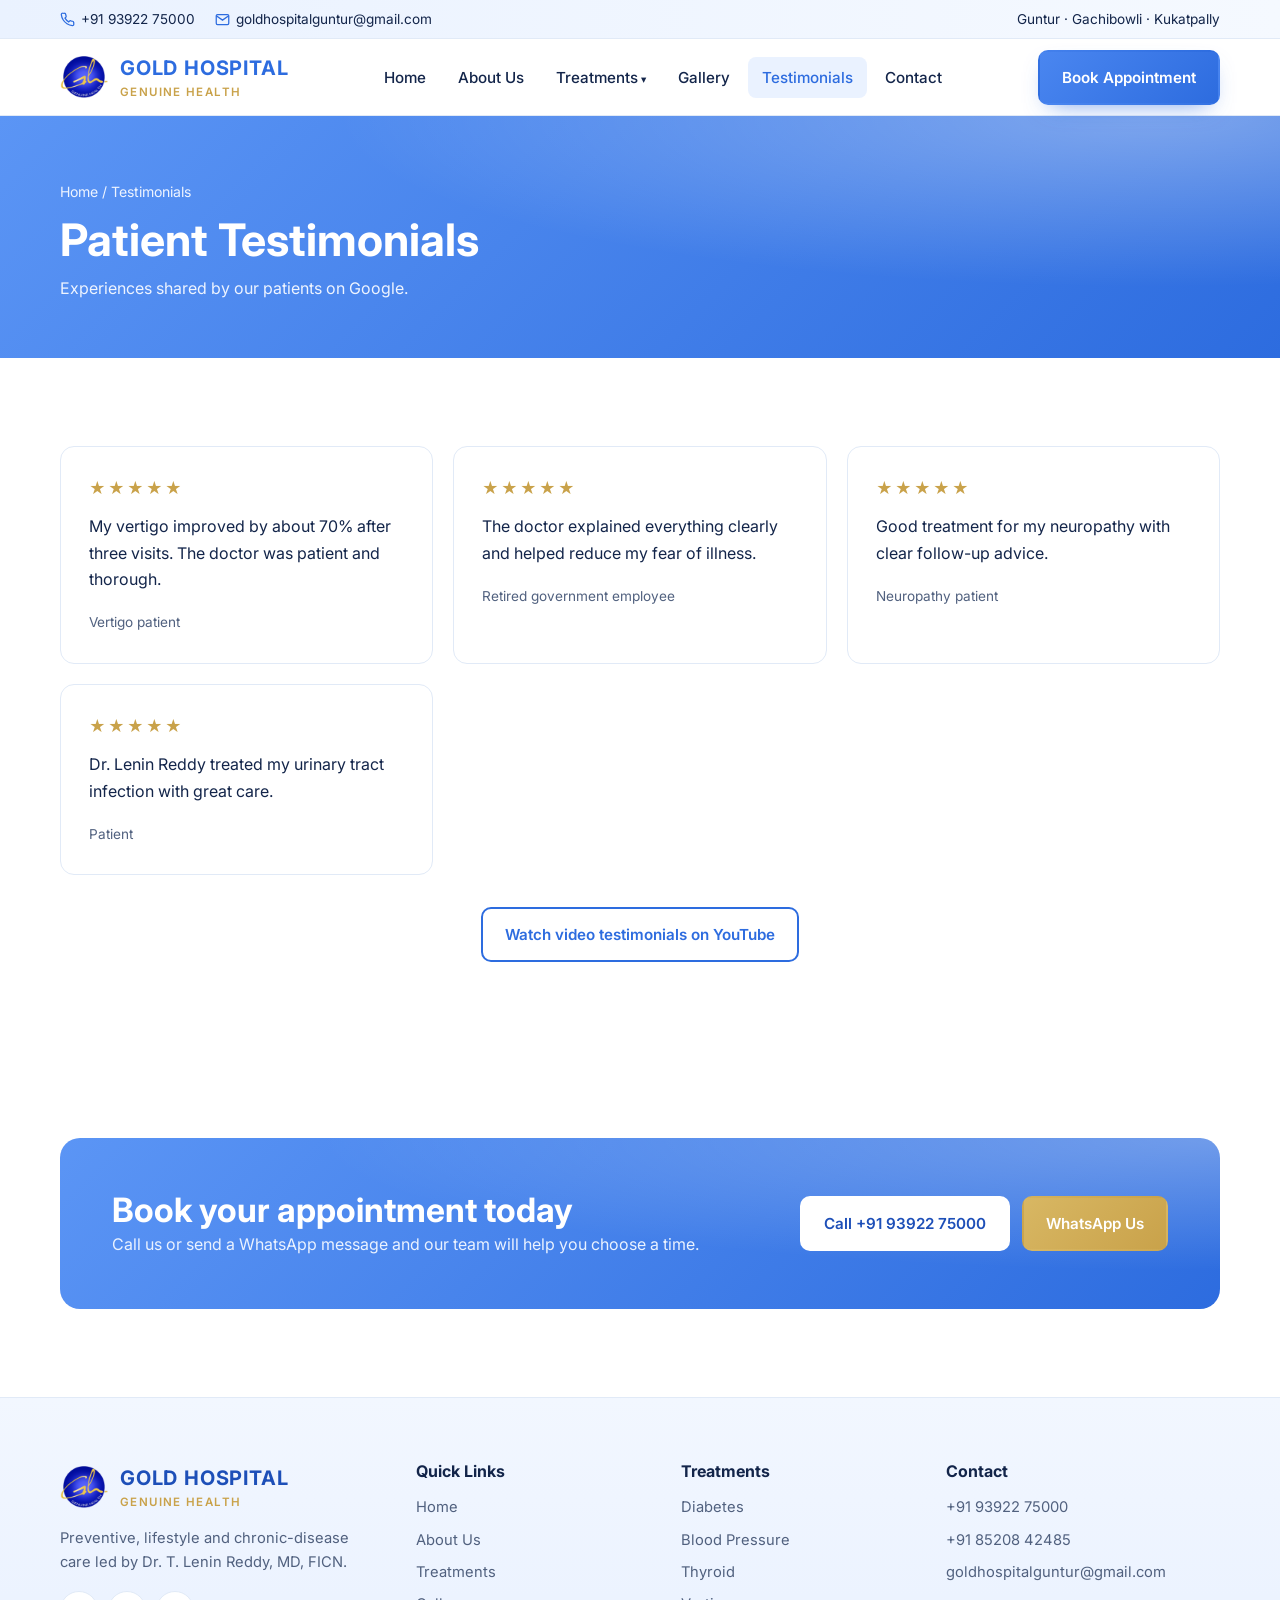
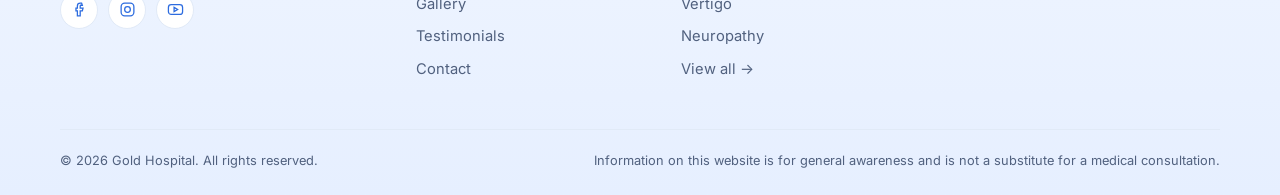
<file: testimonials.html>
<!doctype html>
<html lang="en">
<head>
<meta charset="utf-8">
<meta name="viewport" content="width=device-width,initial-scale=1">
<title>Testimonials | Gold Hospital</title>
<meta name="description" content="Patient reviews of Gold Hospital.">
<link rel="icon" href="images/logo.png">
<link rel="preconnect" href="https://fonts.googleapis.com">
<link href="https://fonts.googleapis.com/css2?family=Inter:wght@400;500;600;700&display=swap" rel="stylesheet">
<link rel="stylesheet" href="assets/style.css">
</head>
<body>
<div class="topbar"><div class="wrap">
  <div style="display:flex;gap:20px;flex-wrap:wrap">
    <a href="tel:+919392275000"><svg viewBox="0 0 24 24" fill="none" stroke-width="2" ><path d="M22 16.9v3a2 2 0 0 1-2.2 2 19.8 19.8 0 0 1-8.6-3.1 19.5 19.5 0 0 1-6-6A19.8 19.8 0 0 1 2.1 4.2 2 2 0 0 1 4.1 2h3a2 2 0 0 1 2 1.7c.1.9.4 1.8.7 2.7a2 2 0 0 1-.5 2.1L8 9.8a16 16 0 0 0 6 6l1.3-1.3a2 2 0 0 1 2.1-.4c.9.3 1.8.6 2.7.7a2 2 0 0 1 1.7 2z"/></svg>+91 93922 75000</a>
    <a href="mailto:goldhospitalguntur@gmail.com" class="hide-sm"><svg viewBox="0 0 24 24" fill="none" stroke-width="2" ><rect x="2" y="4" width="20" height="16" rx="2"/><path d="m22 6-10 7L2 6"/></svg>goldhospitalguntur@gmail.com</a>
  </div>
  <span class="hide-sm">Guntur · Gachibowli · Kukatpally</span>
</div></div>
<header id="hdr"><div class="wrap">
  <a href="index.html" class="brand"><img src="images/logo.png" alt="Gold Hospital logo"><div><b>GOLD HOSPITAL</b><small>GENUINE HEALTH</small></div></a>
  <nav class="menu" id="menu"><a href="index.html">Home</a><a href="about.html">About Us</a><div class="dd"><a href="treatments.html">Treatments</a><button class="dd-btn" aria-label="Show treatments" aria-expanded="false"></button><div class="dd-menu"><a href="diabetes.html">Diabetes</a><a href="blood-pressure.html">Blood Pressure</a><a href="thyroid.html">Thyroid</a><a href="vertigo.html">Vertigo</a><a href="neuropathy.html">Neuropathy</a><a href="sleep-deprivation.html">Sleep Problems</a><a href="stress-management.html">Stress Management</a><a href="sexual-problems.html">Sexual Health</a></div></div><a href="gallery.html">Gallery</a><a href="testimonials.html" class="current">Testimonials</a><a href="contact.html">Contact</a></nav>
  <a href="contact.html" class="btn btn-primary">Book Appointment</a>
  <button class="burger" id="burger" aria-label="Open menu" aria-expanded="false"><span></span><span></span><span></span></button>
</div></header>
<main>
<section class="page-hero"><div class="wrap">
  <div class="crumbs"><a href="index.html">Home</a> / Testimonials</div>
  <h1>Patient Testimonials</h1><p>Experiences shared by our patients on Google.</p>
</div></section>
<section><div class="wrap">
  <div class="reviews"><div class="rev fade"><div class="stars">★★★★★</div><p>My vertigo improved by about 70% after three visits. The doctor was patient and thorough.</p><span>Vertigo patient</span></div><div class="rev fade"><div class="stars">★★★★★</div><p>The doctor explained everything clearly and helped reduce my fear of illness.</p><span>Retired government employee</span></div><div class="rev fade"><div class="stars">★★★★★</div><p>Good treatment for my neuropathy with clear follow-up advice.</p><span>Neuropathy patient</span></div><div class="rev fade"><div class="stars">★★★★★</div><p>Dr. Lenin Reddy treated my urinary tract infection with great care.</p><span>Patient</span></div></div>
  <div class="center fade"><a class="btn btn-outline" href="https://www.youtube.com/channel/UC_iLjMo9iGosExm4Rg5Y2Zw/videos" target="_blank" rel="noopener">Watch video testimonials on YouTube</a></div>
</div></section>
<div class="wrap" style="margin-top:88px"><div class="cta fade">
  <div><h2>Book your appointment today</h2><p>Call us or send a WhatsApp message and our team will help you choose a time.</p></div>
  <div class="actions"><a href="tel:+919392275000" class="btn btn-white">Call +91 93922 75000</a><a href="https://wa.me/919392275000" target="_blank" rel="noopener" class="btn btn-gold">WhatsApp Us</a></div>
</div></div>
</main>
<footer><div class="wrap">
  <div class="fgrid">
    <div><a href="index.html" class="brand" style="margin-bottom:14px"><img src="images/logo.png" alt=""><div><b>GOLD HOSPITAL</b><small>GENUINE HEALTH</small></div></a><p>Preventive, lifestyle and chronic-disease care led by Dr. T. Lenin Reddy, MD, FICN.</p>
      <div class="soc">
        <a href="https://www.facebook.com/goldhospitalguntur/" target="_blank" rel="noopener" aria-label="Facebook"><svg viewBox="0 0 24 24"><path d="M15 3h-2a4 4 0 0 0-4 4v3H7v4h2v7h4v-7h3l1-4h-4V7a1 1 0 0 1 1-1h2z"/></svg></a>
        <a href="https://www.instagram.com/goldhospital_guntur" target="_blank" rel="noopener" aria-label="Instagram"><svg viewBox="0 0 24 24"><rect x="3" y="3" width="18" height="18" rx="5"/><circle cx="12" cy="12" r="4"/></svg></a>
        <a href="https://www.youtube.com/channel/UC_iLjMo9iGosExm4Rg5Y2Zw/videos" target="_blank" rel="noopener" aria-label="YouTube"><svg viewBox="0 0 24 24"><rect x="2" y="5" width="20" height="14" rx="4"/><path d="M10 9l5 3-5 3z"/></svg></a>
      </div></div>
    <div><h4>Quick Links</h4><a href="index.html">Home</a><a href="about.html">About Us</a><a href="treatments.html">Treatments</a><a href="gallery.html">Gallery</a><a href="testimonials.html">Testimonials</a><a href="contact.html">Contact</a></div>
    <div><h4>Treatments</h4><a href="diabetes.html">Diabetes</a><a href="blood-pressure.html">Blood Pressure</a><a href="thyroid.html">Thyroid</a><a href="vertigo.html">Vertigo</a><a href="neuropathy.html">Neuropathy</a><a href="treatments.html">View all →</a></div>
    <div><h4>Contact</h4><a href="tel:+919392275000">+91 93922 75000</a><a href="tel:+918520842485">+91 85208 42485</a><a href="mailto:goldhospitalguntur@gmail.com">goldhospitalguntur@gmail.com</a></div>
  </div>
  <div class="legal"><span>© 2026 Gold Hospital. All rights reserved.</span><span>Information on this website is for general awareness and is not a substitute for a medical consultation.</span></div>
</div></footer>
<div class="mcall"><a href="tel:+919392275000" class="btn btn-primary">Call Now</a><a href="https://wa.me/919392275000" class="btn btn-gold" target="_blank" rel="noopener">WhatsApp</a></div>
<script src="assets/main.js"></script>
</body>
</html>
</file>
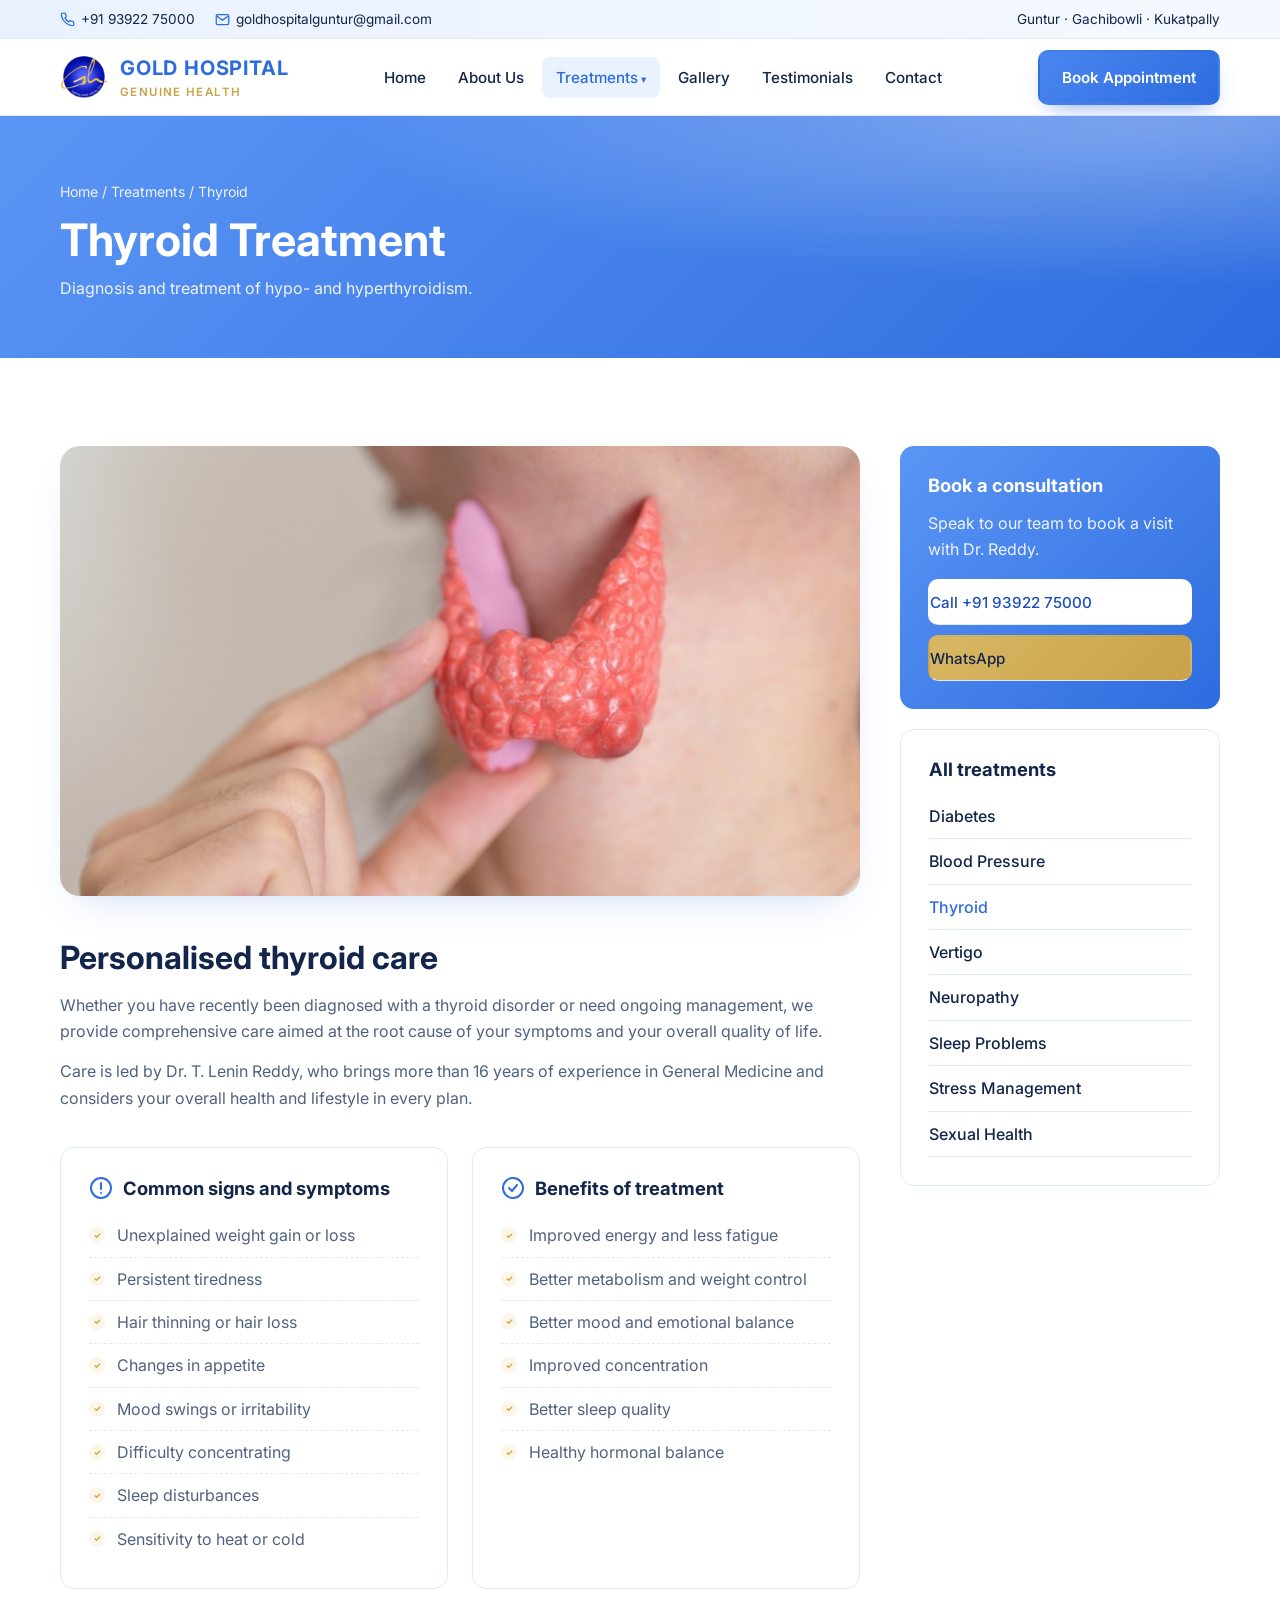
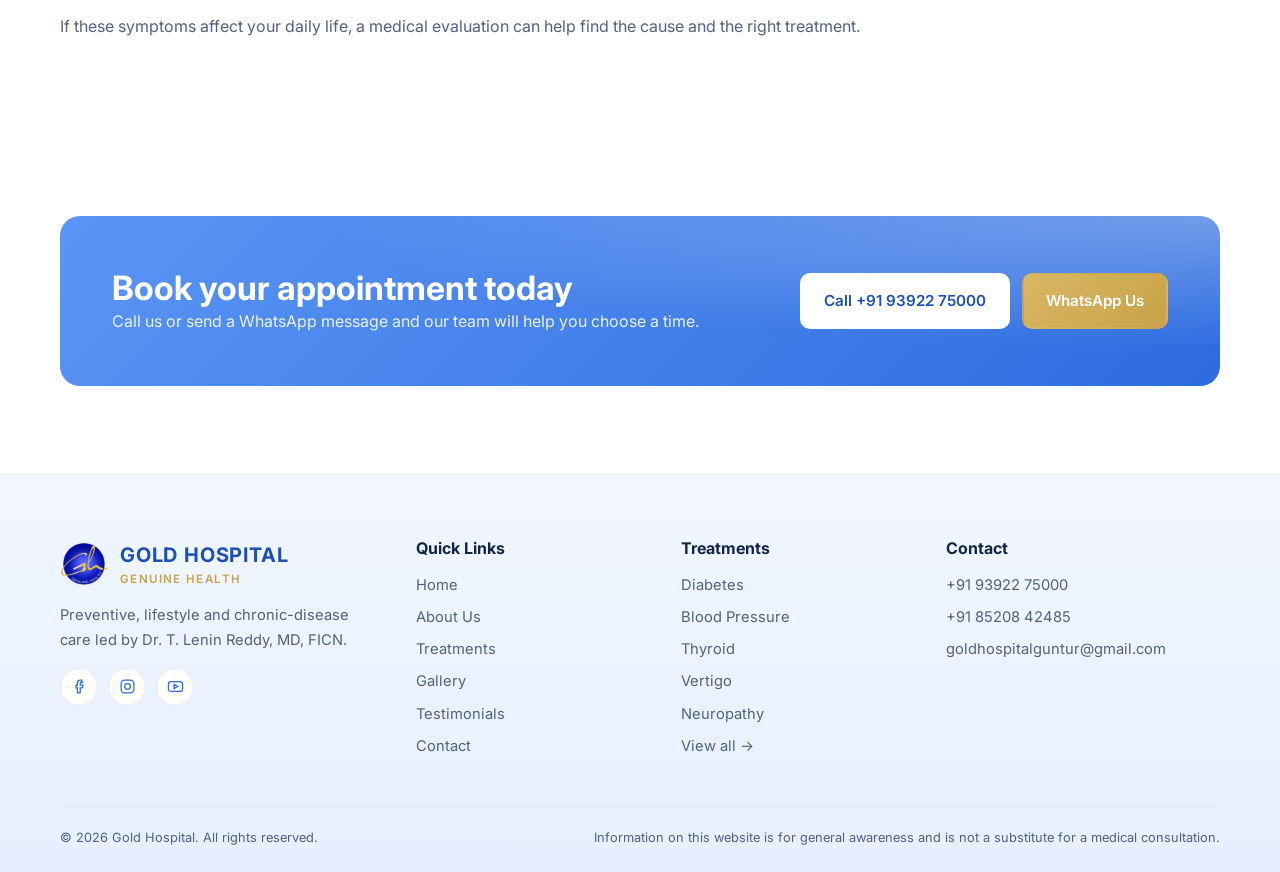
<file: thyroid.html>
<!doctype html>
<html lang="en">
<head>
<meta charset="utf-8">
<meta name="viewport" content="width=device-width,initial-scale=1">
<title>Thyroid Treatment in Guntur | Gold Hospital</title>
<meta name="description" content="Thyroid treatment at Gold Hospital by Dr. T. Lenin Reddy. Diagnosis and treatment of hypo- and hyperthyroidism.">
<link rel="icon" href="images/logo.png">
<link rel="preconnect" href="https://fonts.googleapis.com">
<link href="https://fonts.googleapis.com/css2?family=Inter:wght@400;500;600;700&display=swap" rel="stylesheet">
<link rel="stylesheet" href="assets/style.css">
</head>
<body>
<div class="topbar"><div class="wrap">
  <div style="display:flex;gap:20px;flex-wrap:wrap">
    <a href="tel:+919392275000"><svg viewBox="0 0 24 24" fill="none" stroke-width="2" ><path d="M22 16.9v3a2 2 0 0 1-2.2 2 19.8 19.8 0 0 1-8.6-3.1 19.5 19.5 0 0 1-6-6A19.8 19.8 0 0 1 2.1 4.2 2 2 0 0 1 4.1 2h3a2 2 0 0 1 2 1.7c.1.9.4 1.8.7 2.7a2 2 0 0 1-.5 2.1L8 9.8a16 16 0 0 0 6 6l1.3-1.3a2 2 0 0 1 2.1-.4c.9.3 1.8.6 2.7.7a2 2 0 0 1 1.7 2z"/></svg>+91 93922 75000</a>
    <a href="mailto:goldhospitalguntur@gmail.com" class="hide-sm"><svg viewBox="0 0 24 24" fill="none" stroke-width="2" ><rect x="2" y="4" width="20" height="16" rx="2"/><path d="m22 6-10 7L2 6"/></svg>goldhospitalguntur@gmail.com</a>
  </div>
  <span class="hide-sm">Guntur · Gachibowli · Kukatpally</span>
</div></div>
<header id="hdr"><div class="wrap">
  <a href="index.html" class="brand"><img src="images/logo.png" alt="Gold Hospital logo"><div><b>GOLD HOSPITAL</b><small>GENUINE HEALTH</small></div></a>
  <nav class="menu" id="menu"><a href="index.html">Home</a><a href="about.html">About Us</a><div class="dd"><a href="treatments.html" class="current">Treatments</a><button class="dd-btn" aria-label="Show treatments" aria-expanded="false"></button><div class="dd-menu"><a href="diabetes.html">Diabetes</a><a href="blood-pressure.html">Blood Pressure</a><a href="thyroid.html">Thyroid</a><a href="vertigo.html">Vertigo</a><a href="neuropathy.html">Neuropathy</a><a href="sleep-deprivation.html">Sleep Problems</a><a href="stress-management.html">Stress Management</a><a href="sexual-problems.html">Sexual Health</a></div></div><a href="gallery.html">Gallery</a><a href="testimonials.html">Testimonials</a><a href="contact.html">Contact</a></nav>
  <a href="contact.html" class="btn btn-primary">Book Appointment</a>
  <button class="burger" id="burger" aria-label="Open menu" aria-expanded="false"><span></span><span></span><span></span></button>
</div></header>
<main>
<section class="page-hero"><div class="wrap">
  <div class="crumbs"><a href="index.html">Home</a> / <a href="treatments.html">Treatments</a> / Thyroid</div>
  <h1>Thyroid Treatment</h1><p>Diagnosis and treatment of hypo- and hyperthyroidism.</p>
</div></section>
<section><div class="wrap layout">
  <div>
    <img class="hero-img fade" src="images/thyroid-image.jpg" alt="Thyroid treatment at Gold Hospital" style="aspect-ratio:16/9">
    <div class="prose fade" style="margin:36px 0">
      <h2>Personalised thyroid care</h2>
      <p>Whether you have recently been diagnosed with a thyroid disorder or need ongoing management, we provide comprehensive care aimed at the root cause of your symptoms and your overall quality of life.</p>
      <p>Care is led by Dr. T. Lenin Reddy, who brings more than 16 years of experience in General Medicine and considers your overall health and lifestyle in every plan.</p>
    </div>
    <div class="two-lists">
      <div class="box fade"><h3><svg viewBox="0 0 24 24" fill="none" stroke-width="2" ><circle cx="12" cy="12" r="10"/><path d="M12 7v6M12 17h.01"/></svg>Common signs and symptoms</h3><ul><li>Unexplained weight gain or loss</li><li>Persistent tiredness</li><li>Hair thinning or hair loss</li><li>Changes in appetite</li><li>Mood swings or irritability</li><li>Difficulty concentrating</li><li>Sleep disturbances</li><li>Sensitivity to heat or cold</li></ul></div>
      <div class="box fade"><h3><svg viewBox="0 0 24 24" fill="none" stroke-width="2" ><circle cx="12" cy="12" r="10"/><path d="m8 12 3 3 5-6"/></svg>Benefits of treatment</h3><ul><li>Improved energy and less fatigue</li><li>Better metabolism and weight control</li><li>Better mood and emotional balance</li><li>Improved concentration</li><li>Better sleep quality</li><li>Healthy hormonal balance</li></ul></div>
    </div>
    <p class="fade" style="margin-top:24px">If these symptoms affect your daily life, a medical evaluation can help find the cause and the right treatment.</p>
  </div>
  <aside class="side">
    <div class="box book fade"><h3>Book a consultation</h3><p>Speak to our team to book a visit with Dr. Reddy.</p><a href="tel:+919392275000" class="btn btn-white">Call +91 93922 75000</a><a href="https://wa.me/919392275000" target="_blank" rel="noopener" class="btn btn-gold">WhatsApp</a></div>
    <div class="box fade"><h3>All treatments</h3><a href="diabetes.html">Diabetes</a><a href="blood-pressure.html">Blood Pressure</a><a href="thyroid.html" class="current">Thyroid</a><a href="vertigo.html">Vertigo</a><a href="neuropathy.html">Neuropathy</a><a href="sleep-deprivation.html">Sleep Problems</a><a href="stress-management.html">Stress Management</a><a href="sexual-problems.html">Sexual Health</a></div>
  </aside>
</div></section>
<div class="wrap" style="margin-top:88px"><div class="cta fade">
  <div><h2>Book your appointment today</h2><p>Call us or send a WhatsApp message and our team will help you choose a time.</p></div>
  <div class="actions"><a href="tel:+919392275000" class="btn btn-white">Call +91 93922 75000</a><a href="https://wa.me/919392275000" target="_blank" rel="noopener" class="btn btn-gold">WhatsApp Us</a></div>
</div></div>
</main>
<footer><div class="wrap">
  <div class="fgrid">
    <div><a href="index.html" class="brand" style="margin-bottom:14px"><img src="images/logo.png" alt=""><div><b>GOLD HOSPITAL</b><small>GENUINE HEALTH</small></div></a><p>Preventive, lifestyle and chronic-disease care led by Dr. T. Lenin Reddy, MD, FICN.</p>
      <div class="soc">
        <a href="https://www.facebook.com/goldhospitalguntur/" target="_blank" rel="noopener" aria-label="Facebook"><svg viewBox="0 0 24 24"><path d="M15 3h-2a4 4 0 0 0-4 4v3H7v4h2v7h4v-7h3l1-4h-4V7a1 1 0 0 1 1-1h2z"/></svg></a>
        <a href="https://www.instagram.com/goldhospital_guntur" target="_blank" rel="noopener" aria-label="Instagram"><svg viewBox="0 0 24 24"><rect x="3" y="3" width="18" height="18" rx="5"/><circle cx="12" cy="12" r="4"/></svg></a>
        <a href="https://www.youtube.com/channel/UC_iLjMo9iGosExm4Rg5Y2Zw/videos" target="_blank" rel="noopener" aria-label="YouTube"><svg viewBox="0 0 24 24"><rect x="2" y="5" width="20" height="14" rx="4"/><path d="M10 9l5 3-5 3z"/></svg></a>
      </div></div>
    <div><h4>Quick Links</h4><a href="index.html">Home</a><a href="about.html">About Us</a><a href="treatments.html">Treatments</a><a href="gallery.html">Gallery</a><a href="testimonials.html">Testimonials</a><a href="contact.html">Contact</a></div>
    <div><h4>Treatments</h4><a href="diabetes.html">Diabetes</a><a href="blood-pressure.html">Blood Pressure</a><a href="thyroid.html">Thyroid</a><a href="vertigo.html">Vertigo</a><a href="neuropathy.html">Neuropathy</a><a href="treatments.html">View all →</a></div>
    <div><h4>Contact</h4><a href="tel:+919392275000">+91 93922 75000</a><a href="tel:+918520842485">+91 85208 42485</a><a href="mailto:goldhospitalguntur@gmail.com">goldhospitalguntur@gmail.com</a></div>
  </div>
  <div class="legal"><span>© 2026 Gold Hospital. All rights reserved.</span><span>Information on this website is for general awareness and is not a substitute for a medical consultation.</span></div>
</div></footer>
<div class="mcall"><a href="tel:+919392275000" class="btn btn-primary">Call Now</a><a href="https://wa.me/919392275000" class="btn btn-gold" target="_blank" rel="noopener">WhatsApp</a></div>
<script src="assets/main.js"></script>
</body>
</html>
</file>
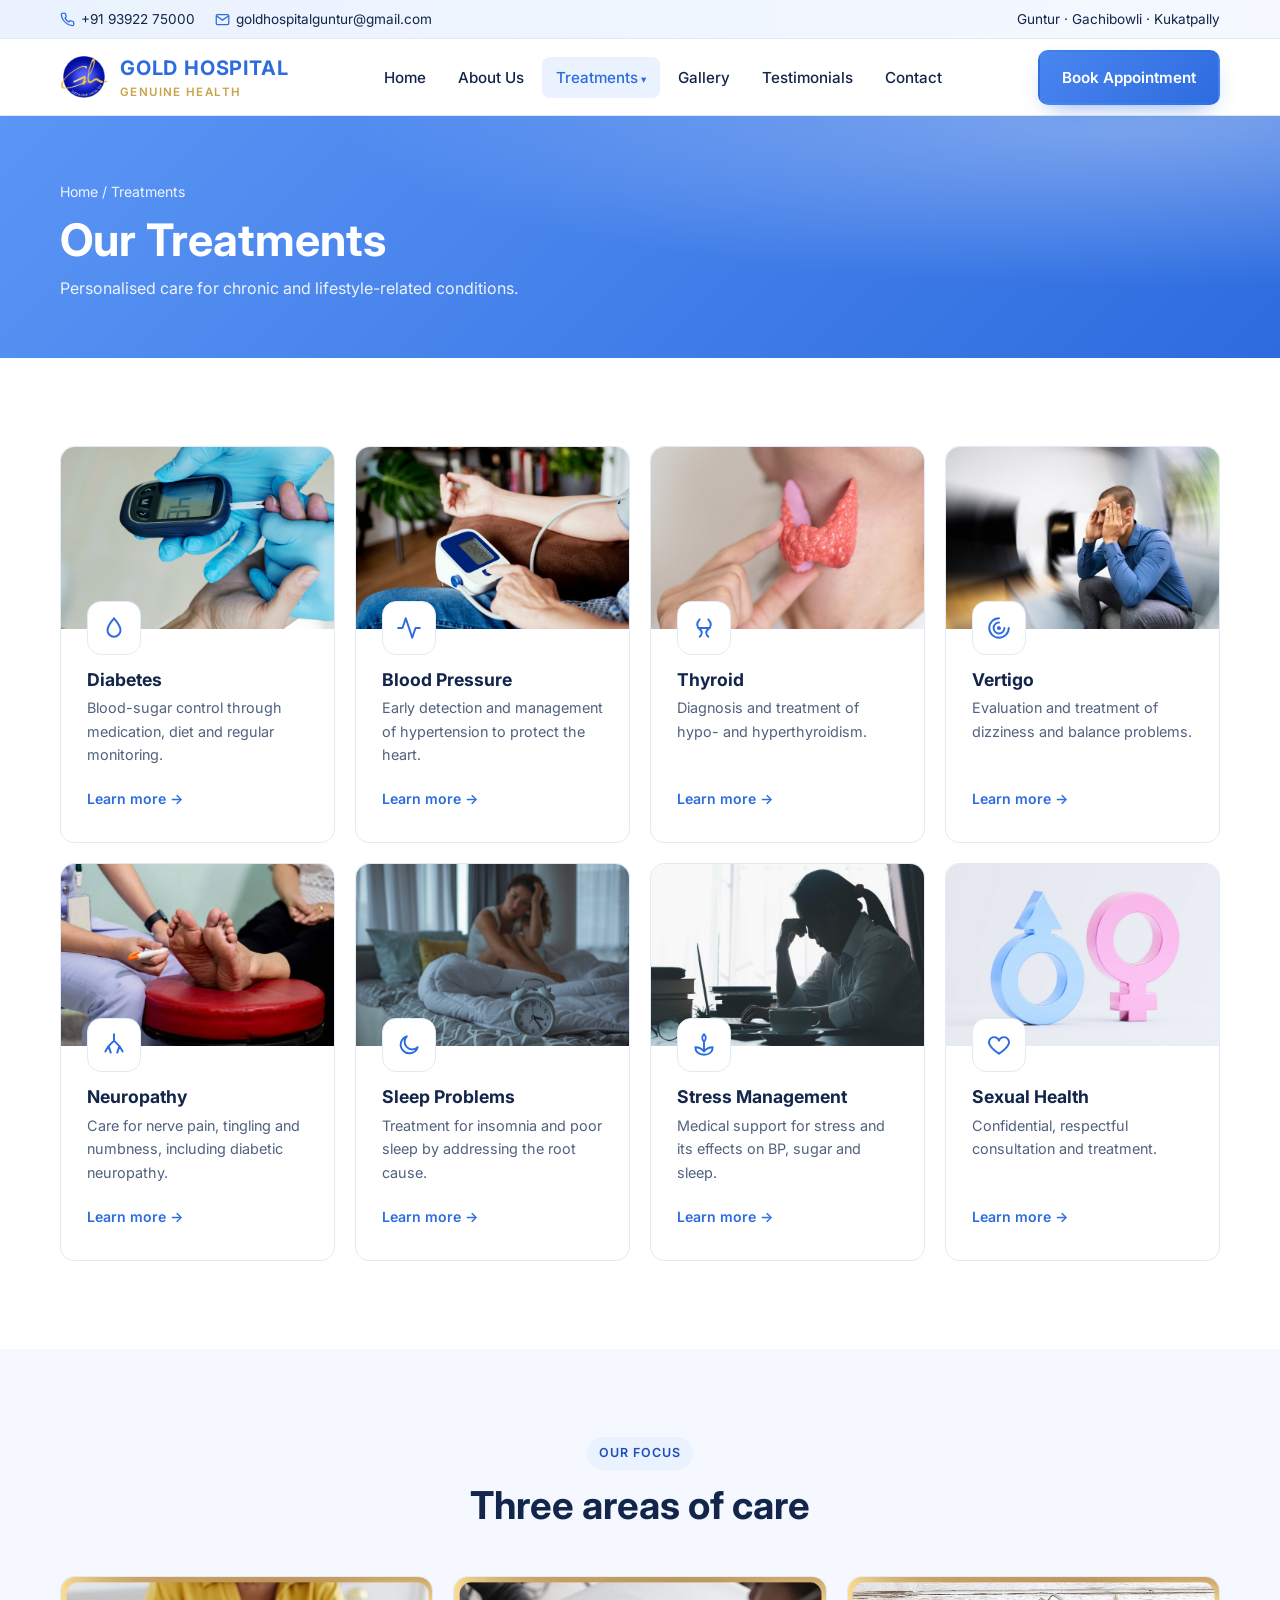
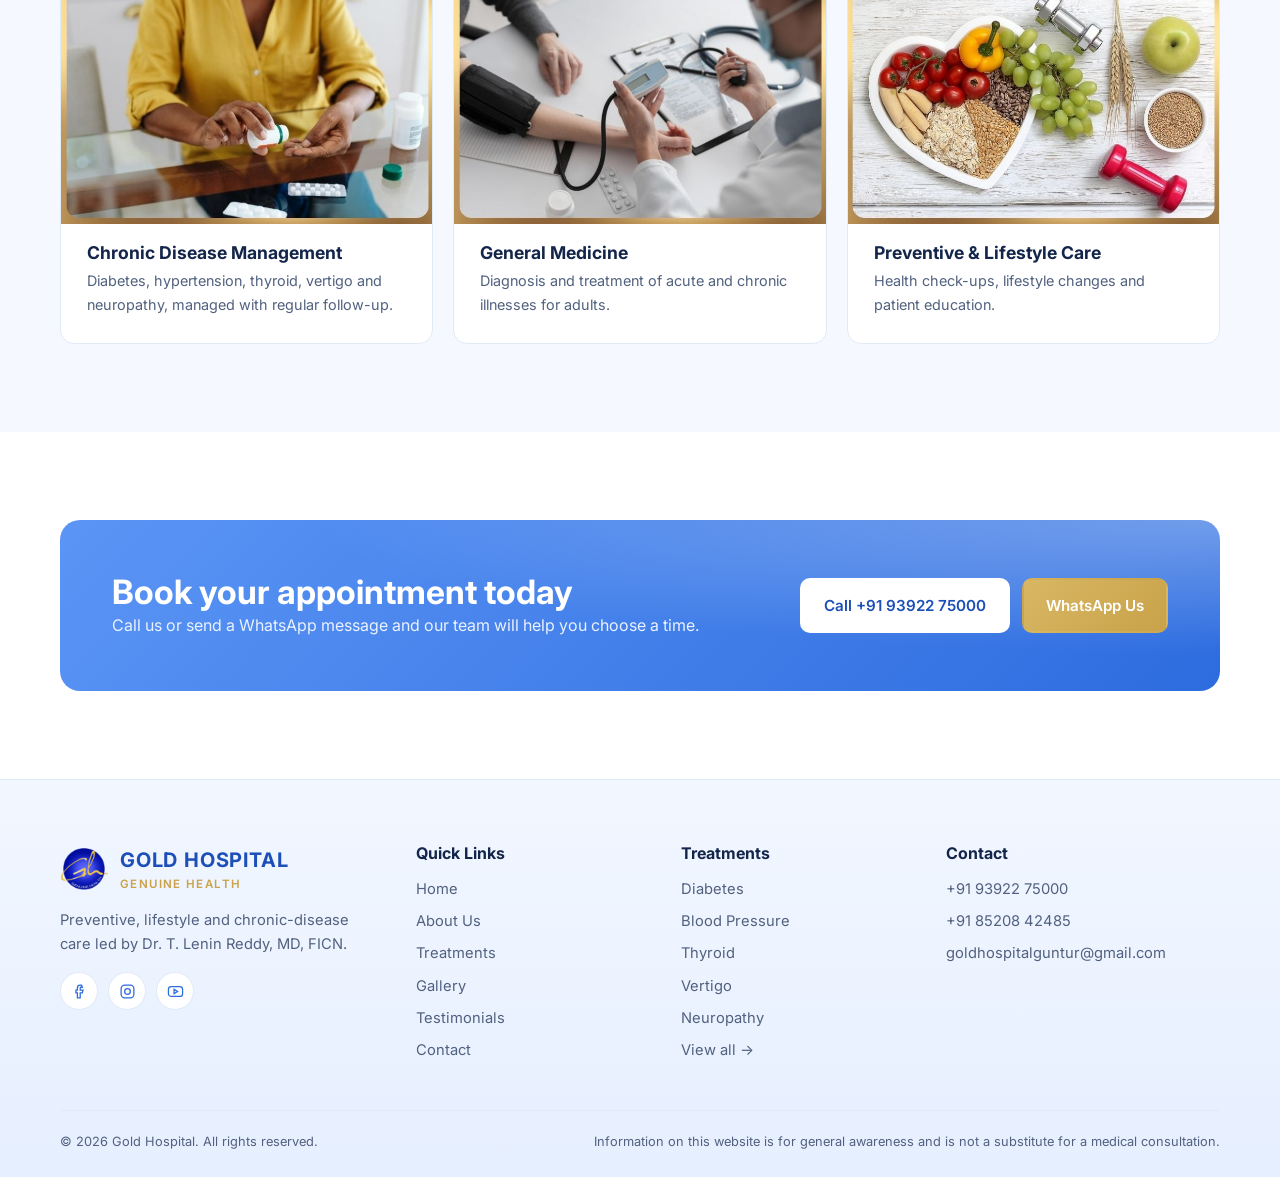
<file: treatments.html>
<!doctype html>
<html lang="en">
<head>
<meta charset="utf-8">
<meta name="viewport" content="width=device-width,initial-scale=1">
<title>Treatments | Gold Hospital</title>
<meta name="description" content="Treatments offered at Gold Hospital, Guntur and Hyderabad.">
<link rel="icon" href="images/logo.png">
<link rel="preconnect" href="https://fonts.googleapis.com">
<link href="https://fonts.googleapis.com/css2?family=Inter:wght@400;500;600;700&display=swap" rel="stylesheet">
<link rel="stylesheet" href="assets/style.css">
</head>
<body>
<div class="topbar"><div class="wrap">
  <div style="display:flex;gap:20px;flex-wrap:wrap">
    <a href="tel:+919392275000"><svg viewBox="0 0 24 24" fill="none" stroke-width="2" ><path d="M22 16.9v3a2 2 0 0 1-2.2 2 19.8 19.8 0 0 1-8.6-3.1 19.5 19.5 0 0 1-6-6A19.8 19.8 0 0 1 2.1 4.2 2 2 0 0 1 4.1 2h3a2 2 0 0 1 2 1.7c.1.9.4 1.8.7 2.7a2 2 0 0 1-.5 2.1L8 9.8a16 16 0 0 0 6 6l1.3-1.3a2 2 0 0 1 2.1-.4c.9.3 1.8.6 2.7.7a2 2 0 0 1 1.7 2z"/></svg>+91 93922 75000</a>
    <a href="mailto:goldhospitalguntur@gmail.com" class="hide-sm"><svg viewBox="0 0 24 24" fill="none" stroke-width="2" ><rect x="2" y="4" width="20" height="16" rx="2"/><path d="m22 6-10 7L2 6"/></svg>goldhospitalguntur@gmail.com</a>
  </div>
  <span class="hide-sm">Guntur · Gachibowli · Kukatpally</span>
</div></div>
<header id="hdr"><div class="wrap">
  <a href="index.html" class="brand"><img src="images/logo.png" alt="Gold Hospital logo"><div><b>GOLD HOSPITAL</b><small>GENUINE HEALTH</small></div></a>
  <nav class="menu" id="menu"><a href="index.html">Home</a><a href="about.html">About Us</a><div class="dd"><a href="treatments.html" class="current">Treatments</a><button class="dd-btn" aria-label="Show treatments" aria-expanded="false"></button><div class="dd-menu"><a href="diabetes.html">Diabetes</a><a href="blood-pressure.html">Blood Pressure</a><a href="thyroid.html">Thyroid</a><a href="vertigo.html">Vertigo</a><a href="neuropathy.html">Neuropathy</a><a href="sleep-deprivation.html">Sleep Problems</a><a href="stress-management.html">Stress Management</a><a href="sexual-problems.html">Sexual Health</a></div></div><a href="gallery.html">Gallery</a><a href="testimonials.html">Testimonials</a><a href="contact.html">Contact</a></nav>
  <a href="contact.html" class="btn btn-primary">Book Appointment</a>
  <button class="burger" id="burger" aria-label="Open menu" aria-expanded="false"><span></span><span></span><span></span></button>
</div></header>
<main>
<section class="page-hero"><div class="wrap">
  <div class="crumbs"><a href="index.html">Home</a> / Treatments</div>
  <h1>Our Treatments</h1><p>Personalised care for chronic and lifestyle-related conditions.</p>
</div></section>
<section><div class="wrap"><div class="services"><a class="svc fade" href="diabetes.html"><div class="svc-img"><img src="images/Endocrinology-Diabetes.png" alt="Diabetes treatment" loading="lazy"></div><div class="ic over"><svg viewBox="0 0 24 24"><path d="M12 3c3 4 6 7 6 11a6 6 0 0 1-12 0c0-4 3-7 6-11z"/></svg></div><h3>Diabetes</h3><p>Blood-sugar control through medication, diet and regular monitoring.</p><span class="more">Learn more →</span></a><a class="svc fade" href="blood-pressure.html"><div class="svc-img"><img src="images/Hypertension-High-BP-Wellness-Profile.jpg" alt="Blood Pressure treatment" loading="lazy"></div><div class="ic over"><svg viewBox="0 0 24 24"><path d="M22 12h-4l-3 9L9 3l-3 9H2"/></svg></div><h3>Blood Pressure</h3><p>Early detection and management of hypertension to protect the heart.</p><span class="more">Learn more →</span></a><a class="svc fade" href="thyroid.html"><div class="svc-img"><img src="images/thyroid-image.jpg" alt="Thyroid treatment" loading="lazy"></div><div class="ic over"><svg viewBox="0 0 24 24"><path d="M8 4c-3 3-3 7 0 9s2 6 0 7M16 4c3 3 3 7 0 9s-2 6 0 7M8 12h8"/></svg></div><h3>Thyroid</h3><p>Diagnosis and treatment of hypo- and hyperthyroidism.</p><span class="more">Learn more →</span></a><a class="svc fade" href="vertigo.html"><div class="svc-img"><img src="images/Vertigo.jpg" alt="Vertigo treatment" loading="lazy"></div><div class="ic over"><svg viewBox="0 0 24 24"><path d="M12 3a9 9 0 1 0 9 9M12 7a5 5 0 1 0 5 5M12 11a1 1 0 1 0 1 1"/></svg></div><h3>Vertigo</h3><p>Evaluation and treatment of dizziness and balance problems.</p><span class="more">Learn more →</span></a><a class="svc fade" href="neuropathy.html"><div class="svc-img"><img src="images/Neuropathy-Treatment-23.jpg" alt="Neuropathy treatment" loading="lazy"></div><div class="ic over"><svg viewBox="0 0 24 24"><path d="M12 2v6M12 8l-5 5M12 8l5 5M7 13l-3 5M7 13l2 6M17 13l3 5M17 13l-2 6"/></svg></div><h3>Neuropathy</h3><p>Care for nerve pain, tingling and numbness, including diabetic neuropathy.</p><span class="more">Learn more →</span></a><a class="svc fade" href="sleep-deprivation.html"><div class="svc-img"><img src="images/Sleep-Disorders.png" alt="Sleep Problems treatment" loading="lazy"></div><div class="ic over"><svg viewBox="0 0 24 24"><path d="M20 14A8 8 0 1 1 10 4a6 6 0 0 0 10 10z"/></svg></div><h3>Sleep Problems</h3><p>Treatment for insomnia and poor sleep by addressing the root cause.</p><span class="more">Learn more →</span></a><a class="svc fade" href="stress-management.html"><div class="svc-img"><img src="images/Stress-image.jpg" alt="Stress Management treatment" loading="lazy"></div><div class="ic over"><svg viewBox="0 0 24 24"><path d="M12 21c-5 0-8-3-8-7 3 0 6 1 8 4 2-3 5-4 8-4 0 4-3 7-8 7zM12 18V9M12 9c-2-2-2-5 0-7 2 2 2 5 0 7z"/></svg></div><h3>Stress Management</h3><p>Medical support for stress and its effects on BP, sugar and sleep.</p><span class="more">Learn more →</span></a><a class="svc fade" href="sexual-problems.html"><div class="svc-img"><img src="images/Sexual-Problems-image.jpg" alt="Sexual Health treatment" loading="lazy"></div><div class="ic over"><svg viewBox="0 0 24 24"><path d="M12 20s-7-4.4-9-9a4.5 4.5 0 0 1 9-3 4.5 4.5 0 0 1 9 3c-2 4.6-9 9-9 9z"/></svg></div><h3>Sexual Health</h3><p>Confidential, respectful consultation and treatment.</p><span class="more">Learn more →</span></a></div></div></section>
<section class="alt"><div class="wrap">
  <div class="head fade"><span class="tag">Our Focus</span><h2>Three areas of care</h2></div>
  <div class="services three">
    <div class="svc fade"><div class="svc-img"><img src="images/chronic-image.jpg" alt="Chronic disease management" loading="lazy"></div><h3>Chronic Disease Management</h3><p>Diabetes, hypertension, thyroid, vertigo and neuropathy, managed with regular follow-up.</p></div>
    <div class="svc fade"><div class="svc-img"><img src="images/checkup-image.jpg" alt="General medicine" loading="lazy"></div><h3>General Medicine</h3><p>Diagnosis and treatment of acute and chronic illnesses for adults.</p></div>
    <div class="svc fade"><div class="svc-img"><img src="images/lifestyle-image.jpg" alt="Preventive and lifestyle care" loading="lazy"></div><h3>Preventive &amp; Lifestyle Care</h3><p>Health check-ups, lifestyle changes and patient education.</p></div>
  </div>
</div></section>
<div class="wrap" style="margin-top:88px"><div class="cta fade">
  <div><h2>Book your appointment today</h2><p>Call us or send a WhatsApp message and our team will help you choose a time.</p></div>
  <div class="actions"><a href="tel:+919392275000" class="btn btn-white">Call +91 93922 75000</a><a href="https://wa.me/919392275000" target="_blank" rel="noopener" class="btn btn-gold">WhatsApp Us</a></div>
</div></div>
</main>
<footer><div class="wrap">
  <div class="fgrid">
    <div><a href="index.html" class="brand" style="margin-bottom:14px"><img src="images/logo.png" alt=""><div><b>GOLD HOSPITAL</b><small>GENUINE HEALTH</small></div></a><p>Preventive, lifestyle and chronic-disease care led by Dr. T. Lenin Reddy, MD, FICN.</p>
      <div class="soc">
        <a href="https://www.facebook.com/goldhospitalguntur/" target="_blank" rel="noopener" aria-label="Facebook"><svg viewBox="0 0 24 24"><path d="M15 3h-2a4 4 0 0 0-4 4v3H7v4h2v7h4v-7h3l1-4h-4V7a1 1 0 0 1 1-1h2z"/></svg></a>
        <a href="https://www.instagram.com/goldhospital_guntur" target="_blank" rel="noopener" aria-label="Instagram"><svg viewBox="0 0 24 24"><rect x="3" y="3" width="18" height="18" rx="5"/><circle cx="12" cy="12" r="4"/></svg></a>
        <a href="https://www.youtube.com/channel/UC_iLjMo9iGosExm4Rg5Y2Zw/videos" target="_blank" rel="noopener" aria-label="YouTube"><svg viewBox="0 0 24 24"><rect x="2" y="5" width="20" height="14" rx="4"/><path d="M10 9l5 3-5 3z"/></svg></a>
      </div></div>
    <div><h4>Quick Links</h4><a href="index.html">Home</a><a href="about.html">About Us</a><a href="treatments.html">Treatments</a><a href="gallery.html">Gallery</a><a href="testimonials.html">Testimonials</a><a href="contact.html">Contact</a></div>
    <div><h4>Treatments</h4><a href="diabetes.html">Diabetes</a><a href="blood-pressure.html">Blood Pressure</a><a href="thyroid.html">Thyroid</a><a href="vertigo.html">Vertigo</a><a href="neuropathy.html">Neuropathy</a><a href="treatments.html">View all →</a></div>
    <div><h4>Contact</h4><a href="tel:+919392275000">+91 93922 75000</a><a href="tel:+918520842485">+91 85208 42485</a><a href="mailto:goldhospitalguntur@gmail.com">goldhospitalguntur@gmail.com</a></div>
  </div>
  <div class="legal"><span>© 2026 Gold Hospital. All rights reserved.</span><span>Information on this website is for general awareness and is not a substitute for a medical consultation.</span></div>
</div></footer>
<div class="mcall"><a href="tel:+919392275000" class="btn btn-primary">Call Now</a><a href="https://wa.me/919392275000" class="btn btn-gold" target="_blank" rel="noopener">WhatsApp</a></div>
<script src="assets/main.js"></script>
</body>
</html>
</file>
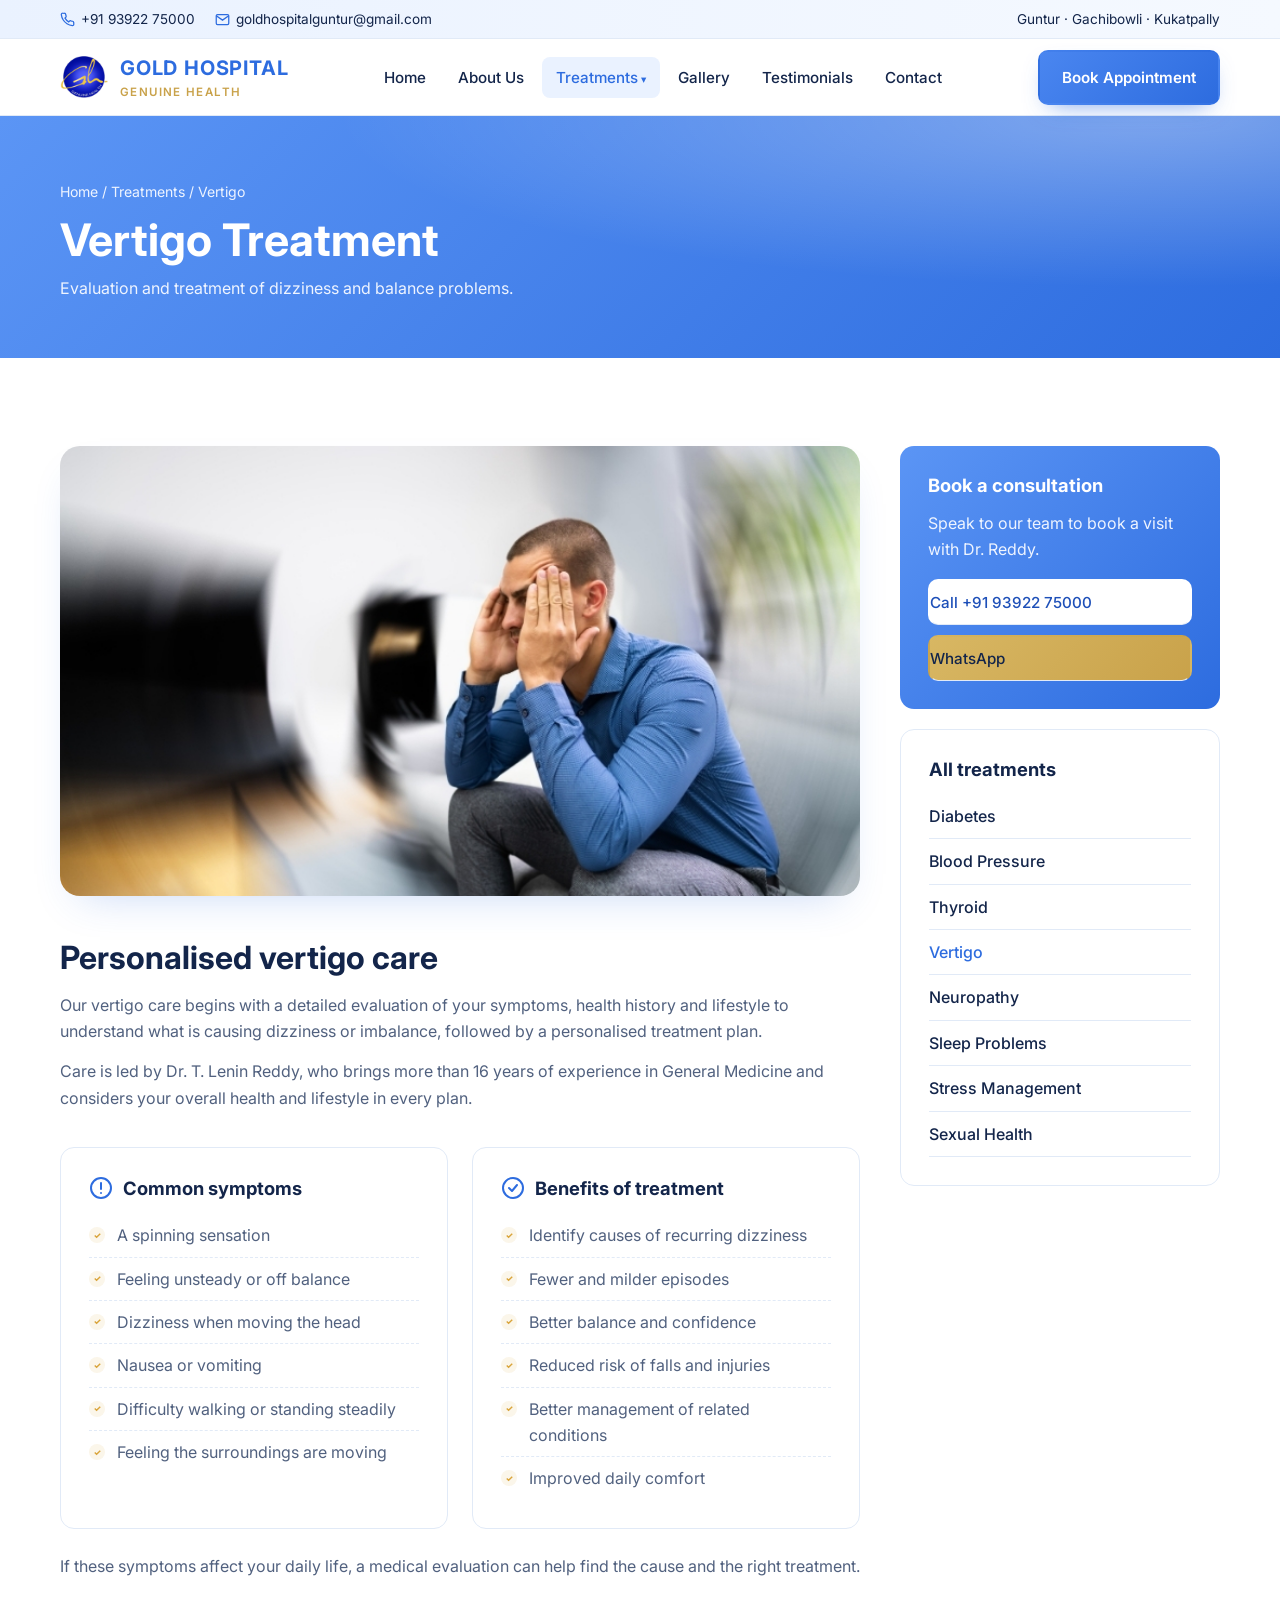
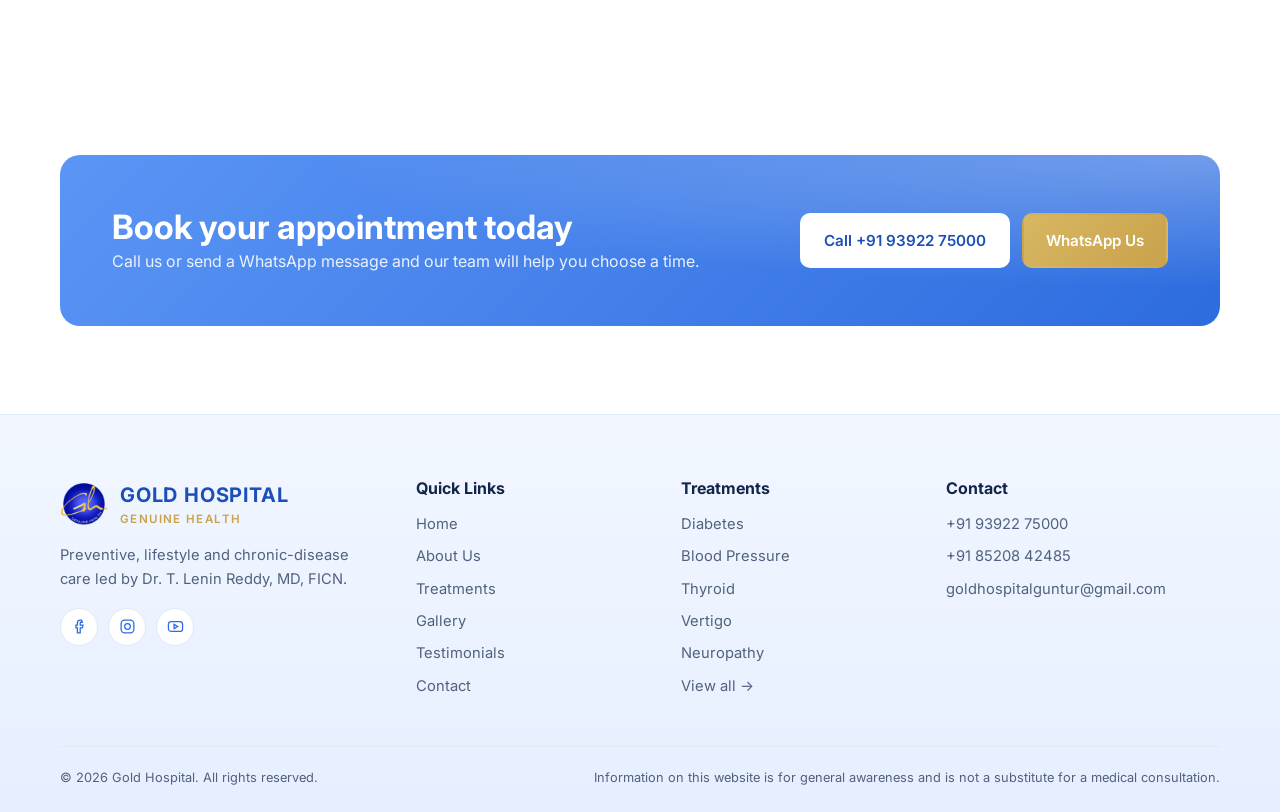
<file: vertigo.html>
<!doctype html>
<html lang="en">
<head>
<meta charset="utf-8">
<meta name="viewport" content="width=device-width,initial-scale=1">
<title>Vertigo Treatment in Guntur | Gold Hospital</title>
<meta name="description" content="Vertigo treatment at Gold Hospital by Dr. T. Lenin Reddy. Evaluation and treatment of dizziness and balance problems.">
<link rel="icon" href="images/logo.png">
<link rel="preconnect" href="https://fonts.googleapis.com">
<link href="https://fonts.googleapis.com/css2?family=Inter:wght@400;500;600;700&display=swap" rel="stylesheet">
<link rel="stylesheet" href="assets/style.css">
</head>
<body>
<div class="topbar"><div class="wrap">
  <div style="display:flex;gap:20px;flex-wrap:wrap">
    <a href="tel:+919392275000"><svg viewBox="0 0 24 24" fill="none" stroke-width="2" ><path d="M22 16.9v3a2 2 0 0 1-2.2 2 19.8 19.8 0 0 1-8.6-3.1 19.5 19.5 0 0 1-6-6A19.8 19.8 0 0 1 2.1 4.2 2 2 0 0 1 4.1 2h3a2 2 0 0 1 2 1.7c.1.9.4 1.8.7 2.7a2 2 0 0 1-.5 2.1L8 9.8a16 16 0 0 0 6 6l1.3-1.3a2 2 0 0 1 2.1-.4c.9.3 1.8.6 2.7.7a2 2 0 0 1 1.7 2z"/></svg>+91 93922 75000</a>
    <a href="mailto:goldhospitalguntur@gmail.com" class="hide-sm"><svg viewBox="0 0 24 24" fill="none" stroke-width="2" ><rect x="2" y="4" width="20" height="16" rx="2"/><path d="m22 6-10 7L2 6"/></svg>goldhospitalguntur@gmail.com</a>
  </div>
  <span class="hide-sm">Guntur · Gachibowli · Kukatpally</span>
</div></div>
<header id="hdr"><div class="wrap">
  <a href="index.html" class="brand"><img src="images/logo.png" alt="Gold Hospital logo"><div><b>GOLD HOSPITAL</b><small>GENUINE HEALTH</small></div></a>
  <nav class="menu" id="menu"><a href="index.html">Home</a><a href="about.html">About Us</a><div class="dd"><a href="treatments.html" class="current">Treatments</a><button class="dd-btn" aria-label="Show treatments" aria-expanded="false"></button><div class="dd-menu"><a href="diabetes.html">Diabetes</a><a href="blood-pressure.html">Blood Pressure</a><a href="thyroid.html">Thyroid</a><a href="vertigo.html">Vertigo</a><a href="neuropathy.html">Neuropathy</a><a href="sleep-deprivation.html">Sleep Problems</a><a href="stress-management.html">Stress Management</a><a href="sexual-problems.html">Sexual Health</a></div></div><a href="gallery.html">Gallery</a><a href="testimonials.html">Testimonials</a><a href="contact.html">Contact</a></nav>
  <a href="contact.html" class="btn btn-primary">Book Appointment</a>
  <button class="burger" id="burger" aria-label="Open menu" aria-expanded="false"><span></span><span></span><span></span></button>
</div></header>
<main>
<section class="page-hero"><div class="wrap">
  <div class="crumbs"><a href="index.html">Home</a> / <a href="treatments.html">Treatments</a> / Vertigo</div>
  <h1>Vertigo Treatment</h1><p>Evaluation and treatment of dizziness and balance problems.</p>
</div></section>
<section><div class="wrap layout">
  <div>
    <img class="hero-img fade" src="images/Vertigo.jpg" alt="Vertigo treatment at Gold Hospital" style="aspect-ratio:16/9">
    <div class="prose fade" style="margin:36px 0">
      <h2>Personalised vertigo care</h2>
      <p>Our vertigo care begins with a detailed evaluation of your symptoms, health history and lifestyle to understand what is causing dizziness or imbalance, followed by a personalised treatment plan.</p>
      <p>Care is led by Dr. T. Lenin Reddy, who brings more than 16 years of experience in General Medicine and considers your overall health and lifestyle in every plan.</p>
    </div>
    <div class="two-lists">
      <div class="box fade"><h3><svg viewBox="0 0 24 24" fill="none" stroke-width="2" ><circle cx="12" cy="12" r="10"/><path d="M12 7v6M12 17h.01"/></svg>Common symptoms</h3><ul><li>A spinning sensation</li><li>Feeling unsteady or off balance</li><li>Dizziness when moving the head</li><li>Nausea or vomiting</li><li>Difficulty walking or standing steadily</li><li>Feeling the surroundings are moving</li></ul></div>
      <div class="box fade"><h3><svg viewBox="0 0 24 24" fill="none" stroke-width="2" ><circle cx="12" cy="12" r="10"/><path d="m8 12 3 3 5-6"/></svg>Benefits of treatment</h3><ul><li>Identify causes of recurring dizziness</li><li>Fewer and milder episodes</li><li>Better balance and confidence</li><li>Reduced risk of falls and injuries</li><li>Better management of related conditions</li><li>Improved daily comfort</li></ul></div>
    </div>
    <p class="fade" style="margin-top:24px">If these symptoms affect your daily life, a medical evaluation can help find the cause and the right treatment.</p>
  </div>
  <aside class="side">
    <div class="box book fade"><h3>Book a consultation</h3><p>Speak to our team to book a visit with Dr. Reddy.</p><a href="tel:+919392275000" class="btn btn-white">Call +91 93922 75000</a><a href="https://wa.me/919392275000" target="_blank" rel="noopener" class="btn btn-gold">WhatsApp</a></div>
    <div class="box fade"><h3>All treatments</h3><a href="diabetes.html">Diabetes</a><a href="blood-pressure.html">Blood Pressure</a><a href="thyroid.html">Thyroid</a><a href="vertigo.html" class="current">Vertigo</a><a href="neuropathy.html">Neuropathy</a><a href="sleep-deprivation.html">Sleep Problems</a><a href="stress-management.html">Stress Management</a><a href="sexual-problems.html">Sexual Health</a></div>
  </aside>
</div></section>
<div class="wrap" style="margin-top:88px"><div class="cta fade">
  <div><h2>Book your appointment today</h2><p>Call us or send a WhatsApp message and our team will help you choose a time.</p></div>
  <div class="actions"><a href="tel:+919392275000" class="btn btn-white">Call +91 93922 75000</a><a href="https://wa.me/919392275000" target="_blank" rel="noopener" class="btn btn-gold">WhatsApp Us</a></div>
</div></div>
</main>
<footer><div class="wrap">
  <div class="fgrid">
    <div><a href="index.html" class="brand" style="margin-bottom:14px"><img src="images/logo.png" alt=""><div><b>GOLD HOSPITAL</b><small>GENUINE HEALTH</small></div></a><p>Preventive, lifestyle and chronic-disease care led by Dr. T. Lenin Reddy, MD, FICN.</p>
      <div class="soc">
        <a href="https://www.facebook.com/goldhospitalguntur/" target="_blank" rel="noopener" aria-label="Facebook"><svg viewBox="0 0 24 24"><path d="M15 3h-2a4 4 0 0 0-4 4v3H7v4h2v7h4v-7h3l1-4h-4V7a1 1 0 0 1 1-1h2z"/></svg></a>
        <a href="https://www.instagram.com/goldhospital_guntur" target="_blank" rel="noopener" aria-label="Instagram"><svg viewBox="0 0 24 24"><rect x="3" y="3" width="18" height="18" rx="5"/><circle cx="12" cy="12" r="4"/></svg></a>
        <a href="https://www.youtube.com/channel/UC_iLjMo9iGosExm4Rg5Y2Zw/videos" target="_blank" rel="noopener" aria-label="YouTube"><svg viewBox="0 0 24 24"><rect x="2" y="5" width="20" height="14" rx="4"/><path d="M10 9l5 3-5 3z"/></svg></a>
      </div></div>
    <div><h4>Quick Links</h4><a href="index.html">Home</a><a href="about.html">About Us</a><a href="treatments.html">Treatments</a><a href="gallery.html">Gallery</a><a href="testimonials.html">Testimonials</a><a href="contact.html">Contact</a></div>
    <div><h4>Treatments</h4><a href="diabetes.html">Diabetes</a><a href="blood-pressure.html">Blood Pressure</a><a href="thyroid.html">Thyroid</a><a href="vertigo.html">Vertigo</a><a href="neuropathy.html">Neuropathy</a><a href="treatments.html">View all →</a></div>
    <div><h4>Contact</h4><a href="tel:+919392275000">+91 93922 75000</a><a href="tel:+918520842485">+91 85208 42485</a><a href="mailto:goldhospitalguntur@gmail.com">goldhospitalguntur@gmail.com</a></div>
  </div>
  <div class="legal"><span>© 2026 Gold Hospital. All rights reserved.</span><span>Information on this website is for general awareness and is not a substitute for a medical consultation.</span></div>
</div></footer>
<div class="mcall"><a href="tel:+919392275000" class="btn btn-primary">Call Now</a><a href="https://wa.me/919392275000" class="btn btn-gold" target="_blank" rel="noopener">WhatsApp</a></div>
<script src="assets/main.js"></script>
</body>
</html>
</file>
<file: assets/style.css>
:root{
  --blue:#1f32c8; --blue-d:#14228f; --blue-l:#eef0fd; --gold:#d9a43a; --gold-l:#fbf4e4;
  --ink:#141a33; --text:#4a5172; --line:#e4e7f2; --bg:#ffffff; --soft:#f6f7fc;
  --r:14px; --shadow:0 10px 30px -12px rgba(20,34,143,.18);
}
*{box-sizing:border-box;margin:0;padding:0}
html{scroll-behavior:smooth;scroll-padding-top:90px}
body{font-family:Inter,system-ui,sans-serif;color:var(--text);background:var(--bg);line-height:1.65;font-size:16px}
a{color:inherit;text-decoration:none}
h1,h2,h3,h4{color:var(--ink);line-height:1.2;font-weight:700}
.wrap{width:min(1160px,calc(100% - 32px));margin:auto}
.btn{display:inline-flex;align-items:center;gap:8px;padding:13px 22px;border-radius:10px;font-weight:600;font-size:.95rem;transition:.2s;border:2px solid transparent;cursor:pointer}
.btn svg{width:18px;height:18px}
.btn-primary{background:var(--blue);color:#fff}
.btn-primary:hover{background:var(--blue-d);transform:translateY(-1px)}
.btn-outline{border-color:var(--blue);color:var(--blue);background:#fff}
.btn-outline:hover{background:var(--blue-l)}
.btn-gold{background:var(--gold);color:#fff}
.btn-gold:hover{background:#c08f2c}
.tag{display:inline-block;font-size:.78rem;font-weight:600;letter-spacing:.08em;text-transform:uppercase;color:var(--blue);background:var(--blue-l);padding:6px 12px;border-radius:100px}

/* Top bar */
.topbar{background:var(--blue-d);color:#dfe3ff;font-size:.85rem}
.topbar .wrap{display:flex;justify-content:space-between;gap:16px;padding:8px 0;flex-wrap:wrap}
.topbar a{display:inline-flex;align-items:center;gap:6px}
.topbar a:hover{color:#fff}
.topbar svg{width:15px;height:15px;stroke:var(--gold)}

/* Header */
header{position:sticky;top:0;z-index:50;background:rgba(255,255,255,.96);backdrop-filter:blur(8px);border-bottom:1px solid var(--line);transition:box-shadow .2s}
header.shadow{box-shadow:0 4px 20px -10px rgba(20,34,143,.25)}
header .wrap{display:flex;align-items:center;justify-content:space-between;height:76px;gap:20px}
.brand{display:flex;align-items:center;gap:12px}
.brand img{width:48px;height:48px}
.brand b{display:block;color:var(--blue);font-size:1.25rem;letter-spacing:.04em}
.brand small{display:block;font-size:.72rem;color:var(--gold);font-weight:600;letter-spacing:.12em;margin-top:-2px}
.menu{display:flex;gap:4px}
.menu a{padding:8px 14px;border-radius:8px;font-weight:500;color:var(--ink);font-size:.95rem;transition:.2s}
.menu a:hover,.menu a.active{background:var(--blue-l);color:var(--blue)}
.burger{display:none;background:none;border:1px solid var(--line);border-radius:8px;width:44px;height:44px;cursor:pointer}
.burger span{display:block;width:20px;height:2px;background:var(--ink);margin:4px auto;transition:.3s}

/* Hero */
.hero{background:linear-gradient(180deg,var(--soft),#fff)}
.hero .wrap{display:grid;grid-template-columns:1.15fr .85fr;gap:48px;align-items:center;padding:72px 0 80px}
.hero h1{font-size:clamp(2.1rem,4.6vw,3.3rem);margin:16px 0}
.hero h1 span{color:var(--blue)}
.hero p{font-size:1.1rem;max-width:540px}
.hero .actions{display:flex;gap:12px;margin-top:28px;flex-wrap:wrap}
.trust{display:flex;gap:28px;margin-top:36px;flex-wrap:wrap}
.trust div{display:flex;align-items:center;gap:10px;font-size:.9rem;font-weight:500;color:var(--ink)}
.trust svg{width:22px;height:22px;stroke:var(--blue);flex:none}
.hero-card{background:#fff;border:1px solid var(--line);border-radius:20px;box-shadow:var(--shadow);overflow:hidden}
.hero-card .top{background:linear-gradient(135deg,var(--blue),var(--blue-d));padding:32px;display:flex;align-items:center;gap:18px;color:#fff}
.hero-card .top img{width:84px;height:84px;background:#fff;border-radius:50%;padding:4px}
.hero-card .top b{font-size:1.2rem;display:block}
.hero-card .top span{font-size:.85rem;opacity:.85}
.hero-card ul{list-style:none;padding:12px 24px}
.hero-card li{display:flex;justify-content:space-between;gap:12px;padding:14px 0;border-bottom:1px solid var(--line);font-size:.93rem}
.hero-card li:last-child{border:0}
.hero-card li b{color:var(--ink);font-weight:600}
.hero-card .foot{padding:0 24px 24px}
.hero-card .foot .btn{width:100%;justify-content:center}

/* Quick links strip */
.quick{margin-top:-36px;position:relative;z-index:2}
.quick .wrap{display:grid;grid-template-columns:repeat(4,1fr);background:#fff;border:1px solid var(--line);border-radius:16px;box-shadow:var(--shadow);overflow:hidden}
.quick a{display:flex;align-items:center;gap:14px;padding:22px;border-right:1px solid var(--line);transition:.2s}
.quick a:last-child{border:0}
.quick a:hover{background:var(--blue-l)}
.quick .ic{width:46px;height:46px;border-radius:12px;background:var(--gold-l);display:grid;place-items:center;flex:none}
.quick svg{width:22px;height:22px;stroke:var(--gold)}
.quick b{display:block;color:var(--ink);font-size:.95rem}
.quick span{font-size:.82rem}

/* Sections */
section{padding:88px 0}
section.alt{background:var(--soft)}
.head{text-align:center;max-width:640px;margin:0 auto 48px}
.head h2{font-size:clamp(1.75rem,3.4vw,2.4rem);margin:12px 0}

/* Services */
.services{display:grid;grid-template-columns:repeat(4,1fr);gap:20px}
.svc{background:#fff;border:1px solid var(--line);border-radius:var(--r);padding:26px;transition:.25s;display:flex;flex-direction:column}
.svc:hover{border-color:var(--blue);box-shadow:var(--shadow);transform:translateY(-4px)}
.svc .ic{width:54px;height:54px;border-radius:14px;background:var(--blue-l);display:grid;place-items:center;margin-bottom:18px;transition:.25s}
.svc .ic svg{width:26px;height:26px;stroke:var(--blue);fill:none;stroke-width:1.8;stroke-linecap:round;stroke-linejoin:round;transition:.25s}
.svc:hover .ic{background:var(--blue)}
.svc:hover .ic svg{stroke:#fff;animation:wiggle .5s ease}
@keyframes wiggle{30%{transform:scale(1.15) rotate(-6deg)}60%{transform:scale(1.05) rotate(4deg)}}
.svc h3{font-size:1.1rem;margin-bottom:6px}
.svc p{font-size:.9rem;flex:1}
.svc .more{margin-top:14px;color:var(--blue);font-weight:600;font-size:.88rem;display:inline-flex;gap:6px;transition:.2s}
.svc:hover .more{gap:10px}

/* Doctor */
.doc{display:grid;grid-template-columns:.8fr 1.2fr;gap:56px;align-items:center}
.doc-photo{aspect-ratio:4/5;border-radius:20px;background:linear-gradient(160deg,var(--blue),var(--blue-d));display:grid;place-items:center;position:relative;overflow:hidden}
.doc-photo img{width:55%;opacity:.95}
.doc-photo .badge{position:absolute;left:20px;right:20px;bottom:20px;background:#fff;border-radius:12px;padding:16px 18px}
.doc-photo .badge b{color:var(--ink);display:block}
.doc-photo .badge span{font-size:.85rem;color:var(--gold);font-weight:600}
.doc h2{font-size:clamp(1.75rem,3.4vw,2.4rem);margin:12px 0 16px}
.checks{display:grid;grid-template-columns:1fr 1fr;gap:12px;margin:26px 0 30px}
.checks div{display:flex;gap:10px;align-items:center;font-weight:500;color:var(--ink);font-size:.95rem}
.checks svg{width:22px;height:22px;flex:none}

/* Process */
.process{display:grid;grid-template-columns:repeat(4,1fr);gap:20px;counter-reset:s}
.step{background:#fff;border:1px solid var(--line);border-radius:var(--r);padding:26px;position:relative}
.step::before{counter-increment:s;content:"0" counter(s);font-weight:700;font-size:.85rem;color:var(--gold);background:var(--gold-l);padding:4px 10px;border-radius:100px}
.step h4{margin:16px 0 6px;font-size:1.08rem}
.step p{font-size:.9rem}

/* Reviews */
.reviews{display:grid;grid-template-columns:repeat(3,1fr);gap:20px}
.rev{background:#fff;border:1px solid var(--line);border-radius:var(--r);padding:28px}
.stars{color:var(--gold);letter-spacing:2px}
.rev p{margin:12px 0 16px;color:var(--ink)}
.rev span{font-size:.85rem}
.center{text-align:center;margin-top:32px}

/* Locations */
.locs{display:grid;grid-template-columns:repeat(3,1fr);gap:20px}
.loc{border:1px solid var(--line);border-radius:var(--r);padding:28px;background:#fff;display:flex;flex-direction:column;transition:.25s}
.loc:hover{box-shadow:var(--shadow);border-color:var(--blue)}
.loc .ic{width:48px;height:48px;border-radius:12px;background:var(--blue-l);display:grid;place-items:center;margin-bottom:16px}
.loc .ic svg{width:24px;height:24px;stroke:var(--blue);fill:none;stroke-width:1.8}
.loc:hover .ic svg{animation:bounce .6s ease}
@keyframes bounce{40%{transform:translateY(-5px)}70%{transform:translateY(1px)}}
.loc small{font-size:.78rem;font-weight:600;color:var(--gold);text-transform:uppercase;letter-spacing:.08em}
.loc h3{margin:4px 0 8px}
.loc p{font-size:.92rem;flex:1}
.loc .links{display:flex;gap:16px;margin-top:18px;font-weight:600;font-size:.9rem;color:var(--blue)}

/* CTA */
.cta{background:linear-gradient(135deg,var(--blue),var(--blue-d));color:#dfe3ff;border-radius:20px;padding:52px;display:flex;justify-content:space-between;align-items:center;gap:28px;flex-wrap:wrap}
.cta h2{color:#fff;font-size:clamp(1.5rem,3vw,2.1rem)}
.cta .actions{display:flex;gap:12px;flex-wrap:wrap}
.cta .btn-white{background:#fff;color:var(--blue)}

/* Footer */
footer{background:#0d1440;color:#aeb5d9;padding:64px 0 24px;margin-top:88px;font-size:.92rem}
.fgrid{display:grid;grid-template-columns:1.4fr 1fr 1fr 1.2fr;gap:36px}
footer h4{color:#fff;font-size:1rem;margin-bottom:14px}
footer a{display:block;margin-bottom:8px}
footer a:hover{color:var(--gold)}
footer .brand b{color:#fff}
.soc{display:flex;gap:10px;margin-top:16px}
.soc a{width:38px;height:38px;border-radius:50%;background:rgba(255,255,255,.08);display:grid;place-items:center;margin:0;transition:.2s}
.soc a:hover{background:var(--gold)}
.soc svg{width:17px;height:17px;stroke:#fff;fill:none;stroke-width:1.8}
.legal{border-top:1px solid rgba(255,255,255,.1);margin-top:40px;padding-top:20px;font-size:.8rem;display:flex;justify-content:space-between;gap:16px;flex-wrap:wrap}

/* Floating call (mobile) */
.mcall{display:none}

/* Entrance animations */
.fade{opacity:0;transform:translateY(24px);transition:opacity .7s ease,transform .7s ease}
.fade.in{opacity:1;transform:none}
.hero .fade{transition-delay:var(--d,0s)}

@media (max-width:980px){
  .hero .wrap,.doc{grid-template-columns:1fr}
  .services,.process{grid-template-columns:repeat(2,1fr)}
  .reviews,.locs{grid-template-columns:1fr}
  .quick .wrap{grid-template-columns:1fr 1fr}
  .quick a:nth-child(2){border-right:0}.quick a:nth-child(-n+2){border-bottom:1px solid var(--line)}
  .fgrid{grid-template-columns:1fr 1fr}
  .menu{display:none;position:absolute;top:76px;left:0;right:0;flex-direction:column;background:#fff;border-bottom:1px solid var(--line);padding:12px 16px 20px;box-shadow:var(--shadow)}
  .menu.open{display:flex}
  .menu a{padding:12px}
  .burger{display:block}
  header .btn{display:none}
  .doc-photo{max-width:420px}
}
@media (max-width:600px){
  .services,.process,.quick .wrap,.fgrid,.checks{grid-template-columns:1fr}
  .quick a{border-right:0!important;border-bottom:1px solid var(--line)}
  .topbar .hide-sm{display:none}
  section{padding:64px 0}
  .cta{padding:32px 24px}
  .mcall{display:flex;position:fixed;left:12px;right:12px;bottom:12px;z-index:60;gap:10px}
  .mcall a{flex:1;justify-content:center}
  footer{padding-bottom:90px}
}
@media (prefers-reduced-motion:reduce){*{animation:none!important;transition:none!important}.fade{opacity:1;transform:none}}
/* ===== Multi-page additions ===== */
.menu a.current{background:var(--blue-l);color:var(--blue)}
.dd{position:relative}
.dd>a::after{content:" ▾";font-size:.7em}
.dd-menu{position:absolute;top:100%;left:0;min-width:230px;background:#fff;border:1px solid var(--line);border-radius:12px;box-shadow:var(--shadow);padding:8px;display:none;flex-direction:column}
.dd:hover .dd-menu,.dd:focus-within .dd-menu{display:flex}
.dd-menu a{padding:9px 12px}
.page-hero{background:linear-gradient(135deg,var(--blue),var(--blue-d));color:#dfe3ff;padding:64px 0 56px}
.page-hero h1{color:#fff;font-size:clamp(1.9rem,4vw,2.8rem);margin:10px 0 8px}
.crumbs{font-size:.88rem;opacity:.85}
.crumbs a:hover{color:var(--gold)}
.hero-img{width:100%;border-radius:20px;box-shadow:var(--shadow);aspect-ratio:4/3;object-fit:cover}
.svc-img{margin:-26px -26px 18px;border-radius:var(--r) var(--r) 0 0;overflow:hidden;aspect-ratio:3/2}
.svc-img img{width:100%;height:100%;object-fit:cover;transition:transform .5s}
.svc:hover .svc-img img{transform:scale(1.06)}
.svc .ic.over{margin:-46px 0 14px;position:relative;background:#fff;border:1px solid var(--line)}
.doc-photo.real{background:var(--soft)}
.doc-photo.real img{width:100%;height:100%;object-fit:cover;opacity:1}
.split{display:grid;grid-template-columns:1fr 1fr;gap:56px;align-items:center}
.prose h2{font-size:clamp(1.5rem,3vw,2rem);margin:0 0 14px}
.prose p{margin-bottom:14px}
.two-lists{display:grid;grid-template-columns:1fr 1fr;gap:24px}
.box{background:#fff;border:1px solid var(--line);border-radius:var(--r);padding:28px}
.box h3{margin-bottom:14px;font-size:1.15rem;display:flex;gap:10px;align-items:center}
.box h3 svg{width:24px;height:24px;stroke:var(--blue);fill:none;stroke-width:2}
.box ul{list-style:none}
.box li{padding:8px 0 8px 28px;position:relative;border-bottom:1px dashed var(--line)}
.box li:last-child{border:0}
.box li::before{content:"";position:absolute;left:0;top:13px;width:16px;height:16px;border-radius:50%;background:var(--gold-l) url("data:image/svg+xml,%3Csvg xmlns='http://www.w3.org/2000/svg' viewBox='0 0 24 24' fill='none' stroke='%23d9a43a' stroke-width='3'%3E%3Cpath d='m6 12 4 4 8-8'/%3E%3C/svg%3E") center/11px no-repeat}
.side{position:sticky;top:100px;display:flex;flex-direction:column;gap:20px}
.side .box a{display:block;padding:9px 0;border-bottom:1px solid var(--line);font-weight:500;color:var(--ink)}
.side .box a:hover,.side .box a.current{color:var(--blue)}
.layout{display:grid;grid-template-columns:1fr 320px;gap:40px;align-items:start}
.gallery{columns:3 280px;column-gap:16px}
.gallery button{display:block;width:100%;margin-bottom:16px;border:0;padding:0;border-radius:14px;overflow:hidden;cursor:zoom-in;background:none;break-inside:avoid}
.gallery img{width:100%;display:block;transition:transform .5s}
.gallery button:hover img{transform:scale(1.05)}
.lb{position:fixed;inset:0;background:rgba(8,12,40,.92);z-index:100;display:none;place-items:center;padding:20px}
.lb.open{display:grid}
.lb img{max-width:100%;max-height:85vh;border-radius:12px}
.lb button{position:absolute;background:#fff;border:0;width:46px;height:46px;border-radius:50%;font-size:1.3rem;cursor:pointer}
.lb .x{top:20px;right:20px}.lb .p{left:20px}.lb .n{right:20px}
.contact-grid{display:grid;grid-template-columns:1fr 1fr;gap:28px}
.info-row{display:flex;gap:16px;padding:18px 0;border-bottom:1px solid var(--line)}
.info-row .ic{width:46px;height:46px;border-radius:12px;background:var(--blue-l);display:grid;place-items:center;flex:none}
.info-row svg{width:22px;height:22px;stroke:var(--blue);fill:none;stroke-width:1.8}
.info-row b{display:block;color:var(--ink)}
.map{width:100%;height:100%;min-height:380px;border:0;border-radius:var(--r)}
@media (max-width:980px){
  .split,.layout,.contact-grid{grid-template-columns:1fr}
  .side{position:static}
  .dd-menu{position:static;display:flex;box-shadow:none;border:0;padding:0 0 0 14px}
  .dd>a::after{content:""}
}
@media (max-width:600px){.two-lists{grid-template-columns:1fr}}

/* ===== Light luxury blue palette ===== */
:root{
  --blue:#2d6cdf; --blue-d:#1d4fb8; --blue-l:#eaf2ff; --sky:#7fb4ff; --ice:#f5f9ff;
  --gold:#c9a24a; --gold-l:#fbf6ea; --ink:#13254a; --text:#51617f; --line:#e1eaf7; --soft:#f5f9ff;
  --shadow:0 18px 40px -20px rgba(45,108,223,.28);
}
body{background:#fff}
.topbar{background:linear-gradient(90deg,#eaf2ff,#f5f9ff);color:var(--ink);border-bottom:1px solid var(--line)}
.topbar a:hover{color:var(--blue)}
.topbar svg{stroke:var(--blue)}
.btn-primary{background:linear-gradient(135deg,#4a86f0,var(--blue));box-shadow:0 10px 24px -12px rgba(45,108,223,.7)}
.btn-primary:hover{background:linear-gradient(135deg,var(--blue),var(--blue-d))}
.btn-gold{background:linear-gradient(135deg,#d8b763,var(--gold))}
.hero{background:radial-gradient(ellipse at 85% 10%,#e3eeff,transparent 55%),linear-gradient(180deg,var(--ice),#fff)}
.page-hero{background:radial-gradient(ellipse at 90% 0%,rgba(255,255,255,.35),transparent 50%),linear-gradient(135deg,#5b95f5,#2d6cdf);color:#eef4ff}
.cta{background:radial-gradient(ellipse at 100% 0%,rgba(255,255,255,.3),transparent 55%),linear-gradient(135deg,#5b95f5,#2d6cdf)}
.cta p{color:#eaf2ff}
.cta .btn-white{color:var(--blue-d)}
.doc-photo:not(.real){background:linear-gradient(160deg,#7fb4ff,var(--blue))}
.svc .ic,.loc .ic,.info-row .ic{background:linear-gradient(135deg,#eef5ff,#dfeaff)}
.svc:hover .ic{background:linear-gradient(135deg,#5b95f5,var(--blue))}
.svc:hover,.loc:hover{border-color:#b9d3ff}
.tag{background:#eaf2ff;color:var(--blue-d)}
.step::before{color:var(--blue);background:var(--blue-l)}
footer{background:linear-gradient(180deg,#f2f7ff,#e6efff);color:var(--text);border-top:1px solid var(--line)}
footer h4,footer .brand b{color:var(--ink)}
footer .brand b{color:var(--blue-d)}
footer a:hover{color:var(--blue)}
.soc a{background:#fff;border:1px solid var(--line)}
.soc svg{stroke:var(--blue)}
.soc a:hover{background:var(--blue)}.soc a:hover svg{stroke:#fff}
.legal{border-top-color:var(--line)}
.side .box[style*="--blue"]{background:linear-gradient(135deg,#5b95f5,#2d6cdf)!important}
.lb{background:rgba(19,37,74,.88)}
/* ===== UI / UX / mobile fixes ===== */
html,body{overflow-x:hidden}
img{max-width:100%}
.services.three{grid-template-columns:repeat(3,1fr)}
section.hero{padding:0}
/* Hero animates on page load (not dependent on scrolling) */
.hero .fade{opacity:0;transform:translateY(24px);animation:heroIn .8s cubic-bezier(.2,.8,.2,1) forwards;animation-delay:var(--d,0s);transition:none}
@keyframes heroIn{to{opacity:1;transform:none}}
.page-hero .wrap>*{animation:heroIn .7s cubic-bezier(.2,.8,.2,1) both}
.page-hero h1{animation-delay:.08s}.page-hero p{animation-delay:.16s}

/* Focus visibility for keyboard users */
a:focus-visible,button:focus-visible{outline:3px solid var(--sky);outline-offset:3px;border-radius:8px}

/* ---- Icon animations ---- */
/* Line icons draw themselves when their card scrolls into view */
.fade .ic svg *{stroke-dasharray:80;stroke-dashoffset:0}
.fade:not(.in) .ic svg *{stroke-dashoffset:80}
.fade.in .ic svg *{transition:stroke-dashoffset 1.2s ease .25s}
.quick svg,.trust svg,.info-row svg,.box h3 svg{fill:none;stroke-linecap:round;stroke-linejoin:round}
/* Hover: lift and gentle motion */
.svc .ic,.loc .ic,.quick .ic,.info-row .ic{transition:transform .3s,background .3s,box-shadow .3s}
.svc:hover .ic,.loc:hover .ic,.quick a:hover .ic{transform:translateY(-3px);box-shadow:0 10px 20px -10px rgba(45,108,223,.55)}
.svc:hover .ic svg,.quick a:hover .ic svg{animation:wiggle .6s ease}
.loc:hover .ic svg{animation:bounce .6s ease}
.trust svg{transition:transform .3s}
.trust div:hover svg{transform:scale(1.2) rotate(-8deg)}
.checks svg{animation:pop .5s ease both}
.checks div:nth-child(2) svg{animation-delay:.1s}.checks div:nth-child(3) svg{animation-delay:.2s}.checks div:nth-child(4) svg{animation-delay:.3s}
@keyframes pop{0%{transform:scale(.4);opacity:0}70%{transform:scale(1.15)}100%{transform:none;opacity:1}}
.btn svg{transition:transform .3s}.btn:hover svg{transform:scale(1.15)}

/* ---- Header and menu ---- */
.burger span{transition:transform .3s,opacity .2s}
.burger[aria-expanded="true"] span:nth-child(1){transform:translateY(6px) rotate(45deg)}
.burger[aria-expanded="true"] span:nth-child(2){opacity:0}
.burger[aria-expanded="true"] span:nth-child(3){transform:translateY(-6px) rotate(-45deg)}
.dd{display:flex;align-items:center}
.dd-btn{display:none}
.dd-menu{top:calc(100% + 4px)}
.dd::after{content:"";position:absolute;left:0;right:0;top:100%;height:8px}

/* Treatment page booking box */
.side .box.book{background:linear-gradient(135deg,#5b95f5,#2d6cdf);color:#eef4ff;border:0}
.side .box.book h3{color:#fff}
.side .box.book p{margin-bottom:16px}
.side .box.book .btn{width:100%;justify-content:center}
.side .box.book .btn-white{background:#fff;color:var(--blue-d)}
.side .box.book .btn-gold{margin-top:10px}

/* Bigger tap targets */
.tap{display:block;padding:6px 0}
.loc .links a{padding:10px 0}
.svc .more{padding:6px 0}
body.lock{overflow:hidden}

@media (max-width:980px){
  .services.three{grid-template-columns:1fr 1fr}
  header .wrap{height:68px}
  .menu{top:68px;max-height:calc(100vh - 68px);overflow-y:auto;gap:2px}
  .menu>a,.dd>a{padding:14px 12px;font-size:1rem}
  .dd{flex-wrap:wrap;position:static}
  .dd>a{flex:1}
  .dd>a::after{content:""}
  .dd::after{display:none}
  .dd-btn{display:grid;place-items:center;width:44px;height:44px;border:1px solid var(--line);border-radius:10px;background:#fff;cursor:pointer}
  .dd-btn::before{content:"";width:8px;height:8px;border-right:2px solid var(--ink);border-bottom:2px solid var(--ink);transform:rotate(45deg) translateY(-2px);transition:transform .3s}
  .dd.open .dd-btn::before{transform:rotate(-135deg) translateY(-2px)}
  .dd-menu,.dd:hover .dd-menu,.dd:focus-within .dd-menu{display:none;position:static;width:100%;box-shadow:none;border:0;padding:0 0 6px 12px;min-width:0}
  .dd.open .dd-menu{display:flex}
  .dd-menu a{padding:11px 12px;color:var(--text)}
  .hero .wrap{padding:48px 0 64px;gap:32px}
  .doc,.split{gap:32px}
  .doc-photo{margin:auto;width:100%}
  section{padding:72px 0}
  .head{margin-bottom:32px}
  .cta{padding:40px 28px}
}
@media (max-width:600px){
  .services.three{grid-template-columns:1fr}
  .hero h1{font-size:2rem}
  .hero p{font-size:1rem}
  .hero .actions .btn,.cta .actions .btn{flex:1;justify-content:center}
  .trust{gap:14px 20px}
  .quick{margin-top:-24px}
  .quick a{padding:16px}
  .page-hero{padding:44px 0 40px}
  .layout{gap:28px}
  .box,.rev,.loc,.svc{padding:22px}
  .svc-img{margin:-22px -22px 16px}
  .svc .ic.over{margin-top:-42px}
  .cta{border-radius:16px}
  .cta .actions{width:100%}
  .legal{flex-direction:column}
  .lb .p,.lb .n{top:auto;bottom:24px}
  .lb .p{left:calc(50% - 56px)}.lb .n{right:calc(50% - 56px)}
  .mcall{padding-bottom:env(safe-area-inset-bottom)}
  .topbar .wrap{justify-content:center}
}
@media (prefers-reduced-motion:reduce){.hero .fade,.page-hero .wrap>*{opacity:1;transform:none;animation:none}.fade .ic svg *{stroke-dashoffset:0!important}}
</file>
